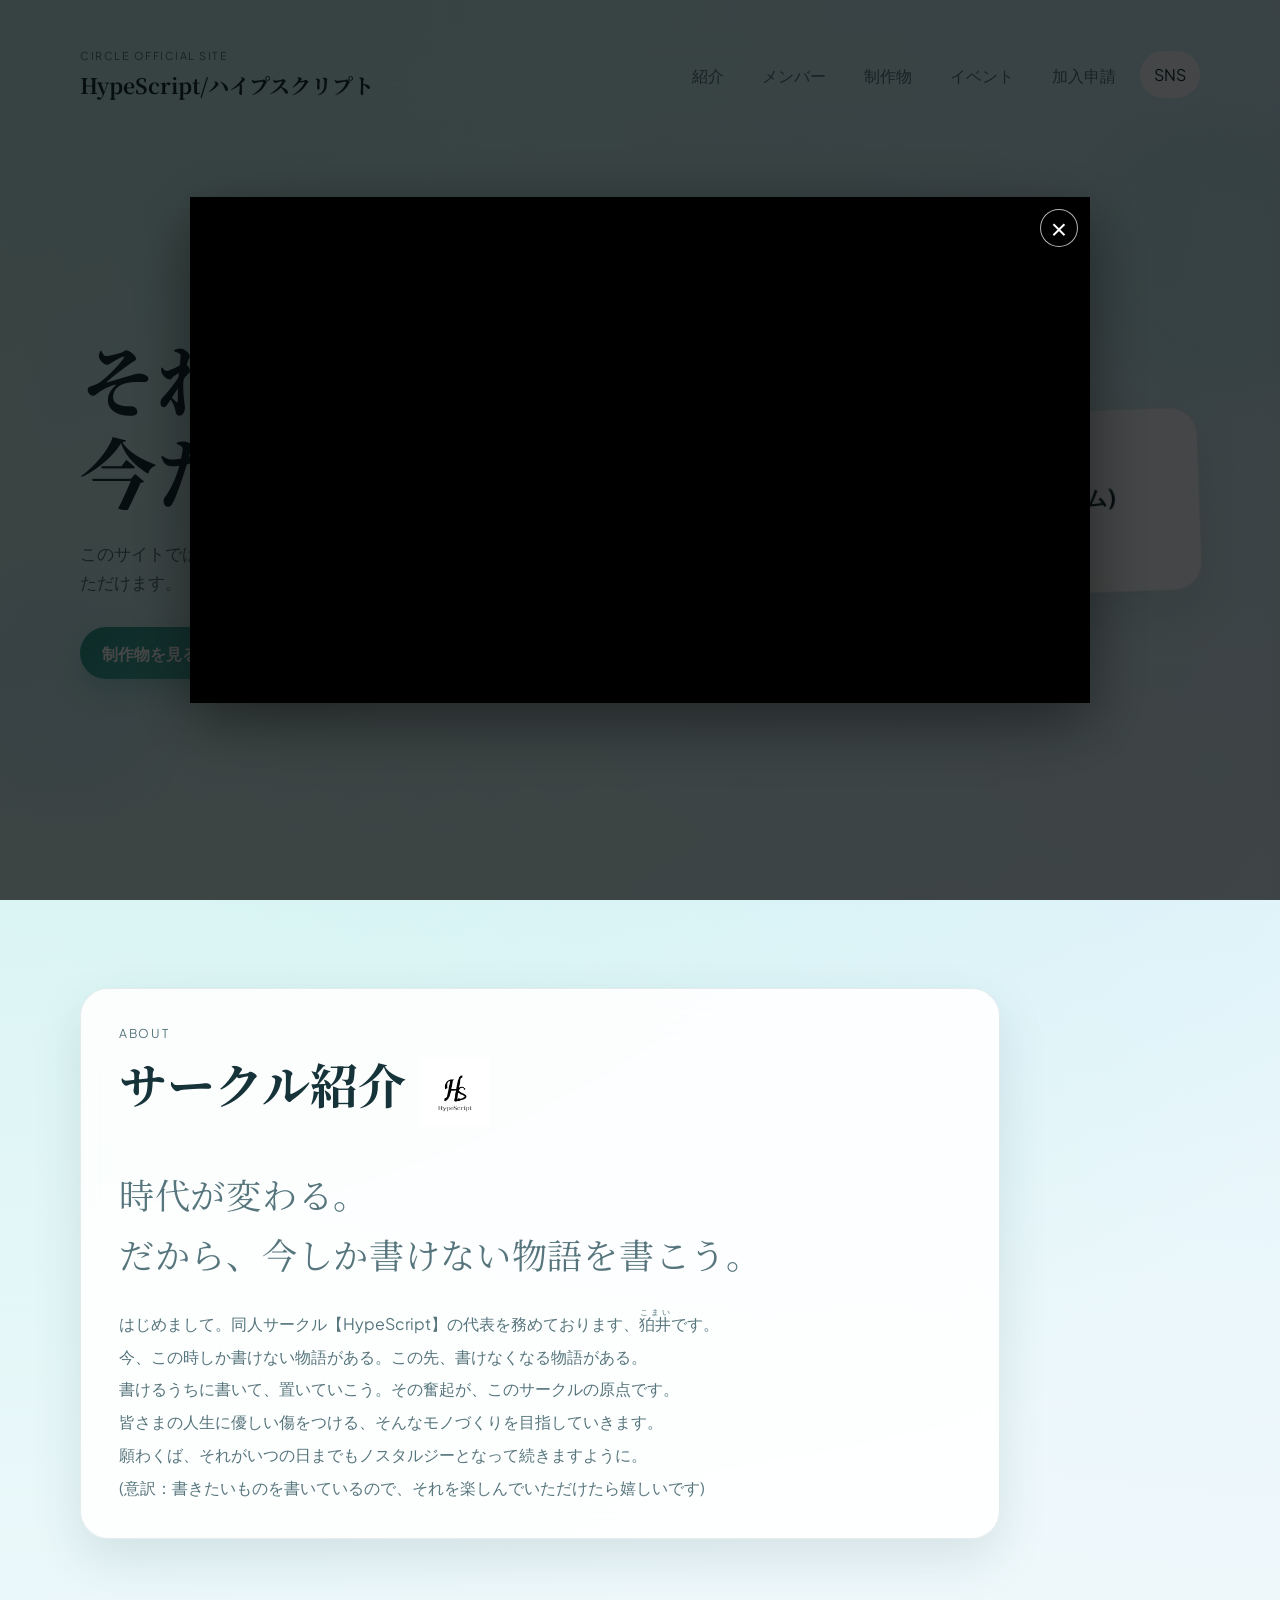
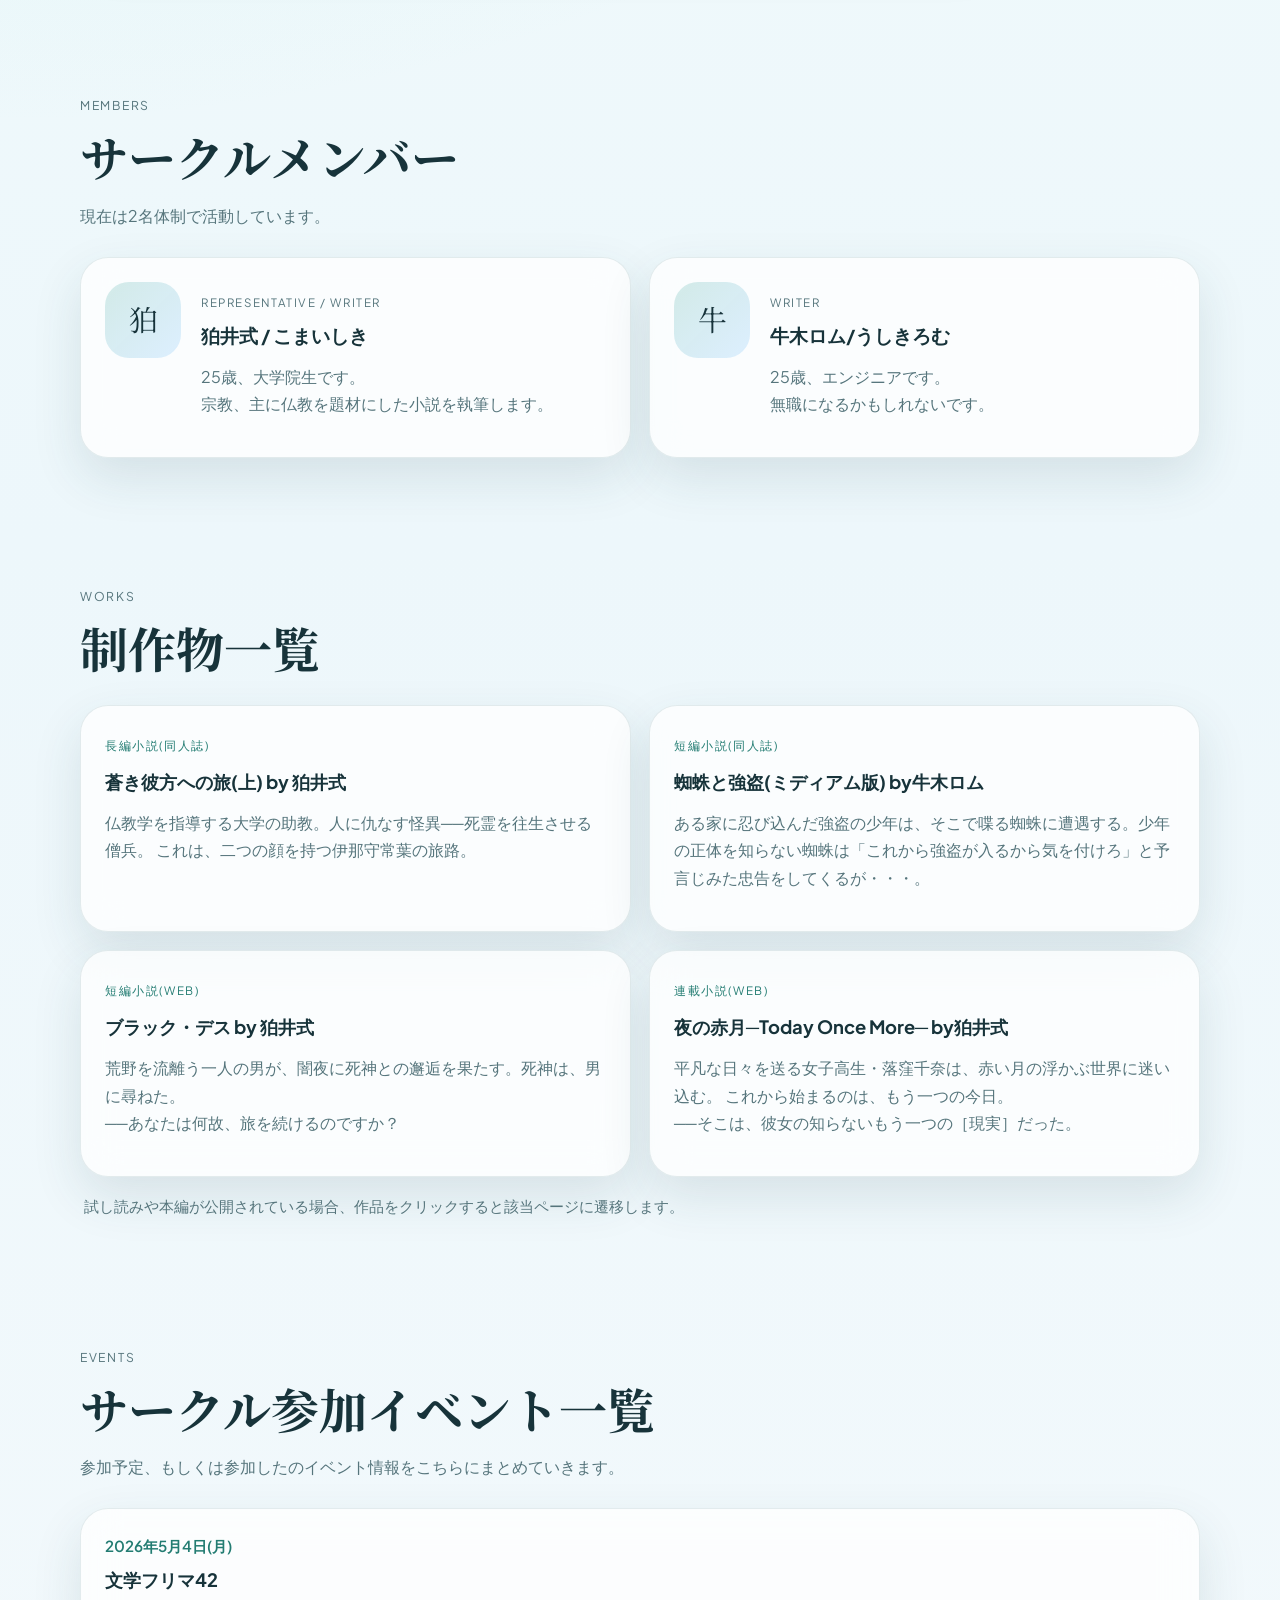
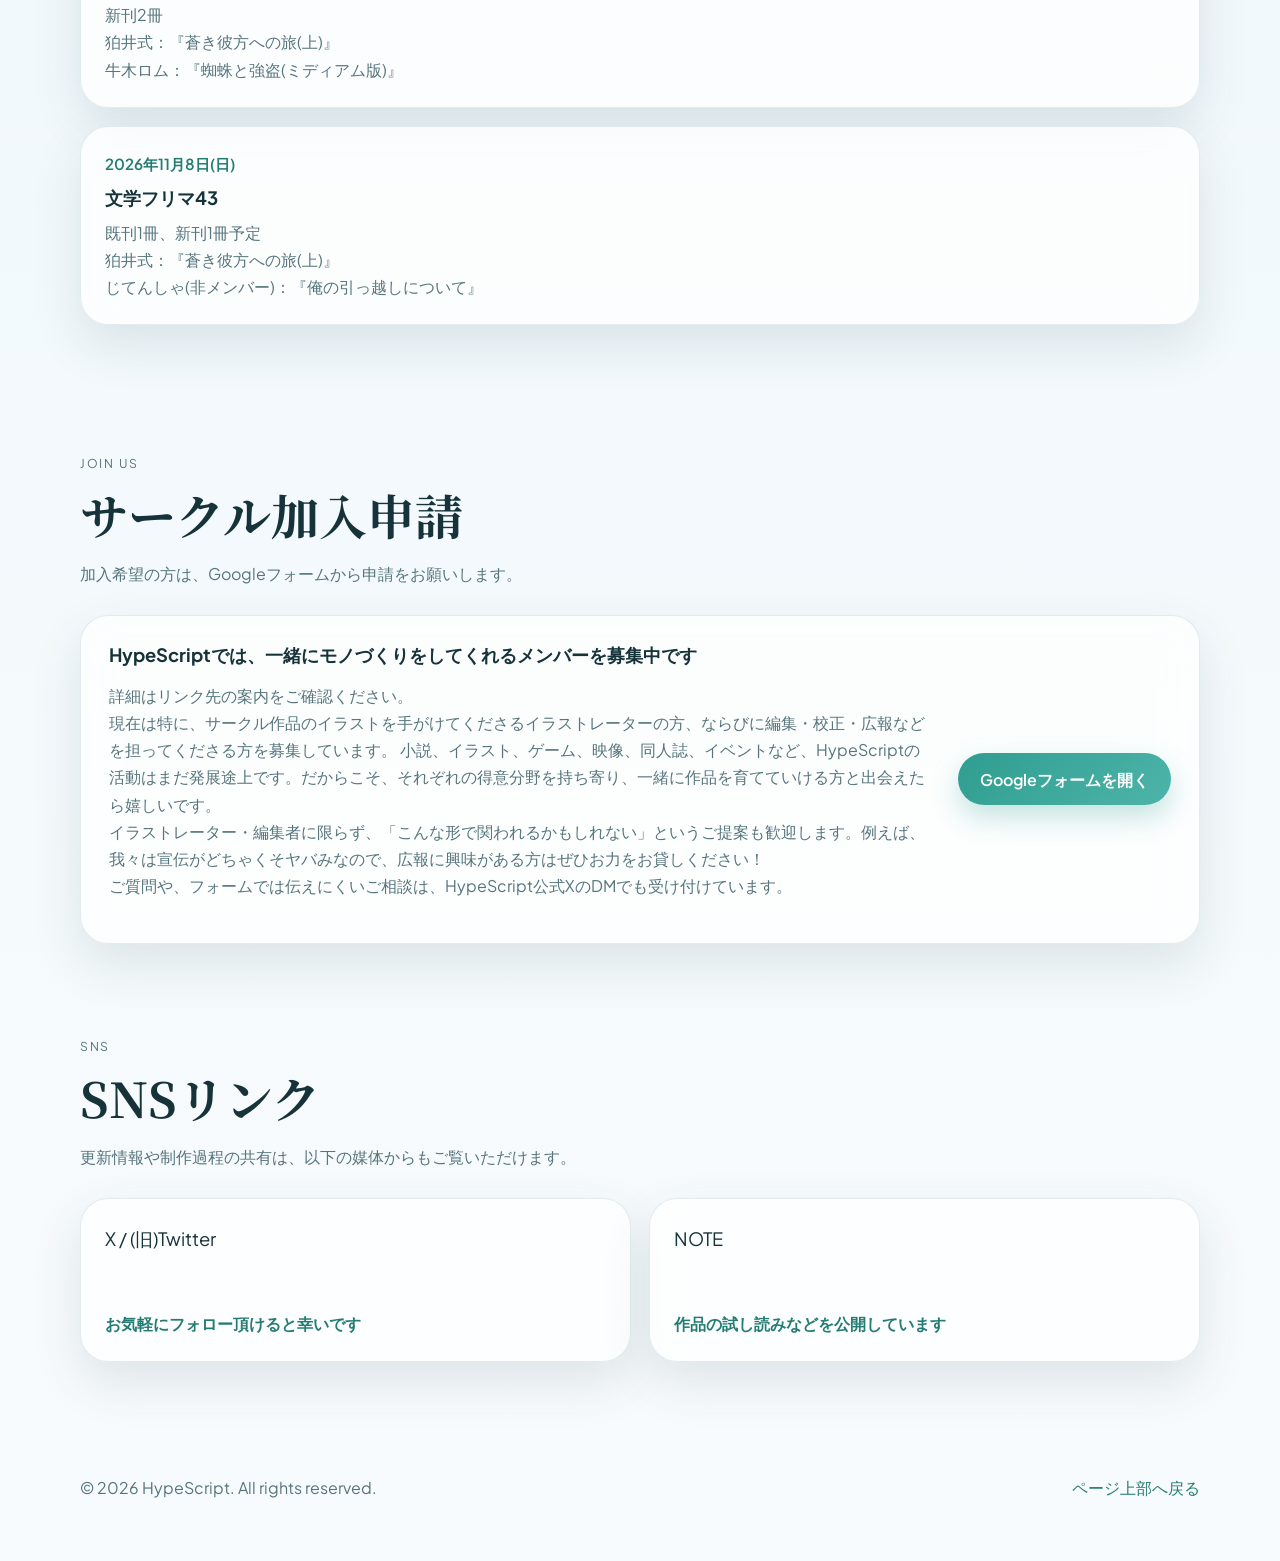
<file: index.html>
<!DOCTYPE html>
<html lang="ja">
<head>
  <meta charset="UTF-8">
  <meta name="viewport" content="width=device-width, initial-scale=1.0">
　<meta name="google-site-verification" content="suzFxD6go22rwyGmqxCU4Gox0AjZK6dk4NewnnPt3nc" />
  <title>HypeScript | 小説・創作同人サークル公式サイト</title>
  <meta
    name="description"
    content="サークル紹介、メンバー紹介、制作物一覧、加入案内、SNS情報を掲載した公式ホームページです。"
  >
  <link rel="preconnect" href="https://fonts.googleapis.com">
  <link rel="preconnect" href="https://fonts.gstatic.com" crossorigin>
  <link
    href="https://fonts.googleapis.com/css2?family=Noto+Serif+JP:wght@500;700&family=Plus+Jakarta+Sans:wght@400;500;600;700&display=swap"
    rel="stylesheet"
  >
  <link rel="stylesheet" href="styles.css?v=game-1">
  <link rel="stylesheet" href="video_modal.css">
</head>
<body>
  <div class="site-shell">
    <header class="site-header" id="top">
      <div class="brand">
        <span class="brand-kicker">Circle Official Site</span>
        <a href="#top" class="brand-title">HypeScript/ハイプスクリプト</a>
      </div>
      <button
        class="menu-toggle"
        type="button"
        aria-expanded="false"
        aria-controls="site-nav"
        aria-label="メニューを開閉"
      >
        <span></span>
        <span></span>
      </button>
      <nav class="site-nav" id="site-nav">
        <a href="#about">紹介</a>
        <a href="#members">メンバー</a>
        <a href="#works">制作物</a>
        <a href="#events">イベント</a>
        <a href="#join">加入申請</a>
        <a href="#sns">SNS</a>
      </nav>
    </header>

    <main>
      <section class="hero section">
        <div class="hero-copy reveal">
          <h1>それはきっと<br>今だけの物語</h1>
          <p class="hero-text">
            このサイトでは、サークルの活動内容や制作物、メンバー情報をまとめてご覧いただけます。
          </p>
          <div class="hero-actions">
            <a class="button button-primary" href="#works">制作物を見る</a>
            <a class="button button-secondary" href="#join">加入案内へ</a>
          </div>
        </div>
        <div class="hero-panel reveal">
          <div class="hero-card hero-card-main">
            <span class="hero-label">Current</span>
            <strong>メンバー 2名(狛井式・牛木ロム)<br>で活動中</strong>
          </div>
        </div>
      </section>

      <section class="section" id="about">
        <div class="section-heading reveal">
          <p class="eyebrow">About</p>
          <div class="about-heading">
            <h2>サークル紹介</h2>
            <img class="about-heading-logo" src="circle_log/HSのロゴ.png" alt="HypeScriptのロゴ">
          </div>
          <div class="about-layout">
            <div class="about-copy">
              <p class="lead-statement lead-statement-hero">
                時代が変わる。<br><span class="no-wrap">だから、今しか書けない物語を書こう。</span>
              </p>
              <p class="about-text">
                はじめまして。同人サークル【HypeScript】の代表を務めております、<ruby>狛井<rt>こまい</rt></ruby>です。<br>
                今、この時しか書けない物語がある。この先、書けなくなる物語がある。<br>
                書けるうちに書いて、置いていこう。その奮起が、このサークルの原点です。<br>
                皆さまの人生に優しい傷をつける、そんなモノづくりを目指していきます。<br>
                願わくば、それがいつの日までもノスタルジーとなって続きますように。<br>
                (意訳：書きたいものを書いているので、それを楽しんでいただけたら嬉しいです)
              </p>
            </div>
          </div>
        </div>
      </section>

      <section class="section" id="members">
        <div class="section-heading reveal">
          <p class="eyebrow">Members</p>
          <h2>サークルメンバー</h2>
          <p>現在は2名体制で活動しています。</p>
        </div>
        <div class="member-grid">
          <article class="member-card reveal">
            <div class="member-avatar">狛</div>
            <div class="member-body">
              <p class="member-role">Representative / Writer</p>
              <h3><a class="member-link" href="https://x.com/BoJing69260" target="_blank" rel="noreferrer">狛井式 / こまいしき</a></h3>
<p>25歳、大学院生です。      <br>
宗教、主に仏教を題材にした小説を執筆します。</p>
            </div>
          </article>
          <article class="member-card reveal">
            <div class="member-avatar">牛</div>
            <div class="member-body">
              <p class="member-role">Writer</p>
              <h3>牛木ロム/うしきろむ</h3>
<p>25歳、エンジニアです。<br>無職になるかもしれないです。</p>
            </div>
          </article>
        </div>
      </section>

      <section class="section" id="works">
        <div class="section-heading reveal">
          <p class="eyebrow">Works</p>
          <h2>制作物一覧</h2>
        </div>
        <div class="works-grid">
          <a
            class="work-card work-card-link reveal"
            href="./aokana.html"
            target="_blank"
            rel="noreferrer"
            aria-label="蒼き彼方への旅の試し読みページを開く"
          >
            <span class="work-tag">長編小説(同人誌)</span>
            <h3>蒼き彼方への旅(上) by 狛井式</h3>
            <p>
              仏教学を指導する大学の助教。人に仇なす怪異──死霊を往生させる僧兵。
              これは、二つの顔を持つ伊那守常葉の旅路。
            </p>
          </a>
          <article class="work-card reveal">
            <span class="work-tag">短編小説(同人誌)</span>
            <h3>蜘蛛と強盗(ミディアム版) by牛木ロム</h3>
            <p>ある家に忍び込んだ強盗の少年は、そこで喋る蜘蛛に遭遇する。少年の正体を知らない蜘蛛は「これから強盗が入るから気を付けろ」と予言じみた忠告をしてくるが・・・。</p>
          </article>
          <a
            class="work-card work-card-link reveal"
            href="blackdeath.html"
            aria-label="ブラック・デスの試し読みページを開く"
          >
            <span class="work-tag">短編小説(WEB)</span>
            <h3>ブラック・デス by 狛井式</h3>
            <p>荒野を流離う一人の男が、闇夜に死神との邂逅を果たす。死神は、男に尋ねた。<br>──あなたは何故、旅を続けるのですか？　</p>
          </a>
          <article class="work-card work-card-choice reveal" id="yoruaka-work-card">
            <button
              class="work-choice-trigger"
              type="button"
              aria-expanded="false"
              aria-controls="yoruaka-work-choice"
            >
              <span class="work-tag">連載小説(WEB)</span>
              <h3>夜の赤月─Today Once More─ by狛井式</h3>
              <p>平凡な日々を送る女子高生・落窪千奈は、赤い月の浮かぶ世界に迷い込む。
これから始まるのは、もう一つの今日。<br>──そこは、彼女の知らないもう一つの［現実］だった。</p>
            </button>
            <div class="work-choice-actions" id="yoruaka-work-choice" hidden>
              <a class="button button-secondary" href="yoruaka_intro.html">《本編へ》</a>
              <a class="button button-primary" href="card_game/game_hype.html">《ミニゲームへ》</a>
            </div>
          </article>
        </div>
        <p class="works-note reveal">試し読みや本編が公開されている場合、作品をクリックすると該当ページに遷移します。</p>
      </section>

      <section class="section" id="events">
        <div class="section-heading reveal">
          <p class="eyebrow">Events</p>
          <h2>サークル参加イベント一覧</h2>
          <p>参加予定、もしくは参加したのイベント情報をこちらにまとめていきます。</p>
        </div>
        <div class="event-list reveal">
          <article class="event-card">
            <p class="event-date">2026年5月4日(月)</p>
            <h3>文学フリマ42</h3>
            <p class="event-note">新刊2冊<br>狛井式：『蒼き彼方への旅(上)』<br>牛木ロム：『蜘蛛と強盗(ミディアム版)』</p>
          </article>
          <article class="event-card">
            <p class="event-date">2026年11月8日(日)</p>
            <h3>文学フリマ43</h3>
            <p class="event-note">既刊1冊、新刊1冊予定<br>狛井式：『蒼き彼方への旅(上)』<br>じてんしゃ(非メンバー)：『俺の引っ越しについて』</p>
          </article>
        </div>
      </section>

      <section class="section join-section" id="join">
        <div class="section-heading reveal">
          <p class="eyebrow">Join Us</p>
          <h2>サークル加入申請</h2>
          <p>
            加入希望の方は、Googleフォームから申請をお願いします。
           </p>
        </div>
        <div class="join-panel reveal">
          <div>
            <h3>HypeScriptでは、一緒にモノづくりをしてくれるメンバーを募集中です</h3>
            <p>
              詳細はリンク先の案内をご確認ください。<br>現在は特に、サークル作品のイラストを手がけてくださるイラストレーターの方、ならびに編集・校正・広報などを担ってくださる方を募集しています。
              小説、イラスト、ゲーム、映像、同人誌、イベントなど、HypeScriptの活動はまだ発展途上です。だからこそ、それぞれの得意分野を持ち寄り、一緒に作品を育てていける方と出会えたら嬉しいです。<br>イラストレーター・編集者に限らず、「こんな形で関われるかもしれない」というご提案も歓迎します。例えば、我々は宣伝がどちゃくそヤバみなので、広報に興味がある方はぜひお力をお貸しください！<br>ご質問や、フォームでは伝えにくいご相談は、HypeScript公式XのDMでも受け付けています。
            </p>
          </div>
          <a
            class="button button-primary"
            href="https://docs.google.com/forms/d/e/1FAIpQLSdiAMQo9JcdnBLaW_PPO8O6WMG9MLogzMnffxtZpLmgih0i_g/viewform?usp=publish-editor"
            id="join-form-link"
            target="_blank"
            rel="noreferrer"
          >Googleフォームを開く</a>
        </div>
      </section>

      <section class="section" id="sns">
        <div class="section-heading reveal">
          <p class="eyebrow">SNS</p>
          <h2>SNSリンク</h2>
          <p>更新情報や制作過程の共有は、以下の媒体からもご覧いただけます。</p>
        </div>
        <div class="sns-grid">
          <a class="sns-card reveal" href="https://x.com/HypeScript2024" aria-label="Xのリンク" target="_blank" rel="noreferrer">
            <span class="sns-name">X / (旧)Twitter</span>
            <span class="sns-handle">お気軽にフォロー頂けると幸いです</span>
          </a>
          <a class="sns-card reveal" href="https://note.com/hypescript" aria-label="思ったよりSNSないな">
            <span class="sns-name">NOTE</span>
            <span class="sns-handle">作品の試し読みなどを公開しています</span>
          </a>
        </div>
      </section>
    </main>

    <footer class="site-footer">
      <p>© 2026 HypeScript. All rights reserved.</p>
      <a href="#top">ページ上部へ戻る</a>
    </footer>
  </div>

  <script src="script.js?v=game-1"></script>
  <script src="video_modal.js"></script>
</body>
</html>
</file>
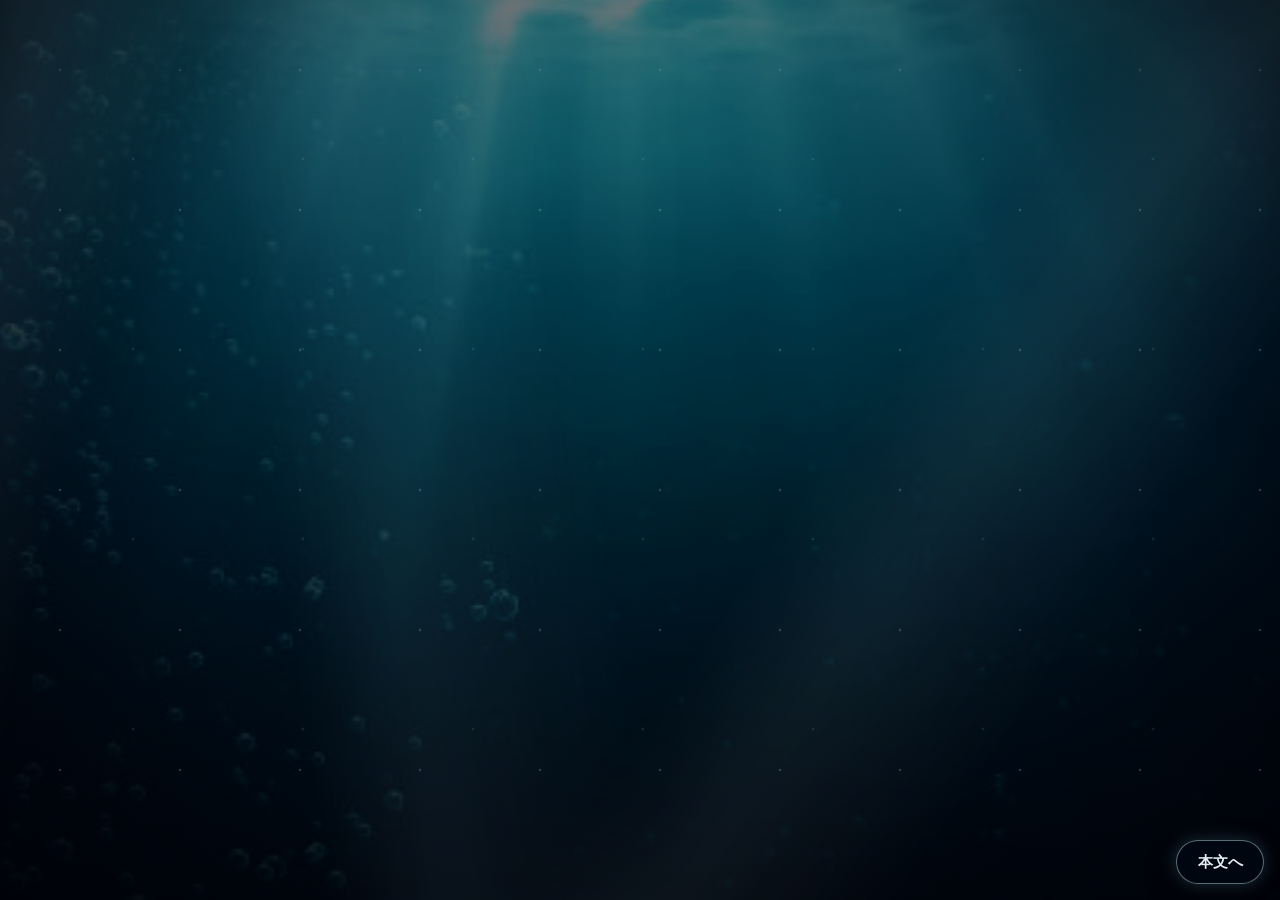
<file: aokana.html>
<!doctype html>
<html lang="ja">
  <head>
    <meta charset="utf-8">
    <meta name="viewport" content="width=device-width, initial-scale=1">
    <title>蒼き彼方への旅 - 試し読み前演出</title>
    <meta name="description" content="蒼き彼方への旅の試し読み演出ページ。">
    <link rel="stylesheet" href="./aokana_styles.css">
  </head>
  <body>
    <!--
      本体サイト接続点:
      制作物一覧の「蒼き彼方への旅」試し読みリンクを ./aokana.html に向けると
      中間演出ページとして動作。
      Noteへの遷移先は aokana_script.js の AOKANAYOU_INTRO_CONFIG.noteUrl で管理。
    -->
    <main class="aokanayou-intro" aria-label="蒼き彼方への旅 試し読み前演出">
      <div class="sea-background" aria-hidden="true"></div>
      <div class="sea-vignette" aria-hidden="true"></div>
      <div class="light-shafts" aria-hidden="true"></div>
      <div class="particle-field" aria-hidden="true"></div>
      <div class="bubble-field" aria-hidden="true"></div>

      <section class="memory-stage" aria-live="polite" aria-atomic="true">
        <p id="memoryLine" class="memory-line"></p>
        <p id="finalLine" class="final-line" aria-hidden="true">死霊、往生なさい</p>
      </section>

      <button id="skipButton" class="skip-button" type="button">本文へ</button>
    </main>

    <script src="./aokana_script.js" defer></script>
  </body>
</html>
</file>
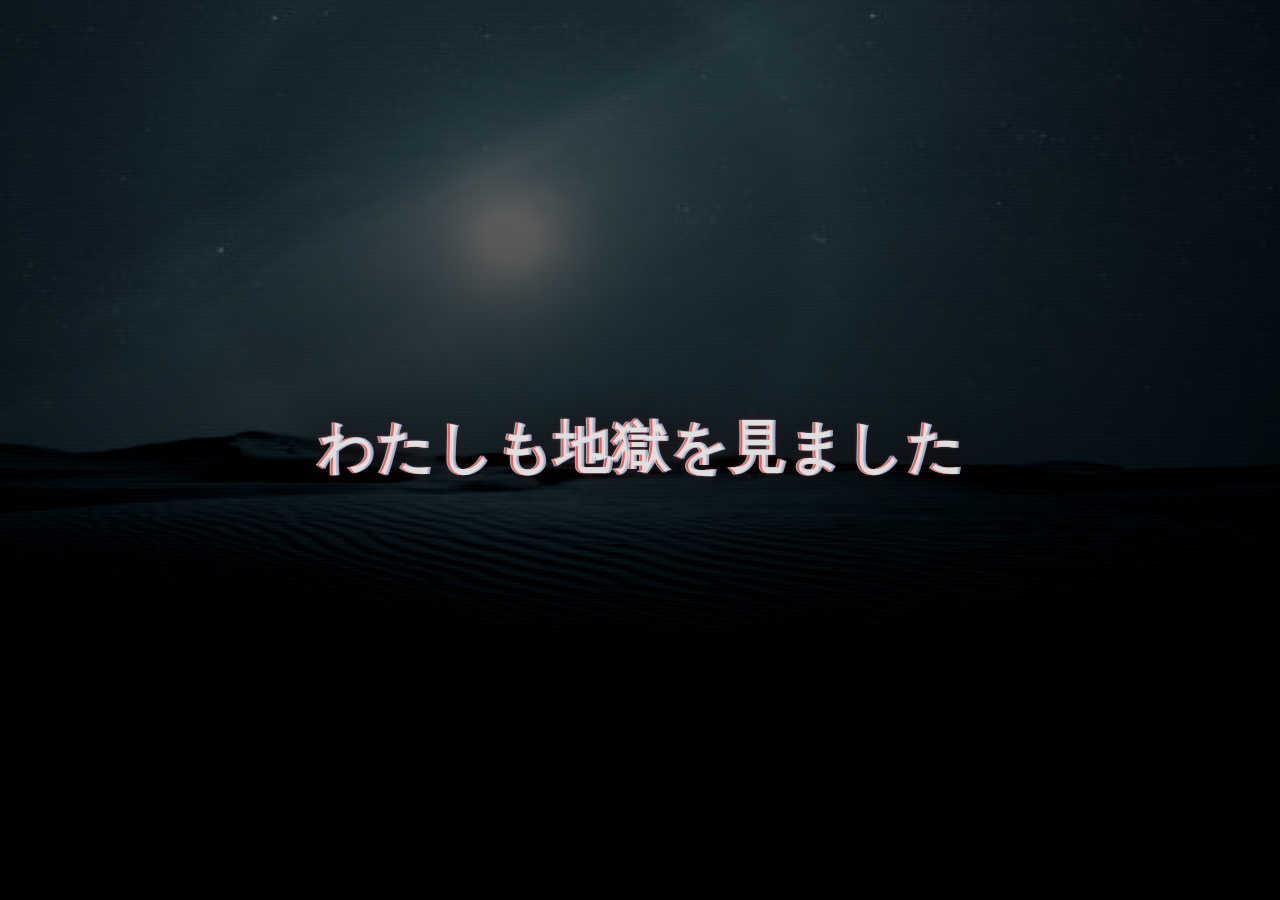
<file: blackdeath.html>
<!doctype html>
<html lang="ja">
  <head>
    <meta charset="utf-8">
    <meta name="viewport" content="width=device-width, initial-scale=1">
    <title>Blackdeath - 試し読み前演出</title>
    <meta name="description" content="Blackdeathの試し読み演出ページ">
    <link rel="stylesheet" href="./blackdeath.css">
  </head>
  <body>
    <!--
      blackdeath intro effect:
      制作物一覧から blackdeath.html へリンクすると、この中間演出が再生。
      遷移先URLと表示文言は blackdeath.js の BLACKDEATH_CONFIG で管理。
    -->
    <main class="blackdeath-stage" aria-label="Blackdeath 試し読み前演出">
      <div class="background-image" aria-hidden="true"></div>
      <div class="noise-layer" aria-hidden="true"></div>

      <p id="glitchLine" class="glitch" data-text="" aria-live="polite"></p>
    </main>

    <script src="./blackdeath.js" defer></script>
  </body>
</html>
</file>
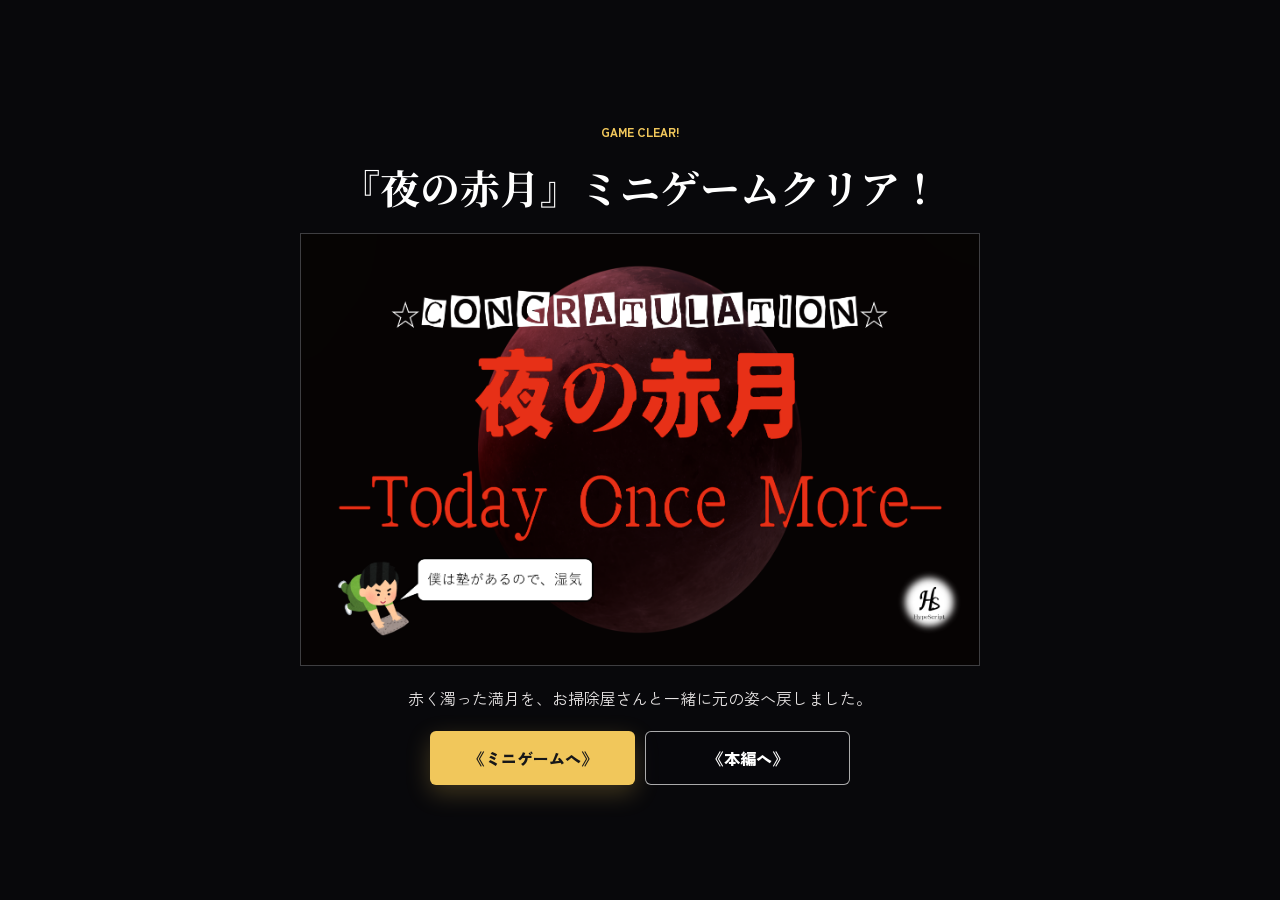
<file: yoruaka_clear_share.html>
<!DOCTYPE html>
<html lang="ja">
<head>
  <meta charset="UTF-8">
  <meta name="viewport" content="width=device-width, initial-scale=1.0, viewport-fit=cover">
  <meta name="description" content="『夜の赤月』ミニゲームをクリア！">
  <meta property="og:type" content="website">
  <meta property="og:url" content="https://hypescript2024.github.io/Circle-Official-Site/yoruaka_clear_share.html">
  <meta property="og:title" content="『夜の赤月』ミニゲームクリア！">
  <meta property="og:description" content="赤く濁った満月を、元の姿に戻しました！">
  <meta property="og:image" content="https://hypescript2024.github.io/Circle-Official-Site/images/%E3%82%AF%E3%83%AA%E3%82%A2%E7%94%BB%E5%83%8F.png">
  <meta property="og:image:width" content="3094">
  <meta property="og:image:height" content="1965">
  <meta property="og:image:alt" content="元の色に戻った満月と夜の赤月のロゴが入ったクリア画像">
  <meta name="twitter:card" content="summary_large_image">
  <meta name="twitter:title" content="『夜の赤月』ミニゲームクリア！">
  <meta name="twitter:description" content="赤く濁った満月を、元の姿に戻しました！">
  <meta name="twitter:image" content="https://hypescript2024.github.io/Circle-Official-Site/images/%E3%82%AF%E3%83%AA%E3%82%A2%E7%94%BB%E5%83%8F.png">
  <title>ゲームクリア！ | 夜の赤月</title>
  <link rel="preconnect" href="https://fonts.googleapis.com">
  <link rel="preconnect" href="https://fonts.gstatic.com" crossorigin>
  <link href="https://fonts.googleapis.com/css2?family=Noto+Serif+JP:wght@600;700&family=Zen+Kaku+Gothic+New:wght@500;700;900&display=swap" rel="stylesheet">
  <link rel="stylesheet" href="yoruaka_game.css?v=game-3">
</head>
<body class="yoruaka-body clear-share-page">
  <main class="clear-share-screen">
    <p class="result-kicker">Game Clear!</p>
    <h1>『夜の赤月』ミニゲームクリア！</h1>
    <img class="clear-share-image" src="images/クリア画像.png" alt="元の色に戻った満月と夜の赤月のロゴが入ったクリア画像">
    <p class="clear-share-copy">赤く濁った満月を、お掃除屋さんと一緒に元の姿へ戻しました。</p>
    <nav class="clear-share-actions" aria-label="ゲームクリア後のリンク">
      <a class="game-button game-button--primary" href="card_game/game_hype.html">《ミニゲームへ》</a>
      <a class="game-button game-button--ghost" href="yoruaka_intro.html">《本編へ》</a>
    </nav>
  </main>
</body>
</html>
</file>
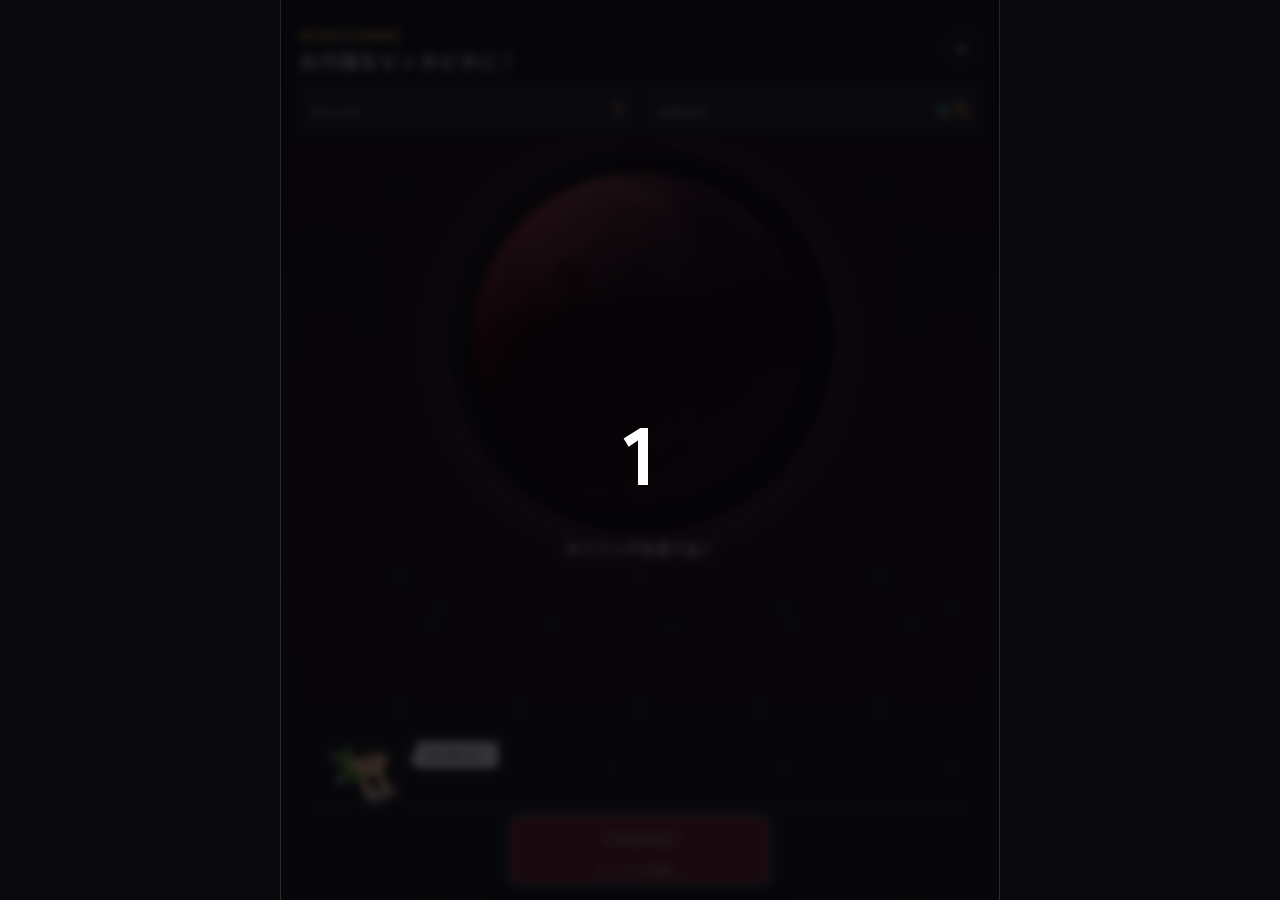
<file: yoruaka_game.html>
<!DOCTYPE html>
<html lang="ja">
<head>
  <meta charset="UTF-8">
  <meta name="viewport" content="width=device-width, initial-scale=1.0, viewport-fit=cover">
  <meta name="description" content="赤い月を掃除して元の姿に戻すミニゲーム！">
  <meta property="og:type" content="website">
  <meta property="og:url" content="https://hypescript2024.github.io/Circle-Official-Site/yoruaka_game.html">
  <meta property="og:title" content="月のお掃除 | 夜の赤月">
  <meta property="og:description" content="赤く濁った満月を、お掃除屋さんと一緒に綺麗にしよう！">
  <meta property="og:image" content="https://hypescript2024.github.io/Circle-Official-Site/images/yoruaka_menu_preview.png">
  <meta property="og:image:width" content="1200">
  <meta property="og:image:height" content="630">
  <meta property="og:image:alt" content="夜の赤月ミニゲームのメニュー画面">
  <meta name="twitter:card" content="summary_large_image">
  <meta name="twitter:title" content="月のお掃除 | 夜の赤月">
  <meta name="twitter:description" content="赤く濁った満月を、お掃除屋さんと一緒に綺麗にしよう！">
  <meta name="twitter:image" content="https://hypescript2024.github.io/Circle-Official-Site/images/yoruaka_menu_preview.png">
  <title>月のお掃除 | 夜の赤月</title>
  <link rel="preconnect" href="https://fonts.googleapis.com">
  <link rel="preconnect" href="https://fonts.gstatic.com" crossorigin>
  <link href="https://fonts.googleapis.com/css2?family=Noto+Serif+JP:wght@600;700&family=Zen+Kaku+Gothic+New:wght@500;700;900&display=swap" rel="stylesheet">
  <link rel="stylesheet" href="yoruaka_game.css?v=game-3">
</head>
<body class="yoruaka-body play-page">
  <main class="play-screen" id="playScreen">
    <header class="play-header">
      <div>
        <p class="screen-kicker">Moon Cleaning</p>
        <h1>お月様をピッカピカに！</h1>
      </div>
      <a class="close-game" href="yoruaka_menu.html" aria-label="ゲームを終了してメニューへ戻る"><span aria-hidden="true">×</span></a>
    </header>

    <section class="status-bar" aria-label="ゲーム状況">
      <p><span>チャンス</span><strong id="chanceCount">7</strong></p>
      <p><span>ピカピカ</span><strong><b id="cleanCount">0</b>/5</strong></p>
    </section>

    <section class="game-stage" id="gameStage" aria-label="月のお掃除ゲーム">
      <div class="stars" aria-hidden="true"></div>

      <div class="moon-wrap" id="moonWrap">
        <img class="moon-layer moon-layer--clean" src="images/moon(nontitle).png" alt="元の色のお月様">
        <img class="moon-layer moon-dirt moon-dirt--1" src="images/moon(nontitle).png" alt="">
        <img class="moon-layer moon-dirt moon-dirt--2" src="images/moon(nontitle).png" alt="">
        <img class="moon-layer moon-dirt moon-dirt--3" src="images/moon(nontitle).png" alt="">
        <img class="moon-layer moon-dirt moon-dirt--4" src="images/moon(nontitle).png" alt="">
        <img class="moon-layer moon-dirt moon-dirt--5" src="images/moon(nontitle).png" alt="">
        <div class="moon-gloss" aria-hidden="true"></div>
      </div>

      <p class="game-feedback" id="gameFeedback" aria-live="polite">タイミングを見てね！</p>

      <div class="cleaner-lane" aria-label="左右に動くお掃除屋さん">
        <button class="cleaner-mover" id="cleanerMover" type="button" aria-label="お掃除屋さんを発進させる">
          <span class="cleaner-launcher" id="cleaner">
            <img src="images/zoukin_boy.png" alt="お掃除屋さん" class="cleaner-art">
            <span class="cleaner-hit-area" aria-hidden="true"></span>
            <span class="cleaner-speech">がんばルビィ</span>
          </span>
        </button>
      </div>

      <button class="osog-button" id="osogButton" type="button" disabled>
        <span>《OSOG》</span>
        <small>タップでお掃除！</small>
      </button>

      <button class="hero-button" id="heroButton" type="button" hidden disabled>
        <span>救いのヒーロー</span>
        <span>召喚</span>
      </button>
    </section>

    <div class="hero-cutin" id="heroCutin" hidden aria-hidden="true">
      <div class="hero-cutin-frame">
        <img src="images/senna_cutin.jpg" alt="" class="hero-cutin-image">
      </div>
    </div>

    <div class="countdown-overlay" id="countdownOverlay" aria-live="assertive">
      <p id="countdownText">3</p>
    </div>

    <section class="result-overlay" id="resultOverlay" hidden aria-live="assertive">
      <div class="confetti" id="confetti" aria-hidden="true"></div>
      <div class="result-panel" id="resultPanel">
        <p class="result-kicker" id="resultKicker">Moon Cleaned!</p>
        <h2 id="resultTitle">CONGRATULATION！！</h2>
        <p id="resultMessage">お月様がピッカピカになったよ！</p>
        <div class="result-actions">
          <a class="game-button game-button--primary" href="yoruaka_intro.html">《本編へ》</a>
          <a class="game-button game-button--ghost" href="yoruaka_game_explanation.html">《もう一度プレイ》</a>
        </div>
      </div>

      <div class="reward-modal" id="rewardModal" hidden role="dialog" aria-modal="true" aria-labelledby="rewardTitle">
        <div class="reward-modal-shell">
          <button class="reward-modal-close" id="rewardModalClose" type="button" aria-label="ゲームクリア画面を閉じる" title="閉じる">×</button>
          <p class="result-kicker">Game Clear!</p>
          <h2 id="rewardTitle">ゲームクリア！</h2>
          <img class="reward-image" src="images/クリア画像.png" alt="元の色に戻った満月と夜の赤月のロゴが入ったクリア画像">
          <div class="reward-modal-actions">
            <a class="game-button game-button--post" id="tweetButton" href="https://x.com/intent/tweet" target="_blank" rel="noopener noreferrer">ポストする</a>
          </div>
        </div>
      </div>
    </section>
  </main>
  <script src="yoruaka_game.js?v=game-6"></script>
</body>
</html>
</file>
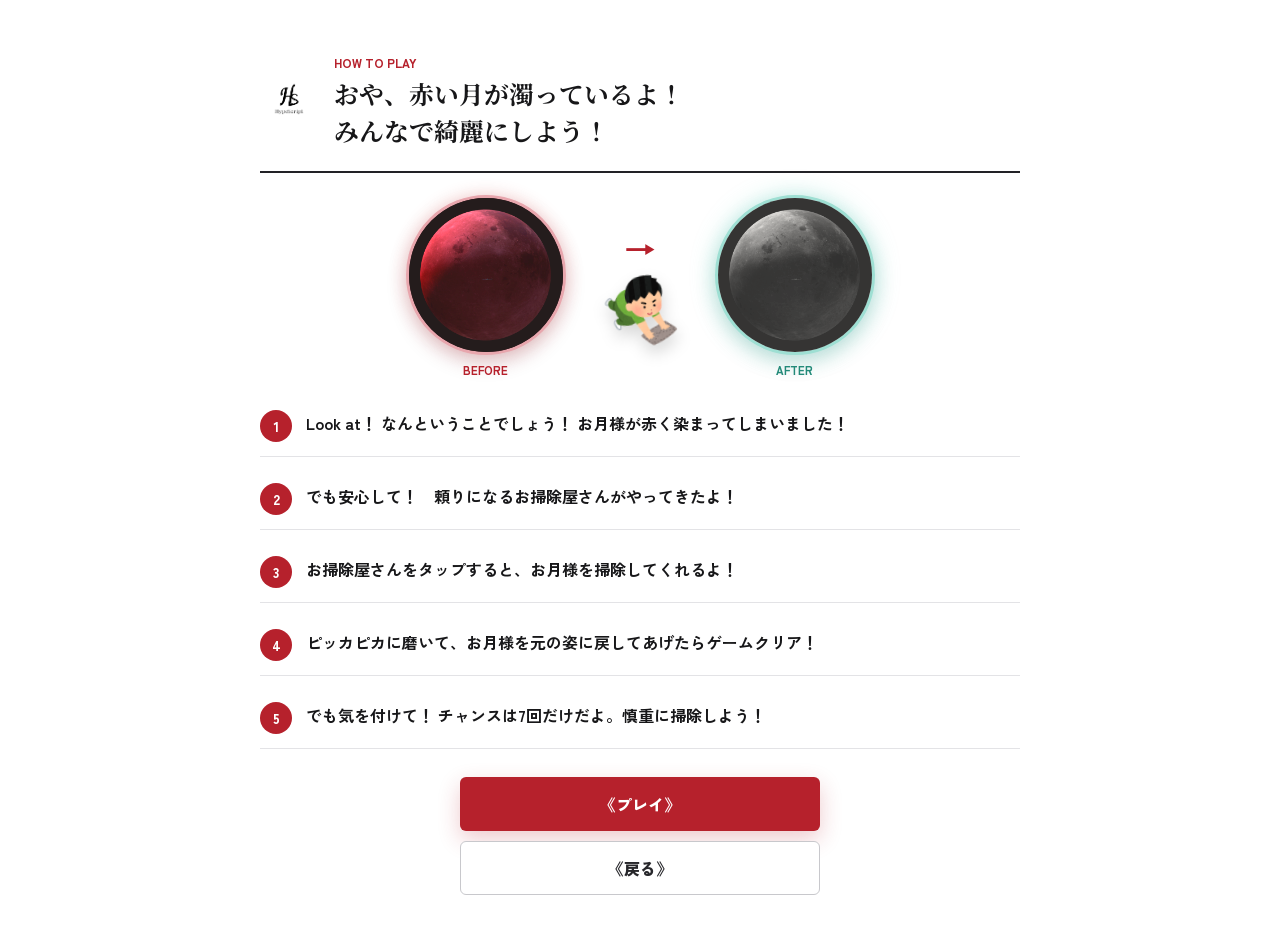
<file: yoruaka_game_explanation.html>
<!DOCTYPE html>
<html lang="ja">
<head>
  <meta charset="UTF-8">
  <meta name="viewport" content="width=device-width, initial-scale=1.0, viewport-fit=cover">
  <meta name="description" content="夜の赤月ミニゲームの遊び方です。">
  <title>ゲーム説明 | 夜の赤月</title>
  <link rel="preconnect" href="https://fonts.googleapis.com">
  <link rel="preconnect" href="https://fonts.gstatic.com" crossorigin>
  <link href="https://fonts.googleapis.com/css2?family=Noto+Serif+JP:wght@600;700&family=Zen+Kaku+Gothic+New:wght@500;700;900&display=swap" rel="stylesheet">
  <link rel="stylesheet" href="yoruaka_game.css?v=game-3">
</head>
<body class="yoruaka-body explanation-page">
  <main class="explanation-screen">
    <header class="explanation-header">
      <img src="images/hype_logo.png" alt="HypeScript" class="circle-mark">
      <div>
        <p class="screen-kicker">How to play</p>
        <h1>おや、赤い月が濁っているよ！<br>みんなで綺麗にしよう！</h1>
      </div>
    </header>

    <div class="explanation-visual" aria-label="赤く濁った月が掃除によって元の色へ戻る様子">
      <figure class="moon-comparison">
        <div class="mini-moon-wrap">
          <img src="images/moon(nontitle).png" alt="赤く濁った掃除前の月" class="mini-moon">
        </div>
        <figcaption>BEFORE</figcaption>
      </figure>
      <div class="comparison-action" aria-hidden="true">
        <span>→</span>
        <img src="images/zoukin_boy.png" alt="" class="mini-cleaner">
      </div>
      <figure class="moon-comparison">
        <div class="mini-moon-wrap mini-moon-wrap--after">
          <img src="images/moon(nontitle).png" alt="元の色に戻った掃除後の月" class="mini-moon">
        </div>
        <figcaption>AFTER</figcaption>
      </figure>
    </div>

    <ol class="rule-list">
      <li><span>Look at！ なんということでしょう！ お月様が赤く染まってしまいました！</span></li>
      <li><span>でも安心して！　頼りになるお掃除屋さんがやってきたよ！</span></li>
      <li><span>お掃除屋さんをタップすると、お月様を掃除してくれるよ！</span></li>
      <li><span>ピッカピカに磨いて、お月様を元の姿に戻してあげたらゲームクリア！</span></li>
      <li><span>でも気を付けて！ チャンスは7回だけだよ。慎重に掃除しよう！</span></li>
    </ol>

    <div class="explanation-actions">
      <a class="game-button game-button--play" href="yoruaka_game.html">《プレイ》</a>
      <a class="game-button game-button--light" href="yoruaka_menu.html">《戻る》</a>
    </div>
  </main>
</body>
</html>
</file>
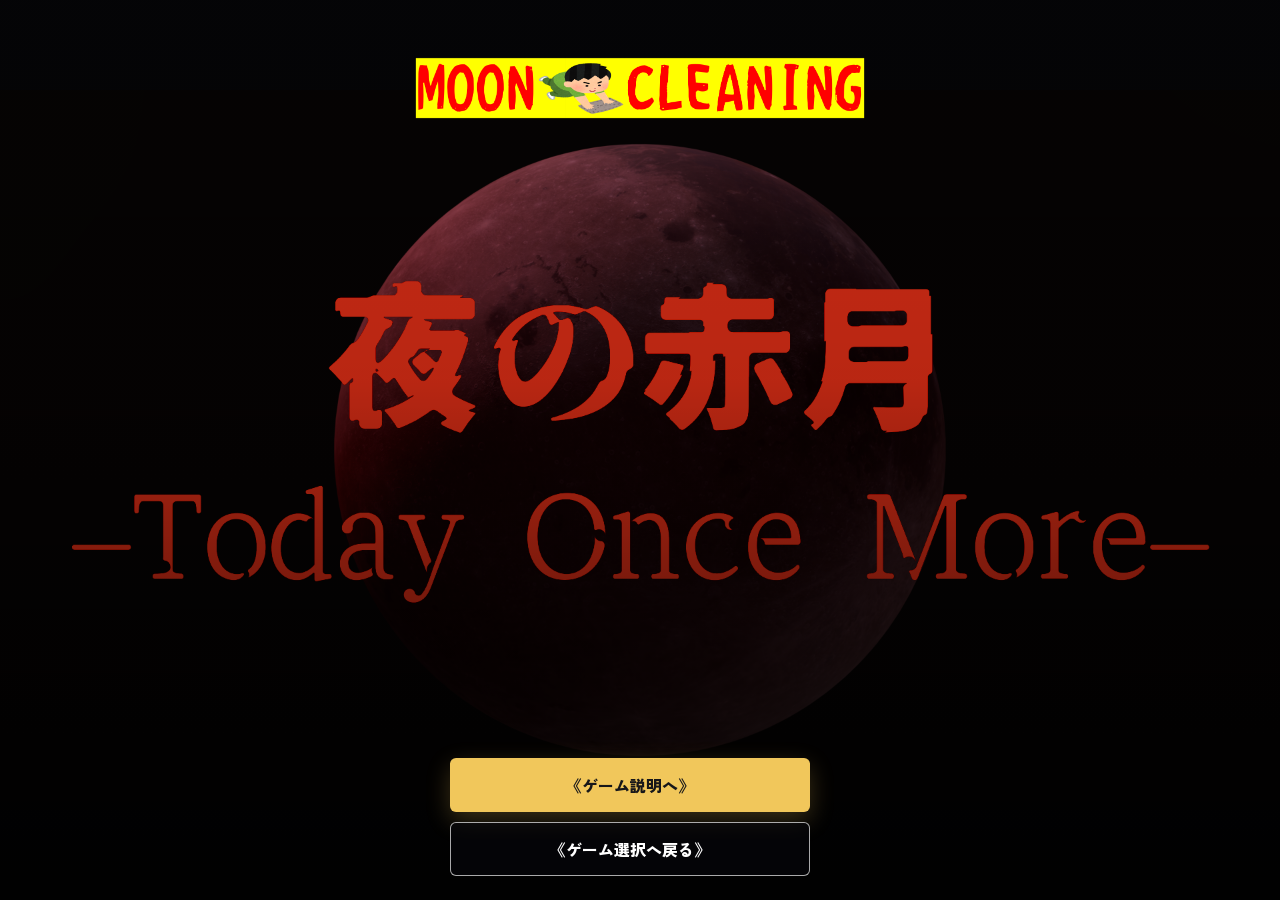
<file: yoruaka_menu.html>
<!DOCTYPE html>
<html lang="ja">
<head>
  <meta charset="UTF-8">
  <meta name="viewport" content="width=device-width, initial-scale=1.0, viewport-fit=cover">
  <meta property="og:type" content="website">
  <meta property="og:url" content="https://hypescript2024.github.io/Circle-Official-Site/yoruaka_menu.html">
  <meta property="og:title" content="夜の赤月 | ミニゲーム">
  <meta property="og:description" content="赤く濁った満月を、お掃除屋さんと一緒に綺麗にしよう！">
  <meta property="og:image" content="https://hypescript2024.github.io/Circle-Official-Site/images/yoruaka_menu_preview.png">
  <meta property="og:image:width" content="1200">
  <meta property="og:image:height" content="630">
  <meta property="og:image:alt" content="夜の赤月ミニゲームのメニュー画面">
  <meta name="twitter:card" content="summary_large_image">
  <meta name="twitter:title" content="夜の赤月 | ミニゲーム">
  <meta name="twitter:description" content="赤く濁った満月を、お掃除屋さんと一緒に綺麗にしよう！">
  <meta name="twitter:image" content="https://hypescript2024.github.io/Circle-Official-Site/images/yoruaka_menu_preview.png">
  <meta name="description" content="夜の赤月のミニゲームメニューです。">
  <title>夜の赤月 | ミニゲーム</title>
  <link rel="preconnect" href="https://fonts.googleapis.com">
  <link rel="preconnect" href="https://fonts.gstatic.com" crossorigin>
  <link href="https://fonts.googleapis.com/css2?family=Noto+Serif+JP:wght@600;700&family=Zen+Kaku+Gothic+New:wght@500;700;900&display=swap" rel="stylesheet">
  <link rel="stylesheet" href="yoruaka_game.css?v=game-4">
</head>
<body class="yoruaka-body landing-page">
  <main class="landing-screen">
    <h1 class="visually-hidden">夜の赤月 ミニゲーム</h1>
    <div class="landing-shade" aria-hidden="true"></div>
    <div class="landing-content">
      <img class="landing-logo" src="images/card/title_logo/MoonCLEANING_logo_add.png" alt="MOON CLEANING">
    </div>

    <nav class="landing-actions" aria-label="ミニゲームメニュー">
      <a class="game-button game-button--primary" href="yoruaka_game_explanation.html">《ゲーム説明へ》</a>
      <a class="game-button game-button--ghost" href="card_game/game_hype.html">《ゲーム選択へ戻る》</a>
    </nav>
  </main>
</body>
</html>
</file>
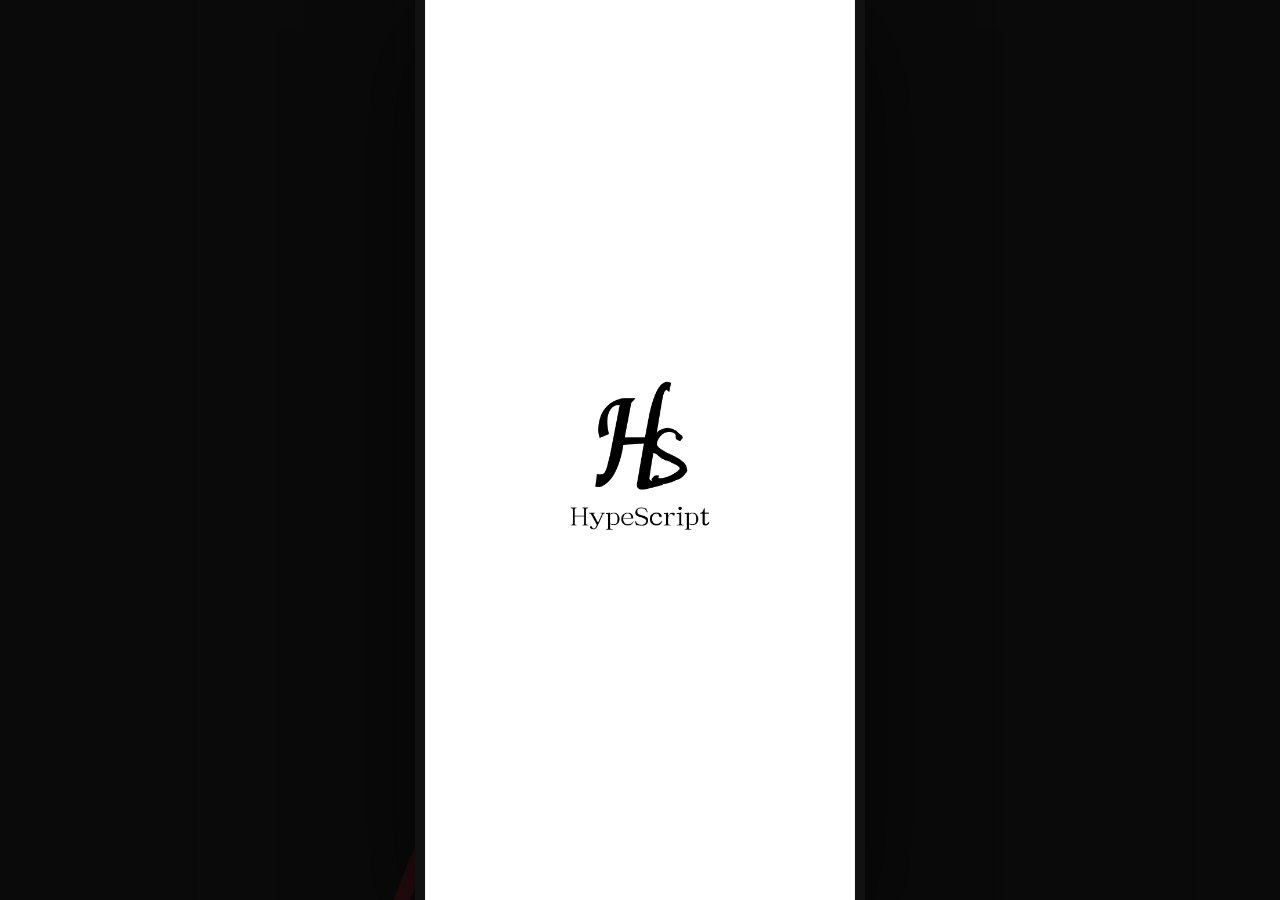
<file: card_game/game_hype.html>
<!doctype html>
<html lang="ja">
<head>
  <meta charset="utf-8">
  <meta name="viewport" content="width=device-width, initial-scale=1, viewport-fit=cover">
  <meta name="theme-color" content="#ece8df">
  <meta name="color-scheme" content="light">
  <meta name="description" content="『夜の赤月 -Today Once More-』の作品世界を題材にしたデジタルゲームを遊べます">
  <title>夜の赤月 -Today Once More- | PLAYGROUND</title>
  <link rel="icon" href="../images/card/play_mat/yoruaka_logo.png" type="image/png">
    <link rel="stylesheet" href="game_hype.css?v=20260821-prod3">
  <link rel="stylesheet" href="battle.css?v=20260821-prod1">
</head>
<body>
  <div class="desktop-backdrop" aria-hidden="true">
    <span>YORU NO AKATSUKI</span>
    <span>TODAY ONCE MORE</span>
  </div>

  <main class="game-shell" id="game-shell" aria-live="polite">
    <div class="paper-grain" aria-hidden="true"></div>

    <section class="screen portal-splash is-active" data-screen="portal-splash" aria-labelledby="portal-splash-heading">
      <h1 id="portal-splash-heading" class="visually-hidden">HypeScript</h1>
      <img src="../images/card/play_mat/circle_logo.png" alt="HypeScript">
    </section>

    <section class="screen game-select-screen" data-screen="game-select" aria-labelledby="game-select-heading" hidden>
      <header class="game-select-header">
        <p class="game-select-kicker">SELECT A GAME</p>
        <h2 id="game-select-heading">プレイしたいゲームを<br>選択してください</h2>
        <a class="game-select-back" href="../index.html">戻る</a>
      </header>
      <div class="game-choice-grid">
        <button class="game-choice game-choice-cleaning" type="button" data-entry-game="cleaning" aria-label="お掃除ゲームを選択">
          <video muted loop playsinline preload="metadata" aria-hidden="true">
            <source src="../images/card/video/moon_clean_web.mp4" type="video/mp4">
          </video>
          <span class="game-choice-shade" aria-hidden="true"></span>
          <span class="game-choice-number">01</span>
          <span class="game-choice-label"><small>MOON CLEANING</small><strong>お掃除ゲーム</strong></span>
        </button>
        <button class="game-choice game-choice-card" type="button" data-entry-game="card" aria-label="デジタルカードゲームを選択">
          <video muted loop playsinline preload="metadata" aria-hidden="true">
            <source src="../images/card/video/degital_cardgame_web.mp4" type="video/mp4">
          </video>
          <span class="game-choice-shade" aria-hidden="true"></span>
          <span class="game-choice-number">02</span>
          <span class="game-choice-label"><small>DIGITAL CARD GAME</small><strong>カードゲーム</strong></span>
        </button>
      </div>
      <span class="game-choice-divider" aria-hidden="true"></span>
    </section>

    <section class="screen notice-screen" data-screen="notice" aria-labelledby="notice-heading" hidden>
      <article class="notice-card">
        <div class="notice-mark" aria-hidden="true"><span>!</span></div>
        <h2 id="notice-heading">NOTICE</h2>
        <div class="notice-copy">
          <p>このゲームには、小説『夜の赤月 -Today Once More-』に登場するキャラクターが一部登場します。</p>
          <p>ただし、本編の物語とは直接関係のない、独立したゲーム作品です。あと、音が出ます。</p>
          <p>また、本作に登場する人物・団体・名称等はすべてフィクションです。実在する人物、団体、組織等とは一切関係ありません。</p>
          <p>ゲーム、また小説本編は完全無料でお楽しみいただけます。</p>
          <p>ゲームをお楽しみいただいた後は、ぜひ小説『夜の赤月 -Today Once More-』もお読みください。</p>
        </div>
        <p class="notice-skip">画面をタップすると先へ進みます</p>
      </article>
    </section>

    <section class="screen title-screen" data-screen="title" aria-labelledby="title-heading" hidden>
      <div class="title-index" aria-hidden="true"><span>HypeScript</span></div>
      <p class="device-note"> ※スマートフォンでのプレイを推奨しています</p>

      <div class="moon-composition" aria-hidden="true">
        <svg viewBox="0 0 420 420" role="presentation">
          <defs>
            <radialGradient id="moonCore" cx="35%" cy="28%" r="75%">
              <stop offset="0" stop-color="#ff5b61"/><stop offset=".38" stop-color="#df2030"/>
              <stop offset=".78" stop-color="#96101e"/><stop offset="1" stop-color="#49040d"/>
            </radialGradient>
            <filter id="moonTexture" x="-20%" y="-20%" width="140%" height="140%">
              <feTurbulence type="fractalNoise" baseFrequency=".018 .11" numOctaves="3" seed="18" result="noise"/>
              <feColorMatrix in="noise" type="saturate" values="0" result="grayNoise"/>
              <feComposite in="grayNoise" in2="SourceAlpha" operator="in" result="maskedNoise"/>
              <feBlend in="SourceGraphic" in2="maskedNoise" mode="soft-light"/>
            </filter>
            <clipPath id="moonClip"><circle cx="210" cy="210" r="144"/></clipPath>
          </defs>
          <g class="moon-rings"><circle cx="210" cy="210" r="184"/><circle cx="210" cy="210" r="173"/></g>
          <circle class="moon-disc" cx="210" cy="210" r="144" fill="url(#moonCore)" filter="url(#moonTexture)"/>
          <g clip-path="url(#moonClip)" class="moon-cuts">
            <path d="M40 148 L390 87 L390 112 L40 174 Z"/><path d="M13 283 L417 196 L417 223 L13 309 Z"/>
            <path d="M89 353 L360 299 L360 312 L89 368 Z"/>
          </g>
          <g class="moon-orbits"><path d="M31 227 C76 54 315 2 401 172"/><path d="M20 256 C72 384 314 439 405 278"/></g>
        </svg>
      </div>

      <header class="title-lockup">
        <p class="title-overline">DIGITAL CARD GAME</p>
        <h1 id="title-heading" class="visually-hidden">夜の赤月 -Today Once More-</h1>
        <img class="title-logo" src="../images/card/title_logo/dawn_taitle_logo3.png" alt="夜の赤月 -Today Once More-" width="3315" height="1151">
      </header>

      <nav class="title-actions" aria-label="タイトルメニュー">
        <button class="slash-button slash-button-dark" type="button" data-action="start"><span>GAME START</span></button>
        <div class="title-sub-actions">
          <button class="text-link credit-link" type="button" data-action="credit">CREDIT</button>
          <button class="text-link sound-toggle" type="button" data-sound-toggle aria-pressed="true">SOUND ON</button>
          <button class="text-link title-game-select-link" type="button" data-go="game-select">ゲーム選択へ戻る</button>
        </div>
      </nav>
      <p class="title-footer">© 2026 HypeScript.</p>
    </section>

    <section class="screen guide-screen" data-screen="guide" aria-labelledby="guide-heading" hidden>
      <header class="screen-header">
        <button class="icon-button" type="button" data-go="title" aria-label="タイトルへ戻る">←</button>
        <p><span>00</span> HOW TO PLAY</p>
        <span class="header-rule" aria-hidden="true"></span>
      </header>
      <div class="guide-hero">
        <p class="eyebrow">RULES, IN MOTION.</p>
        <h2 id="guide-heading">チュートリアル動画</h2>
        <p class="guide-lead">NPC同士の実演が自動で流れます。途中で進む場合は「対戦相手を選ぶ」を押してください。</p>
      </div>
      <div class="tutorial-player" id="tutorial-player" aria-label="NPC同士によるルール説明" aria-live="polite">
        <div class="tutorial-status">
          <p><span id="tutorial-step-number">01</span> / <span id="tutorial-step-total">10</span></p>
          <div class="tutorial-progress" id="tutorial-progress" aria-hidden="true"></div>
          <span id="tutorial-phase">START</span>
        </div>

        <div class="tutorial-board" id="tutorial-board">
          <div class="tutorial-resource tutorial-resource-enemy" data-tutorial-target="enemy-resource">
            <span>相手</span><b>種 <em id="tutorial-enemy-seeds">3</em></b><b>DECK <em id="tutorial-enemy-deck">18</em></b>
          </div>
          <div class="tutorial-row tutorial-row-enemy">
            <div class="tutorial-slot tutorial-slot-sub" data-tutorial-slot="enemy-sub"><small>サブアタッカー</small></div>
            <div class="tutorial-slot tutorial-slot-main" data-tutorial-slot="enemy-main"><small>メインアタッカー</small></div>
          </div>

          <div class="tutorial-divider"><span>NPC</span><strong>VS</strong><span>NPC</span></div>

          <div class="tutorial-row tutorial-row-player">
            <div class="tutorial-slot tutorial-slot-main" data-tutorial-slot="player-main"><small>メインアタッカー</small></div>
            <div class="tutorial-slot tutorial-slot-sub" data-tutorial-slot="player-sub"><small>サブアタッカー</small></div>
          </div>
          <div class="tutorial-resource tutorial-resource-player" data-tutorial-target="player-resource">
            <span>自分</span><b>召喚コスト <em id="tutorial-cost">0</em></b><b>種 <em id="tutorial-player-seeds">3</em></b><b>DECK <em id="tutorial-player-deck">18</em></b>
          </div>
          <div class="tutorial-hand" id="tutorial-hand" data-tutorial-target="hand" aria-label="チュートリアルの手札"></div>
          <div class="tutorial-actions-demo" data-tutorial-target="actions"><span>BATTLE</span><span>ターンエンド</span></div>
        </div>

        <div class="tutorial-caption">
          <p class="tutorial-caption-label" id="tutorial-caption-label">最初の一手</p>
          <p id="tutorial-caption-text">最初はコスト0のモンスターを、メインアタッカーとして必ず召喚します。</p>
        </div>
        <div class="tutorial-controls" aria-label="チュートリアル操作">
          <button type="button" id="tutorial-prev">← 前へ</button>
          <button type="button" id="tutorial-toggle" aria-pressed="false">一時停止</button>
          <button type="button" id="tutorial-next">次へ →</button>
        </div>
      </div>
      <div class="screen-actions">
        <button class="slash-button slash-button-red" type="button" data-go="npc"><span>対戦相手を選ぶ</span><small>CHOOSE YOUR ENEMY</small></button>
      </div>
    </section>

    <section class="screen selection-screen npc-screen" data-screen="npc" aria-labelledby="npc-heading" hidden>
      <header class="screen-header">
        <button class="icon-button" type="button" data-go="guide" aria-label="ゲーム説明へ戻る">←</button>
        <p><span>01</span> ENEMY</p><span class="header-rule" aria-hidden="true"></span>
      </header>
      <div class="selection-heading">
        <p class="eyebrow">CHOOSE YOUR ENEMY.</p><h2 id="npc-heading">対戦相手を選んでください</h2>
      </div>
      <div class="npc-grid">
        <button class="npc-card" type="button" data-select-npc="senna">
          <span class="portrait-frame"><img data-character-image="senna" alt="落窪千奈"><span class="portrait-fallback">PORTRAIT<br>PENDING</span><span class="card-number">01</span></span>
          <span class="npc-meta"><small>HARD/BALANCE</small><strong>落窪 千奈</strong><em>おちくぼ せんな</em></span>
        </button>
        <button class="npc-card" type="button" data-select-npc="iori">
          <span class="portrait-frame"><img data-character-image="iori" alt="夜鷹伊織"><span class="portrait-fallback">PORTRAIT<br>PENDING</span><span class="card-number">02</span></span>
          <span class="npc-meta"><small>NORMAL/ATTACKER</small><strong>夜鷹 伊織</strong><em>よたか いおり</em></span>
        </button>
      </div>
    </section>

    <section class="screen selection-screen deck-screen" data-screen="deck" aria-labelledby="deck-heading" hidden>
      <header class="screen-header">
        <button class="icon-button" type="button" data-go="npc" aria-label="対戦相手選択へ戻る">←</button>
        <p><span>02</span> DECK</p><span class="header-rule" aria-hidden="true"></span>
      </header>
      <div class="selection-heading deck-heading">
        <p class="eyebrow">SELECT YOUR STYLE.</p><h2 id="deck-heading">使用するデッキを選択してください。</h2>
      </div>
      <div class="deck-grid">
        <button class="deck-box deck-recovery" type="button" data-select-deck="recovery">
          <span class="deck-index">01</span><span class="deck-image"><img src="../images/card/monster_card_illust/kyouboasukarakamasu.png" alt="回復型デッキ：教母アスカラカマス" draggable="false"><span class="portrait-fallback">IMAGE<br>PENDING</span></span>
          <span class="deck-type">RECOVERY</span><strong>回復型</strong><small>持久と再生</small>
        </button>
        <button class="deck-box deck-assault" type="button" data-select-deck="assault">
          <span class="deck-index">02</span><span class="deck-image"><img src="../images/card/monster_card_illust/astro.png" alt="攻撃型デッキ：アストロ公爵" draggable="false"><span class="portrait-fallback">IMAGE<br>PENDING</span></span>
          <span class="deck-type">ASSAULT</span><strong>攻撃型</strong><small>速度と火力</small>
        </button>
        <button class="deck-box deck-balance" type="button" data-select-deck="balance">
          <span class="deck-index">03</span><span class="deck-image"><img src="../images/card/monster_card_illust/leviathan.png" alt="均衡型デッキ：法皇リヴァイアサン" draggable="false"><span class="portrait-fallback">IMAGE<br>PENDING</span></span>
          <span class="deck-type">BALANCE</span><strong>均衡型</strong><small>攻守の両立</small>
        </button>
      </div>
      <button class="custom-deck-entry" id="custom-deck-entry" type="button" aria-label="自分でデッキを作る">
        <img src="../images/card/char_illust/deck_shyoninn.png" alt="自分でデッキを作る" draggable="false">
      </button>
      <button class="card-catalog-link" id="all-card-list-button" type="button">カード一覧 <small>ALL CARDS</small></button>
    </section>

    <section class="screen catalog-screen deck-builder-screen" data-screen="deck-builder" aria-labelledby="deck-builder-heading" hidden>
      <header class="screen-header catalog-header">
        <button class="icon-button" type="button" data-go="deck" aria-label="デッキ選択へ戻る">←</button>
        <p><span>BUILD</span> DECK</p><span class="header-rule" aria-hidden="true"></span>
      </header>
      <div class="catalog-heading deck-builder-heading">
        <p class="eyebrow">BUILD YOUR OWN STYLE.</p>
        <h2 id="deck-builder-heading">自分のデッキを作る</h2>
        <p>カード本体をタップすると詳細を確認できます。<br>＋で追加、－で取り除けます。一部、プレイヤーが使用できないカードがあります。</p>
      </div>
      <div class="deck-builder-status" aria-live="polite">
        <div class="deck-builder-total"><small>DECK</small><strong id="deck-builder-total">0 / 25</strong></div>
        <div class="deck-builder-curve" id="deck-builder-curve">COST 0:0 / 1:0 / 2:0 / 3:0</div>
        <p id="deck-builder-requirement">あと25枚｜コスト0を7枚以上入れてください。</p>
      </div>
      <div class="deck-builder-grid" id="deck-builder-grid" aria-label="デッキに入れるカード"></div>
      <div class="deck-builder-actions">
        <p>同名最大3枚。最強カードは1種類・1枚まで</p>
        <button class="slash-button slash-button-red" id="use-custom-deck-button" type="button" disabled><span>このデッキを使用する</span><small>USE THIS DECK</small></button>
      </div>
    </section>

    <section class="screen catalog-screen" data-screen="deck-detail" aria-labelledby="deck-detail-heading" hidden>
      <header class="screen-header catalog-header">
        <button class="icon-button" type="button" data-go="deck" aria-label="デッキ選択へ戻る">←</button>
        <p><span>02.5</span> DECK LIST</p><span class="header-rule" aria-hidden="true"></span>
      </header>
      <div class="catalog-heading">
        <p class="eyebrow">CARDS IN THIS DECK.</p>
        <h2 id="deck-detail-heading">デッキ内容</h2>
        <p id="deck-detail-summary">カードをタップすると詳細を確認できます。</p>
      </div>
      <div class="catalog-grid" id="deck-detail-grid" aria-label="選択中のデッキ内容"></div>
    </section>

    <section class="screen catalog-screen" data-screen="card-catalog" aria-labelledby="card-catalog-heading" hidden>
      <header class="screen-header catalog-header">
        <button class="icon-button" type="button" data-go="deck" aria-label="デッキ選択へ戻る">←</button>
        <p><span>LIB</span> CARD LIST</p><span class="header-rule" aria-hidden="true"></span>
      </header>
      <div class="catalog-heading">
        <p class="eyebrow">IMPLEMENTED CARD ARCHIVE.</p>
        <h2 id="card-catalog-heading">カード一覧</h2>
        <p>実装済みカードをNo順に表示しています。タップで拡大できます。</p>
      </div>
      <div class="catalog-grid" id="all-card-grid" aria-label="実装済みカード一覧"></div>
    </section>

    <section class="screen order-screen" data-screen="order" aria-labelledby="order-heading" hidden>
      <div class="order-background" aria-hidden="true"><span class="order-stroke order-stroke-one"></span><span class="order-stroke order-stroke-two"></span><span class="order-giant">ORDER</span></div>
      <header class="screen-header order-header">
        <button class="icon-button" type="button" data-go="deck" aria-label="デッキ選択へ戻る">←</button>
        <p><span>03</span> DRAW</p><span class="header-rule" aria-hidden="true"></span>
      </header>
      <div class="order-result">
        <p class="eyebrow">THE ORDER HAS BEEN DECIDED.</p><h2 id="order-heading">あなたは</h2>
        <div class="order-word" id="order-word" aria-live="assertive">—</div><p class="order-reading" id="order-reading">抽選中</p>
      </div>
      <dl class="match-summary">
        <div><dt>ENEMY</dt><dd id="summary-npc">—</dd></div><div><dt>DECK</dt><dd id="summary-deck">—</dd></div>
      </dl>
      <div class="screen-actions order-actions">
        <button class="slash-button slash-button-red" id="battle-start-button" type="button"><span>対戦を開始</span><small>ENTER THE FIELD</small></button>
      </div>
    </section>

    <section class="screen battle-screen" data-screen="battle" aria-labelledby="battle-heading" hidden>
      <h2 id="battle-heading" class="visually-hidden">対戦</h2>
      <div class="battle-playmat" id="battle-playmat">
        <header class="battle-topbar">
          <div class="battle-opponent">
            <span class="battle-opponent-face"><img id="battle-opponent-image" data-character-image="iori" alt="夜鷹伊織"></span>
            <span><small id="battle-opponent-style">NORMAL / ATTACKER</small><strong id="battle-opponent-name">夜鷹 伊織</strong></span>
          </div>
          <div class="battle-turn-chip" id="battle-turn-chip"><small>TURN</small><strong>01</strong></div>
          <button class="battle-menu-button" id="battle-menu-button" type="button" aria-label="メニューを開く"><span></span><span></span><span></span></button>
        </header>

        <section class="field-side enemy-field" aria-label="伊織のフィールド">
          <div class="field-resources enemy-resources">
            <button class="grave-pile" type="button" data-open-grave="npc"><span>墓地</span><strong id="npc-grave-count">0</strong></button>
            <div class="deck-pile"><span>DECK</span><strong id="npc-deck-count">25</strong></div>
          </div>
          <div class="enemy-hand" id="npc-hand" aria-label="伊織の手札"></div>
          <div class="fighter-row enemy-fighters">
            <div class="sub-slots" id="npc-sub-slots" aria-label="伊織のサブアタッカー"></div>
            <div class="main-slot" id="npc-main-slot" aria-label="伊織のメインアタッカー"></div>
          </div>
          <div class="seed-zone enemy-seeds" id="npc-seeds" aria-label="伊織の種ゾーン"></div>
        </section>

        <div class="field-divider" aria-hidden="true"><span>VS</span></div>

        <section class="field-side player-field" aria-label="あなたのフィールド">
          <div class="seed-zone player-seeds" id="player-seeds" aria-label="あなたの種ゾーン"></div>
          <div class="fighter-row player-fighters">
            <div class="main-slot" id="player-main-slot" aria-label="あなたのメインアタッカー"></div>
            <div class="sub-slots" id="player-sub-slots" aria-label="あなたのサブアタッカー"></div>
          </div>
          <div class="field-resources player-resources">
            <button class="grave-pile" type="button" data-open-grave="player"><span>墓地</span><strong id="player-grave-count">0</strong></button>
            <div class="deck-pile"><span>DECK</span><strong id="player-deck-count">25</strong></div>
          </div>
        </section>

        <div class="player-hand-zone">
          <div class="hand-label"><span>HAND</span><strong id="player-hand-count">0 / 5</strong></div>
          <div class="player-hand" id="player-hand" aria-label="あなたの手札"></div>
        </div>

        <div class="battle-actions" id="battle-actions">
          <button class="battle-action battle-action-primary" id="battle-button" type="button">BATTLE</button>
          <button class="battle-action battle-action-secondary" id="turn-end-button" type="button">ターンエンド</button>
        </div>

        <div class="phase-banner" id="phase-banner" role="status" aria-live="assertive"><small>PHASE</small><strong>あなたのターン</strong></div>
        <div class="battle-toast" id="battle-toast" role="status" aria-live="polite"></div>
      </div>
    </section>
  </main>

  <dialog class="game-entry-dialog" id="game-entry-dialog" aria-labelledby="game-entry-title">
    <button class="dialog-x" id="game-entry-close" type="button" aria-label="確認画面を閉じる">×</button>
    <p class="dialog-index" id="game-entry-index">SELECT / 01</p>
    <div class="game-entry-logo"><img id="game-entry-logo" src="../images/card/title_logo/MoonCLEANING_logo_add.png" alt=""></div>
    <h2 id="game-entry-title">お掃除を始めますか？</h2>
    <div class="game-entry-actions">
      <button class="game-entry-no" id="game-entry-no" type="button">NO</button>
      <button class="game-entry-yes" id="game-entry-yes" type="button">YES</button>
    </div>
  </dialog>

  <dialog class="credit-dialog" id="credit-dialog" aria-labelledby="credit-title">
    <button class="dialog-x" id="credit-dialog-close" type="button" aria-label="クレジットを閉じる">×</button>
    <p class="dialog-index">TITLE / CREDIT</p>
    <h2 id="credit-title">CREDIT</h2>
    <dl class="credit-list">
      <div><dt>Production</dt><dd>HypeScript</dd></div>
      <div><dt>Programming</dt><dd>狛井式（with ChatGPT 5.6）</dd></div>
      <div><dt>Illustration</dt><dd>狛井式(HypeScript)<br>牛木ロム(HypeScript)<br>友人O氏(親愛なる隣人)</dd></div>
      <div><dt>Font Assets <small>via BOOTH</small></dt><dd>異世明または異世ゴ　(敬称略)</dd></div>
      <div><dt>Illustration Assets <small>via BOOTH</small></dt><dd>あ行。<br>皿もなか<br>破綻<br>REKu<br>tiwa　(敬称略)</dd></div>
      <div><dt>Music</dt><dd>フリーBGM・音楽素材 MusMus<br>Springin' Sound Stock<br>ユーフルカ　(敬称略)</dd></div>
    </dl>
    <p class="credit-copyright">© 2026 HypeScript.</p>
  </dialog>

  <dialog class="confirm-dialog" id="confirm-dialog" aria-labelledby="confirm-title">
    <button class="dialog-x" id="dialog-x" type="button" aria-label="確認画面を閉じる">×</button>
    <p class="dialog-index" id="confirm-index">CONFIRM / 01</p>
    <div class="dialog-portrait" id="confirm-portrait"><img data-character-image="senna" alt="選択内容の仮画像"><span class="portrait-fallback">IMAGE<br>PENDING</span></div>
    <h2 id="confirm-title">この選択でよろしいですか？</h2><p id="confirm-detail"></p>
    <div class="dialog-actions"><button class="dialog-no" id="dialog-no" type="button">NO</button><button class="dialog-deck-detail" id="dialog-deck-detail" type="button" hidden>デッキ内容を確認する</button><button class="dialog-yes" id="dialog-yes" type="button">YES</button></div>
  </dialog>

  <dialog class="battle-dialog" id="battle-dialog" aria-labelledby="battle-dialog-title">
    <button class="dialog-x" id="battle-dialog-close" type="button" aria-label="閉じる">×</button>
    <p class="dialog-index" id="battle-dialog-index">BATTLE / INFO</p>
    <h2 id="battle-dialog-title">確認</h2>
    <div class="battle-dialog-body" id="battle-dialog-body"></div>
    <div class="battle-dialog-actions" id="battle-dialog-actions"></div>
  </dialog>

  <dialog class="ace-dialog" id="ace-dialog" aria-label="最強カード">
    <div id="ace-dialog-body"></div>
  </dialog>

  <dialog class="card-art-dialog" id="card-art-dialog" aria-label="カードイラスト拡大表示">
    <button class="dialog-x" id="card-art-dialog-close" type="button" aria-label="イラスト拡大表示を閉じる">×</button>
    <img id="card-art-dialog-image" alt="">
  </dialog>

  <script src="audio.js?v=20260822-prod2"></script>
  <script src="app.js?v=20260822-prod4"></script>
  <script src="battle.js?v=20260822-prod2"></script>
  <script src="tutorial.js?v=20260822-prod2"></script>
</body>
</html>
</file>
<file: styles.css>
:root {
  --bg: #f5fbfb;
  --bg-soft: #ffffff;
  --surface: rgba(255, 255, 255, 0.74);
  --surface-strong: rgba(255, 255, 255, 0.9);
  --line: rgba(74, 122, 128, 0.14);
  --text: #17333a;
  --muted: #56757c;
  --accent: #2f9d90;
  --accent-strong: #237c72;
  --shadow: 0 20px 50px rgba(30, 73, 84, 0.12);
  --radius-lg: 28px;
  --radius-sm: 999px;
  --container: min(1120px, calc(100% - 32px));
}

*,
*::before,
*::after {
  box-sizing: border-box;
}

html {
  scroll-behavior: smooth;
}

body {
  margin: 0;
  font-family: "Plus Jakarta Sans", "Hiragino Sans", "Yu Gothic", sans-serif;
  color: var(--text);
  background:
    radial-gradient(circle at top left, rgba(151, 231, 220, 0.5), transparent 35%),
    radial-gradient(circle at top right, rgba(156, 211, 255, 0.35), transparent 32%),
    linear-gradient(180deg, #f3fcfb 0%, #edf7fb 45%, #f8fbfd 100%);
  line-height: 1.7;
}

a {
  color: inherit;
  text-decoration: none;
}

button,
input,
textarea {
  font: inherit;
}

.site-shell {
  position: relative;
  overflow: hidden;
}

.site-shell::before,
.site-shell::after {
  content: "";
  position: fixed;
  z-index: -1;
  border-radius: 50%;
  filter: blur(24px);
  opacity: 0.6;
}

.site-shell::before {
  width: 280px;
  height: 280px;
  top: 120px;
  right: -80px;
  background: rgba(120, 214, 201, 0.22);
}

.site-shell::after {
  width: 220px;
  height: 220px;
  left: -60px;
  bottom: 100px;
  background: rgba(150, 204, 255, 0.22);
}

.site-header,
.section,
.site-footer {
  width: var(--container);
  margin: 0 auto;
}

.site-header {
  position: sticky;
  top: 0;
  z-index: 10;
  display: flex;
  align-items: center;
  justify-content: space-between;
  gap: 24px;
  padding: 20px 0 12px;
  backdrop-filter: blur(18px);
}

.brand-kicker,
.eyebrow,
.member-role,
.hero-label,
.work-tag {
  letter-spacing: 0.14em;
  text-transform: uppercase;
}

.brand {
  display: grid;
  gap: 2px;
}

.brand-kicker {
  font-size: 0.68rem;
  color: var(--muted);
}

.brand-title {
  font-family: "Noto Serif JP", serif;
  font-size: 1.32rem;
  font-weight: 700;
}

.site-nav {
  display: flex;
  flex-wrap: wrap;
  justify-content: flex-end;
  gap: 10px;
}

.site-nav a {
  padding: 10px 14px;
  border-radius: var(--radius-sm);
  color: var(--muted);
  transition: background-color 0.25s ease, color 0.25s ease, transform 0.25s ease;
}

.site-nav a:hover,
.site-nav a:focus-visible,
.site-nav a.is-current {
  color: var(--text);
  background: rgba(255, 255, 255, 0.8);
  transform: translateY(-1px);
}

.menu-toggle {
  display: none;
  width: 52px;
  height: 52px;
  border: 0;
  border-radius: 50%;
  background: rgba(255, 255, 255, 0.75);
  box-shadow: var(--shadow);
  cursor: pointer;
}

.menu-toggle span {
  display: block;
  width: 22px;
  height: 2px;
  margin: 6px auto;
  background: var(--text);
  transition: transform 0.25s ease, opacity 0.25s ease;
}

.section {
  padding: 64px 0;
}

.hero {
  display: grid;
  grid-template-columns: 1.2fr 0.8fr;
  gap: 28px;
  align-items: center;
  min-height: calc(100vh - 92px);
  padding-top: 36px;
}

.eyebrow {
  margin: 0 0 12px;
  font-size: 0.76rem;
  color: var(--accent-strong);
}

h1,
h2,
h3 {
  margin: 0;
  line-height: 1.2;
}

h1,
h2,
.lead-statement {
  font-family: "Noto Serif JP", serif;
}

h1 {
  font-size: clamp(2.7rem, 6vw, 4.9rem);
  max-width: 11ch;
}

h2 {
  font-size: clamp(2rem, 4vw, 3rem);
  margin-bottom: 16px;
}

.hero-text,
.section-heading p,
.member-body p,
.work-card p,
.join-panel p,
.site-footer p {
  color: var(--muted);
}

.hero-text {
  max-width: 52ch;
  margin: 24px 0 0;
  font-size: 1.05rem;
}

.hero-actions {
  display: flex;
  flex-wrap: wrap;
  gap: 12px;
  margin-top: 30px;
}

.button {
  display: inline-flex;
  align-items: center;
  justify-content: center;
  gap: 8px;
  min-height: 52px;
  padding: 0 22px;
  border-radius: var(--radius-sm);
  font-weight: 600;
  transition: transform 0.25s ease, box-shadow 0.25s ease, background-color 0.25s ease;
}

.button:hover,
.button:focus-visible {
  transform: translateY(-2px);
}

.button-primary {
  color: #ffffff;
  background: linear-gradient(135deg, var(--accent) 0%, #4eb4aa 100%);
  box-shadow: 0 12px 28px rgba(47, 157, 144, 0.28);
}

.button-secondary {
  background: rgba(255, 255, 255, 0.75);
  box-shadow: var(--shadow);
}

.hero-panel,
.member-grid,
.works-grid,
.sns-grid {
  display: grid;
  gap: 18px;
}

.hero-panel {
  align-content: center;
}

.hero-card,
.member-card,
.work-card,
.join-panel,
.sns-card {
  background: var(--surface);
  border: 1px solid var(--line);
  border-radius: var(--radius-lg);
  box-shadow: var(--shadow);
  backdrop-filter: blur(18px);
}

.hero-card {
  padding: 28px;
  transform: rotate(-2deg);
}

.hero-label,
.member-role,
.work-tag {
  display: inline-block;
  font-size: 0.72rem;
  color: var(--accent-strong);
}

.hero-card strong {
  display: block;
  margin: 12px 0 10px;
  font-size: 1.4rem;
}

.section-heading {
  max-width: 760px;
  margin-bottom: 28px;
}

.lead-statement {
  max-width: 26ch;
  font-size: clamp(1.25rem, 2.3vw, 1.85rem);
  line-height: 1.75;
  letter-spacing: 0.02em;
  color: var(--text);
}

.no-wrap {
  white-space: nowrap;
}

#about .section-heading {
  max-width: 920px;
  padding: 34px 38px;
  border: 1px solid var(--line);
  border-radius: var(--radius-lg);
  background: var(--surface-strong);
  box-shadow: var(--shadow);
  backdrop-filter: blur(18px);
}

#about .about-heading {
  display: flex;
  align-items: center;
  gap: 14px;
  margin-bottom: 18px;
}

#about .about-heading-logo {
  width: 70px;
  height: 70px;
  object-fit: contain;
  flex-shrink: 0;
}

#about .about-layout {
  display: block;
}

#about .lead-statement {
  max-width: 58ch;
  font-size: clamp(1.02rem, 1.45vw, 1.18rem);
  line-height: 2.1;
  letter-spacing: 0.01em;
}

#about .lead-statement-hero {
  max-width: 26ch;
  margin-bottom: 24px;
  font-size: clamp(1.5rem, 3vw, 2.2rem);
  line-height: 1.7;
  letter-spacing: 0.02em;
}

#about .about-text {
  max-width: 58ch;
  margin: 0;
  color: var(--muted);
  line-height: 2.05;
}

.member-grid,
.works-grid,
.sns-grid,
.event-list {
  grid-template-columns: repeat(2, minmax(0, 1fr));
}

.event-list {
  gap: 24px;
}

.member-card {
  display: grid;
  grid-template-columns: auto 1fr;
  gap: 20px;
  padding: 24px;
}

.member-avatar {
  display: grid;
  place-items: center;
  width: 76px;
  height: 76px;
  border-radius: 24px;
  background: linear-gradient(135deg, rgba(47, 157, 144, 0.2), rgba(121, 190, 255, 0.24));
  font-family: "Noto Serif JP", serif;
  font-size: 1.8rem;
}

.work-card,
.sns-card {
  padding: 24px;
}

.work-card-link {
  display: block;
  transition: transform 0.25s ease, box-shadow 0.25s ease, border-color 0.25s ease;
}

.work-card-link:hover,
.work-card-link:focus-visible {
  transform: translateY(-3px);
  border-color: rgba(47, 157, 144, 0.32);
  box-shadow: 0 20px 42px rgba(30, 73, 84, 0.16);
}

.work-card-choice {
  transition: border-color 0.25s ease, box-shadow 0.25s ease;
}

.work-card-choice:focus-within {
  border-color: rgba(47, 157, 144, 0.32);
  box-shadow: 0 20px 42px rgba(30, 73, 84, 0.16);
}

.work-choice-trigger {
  width: 100%;
  padding: 0;
  border: 0;
  color: inherit;
  background: transparent;
  font: inherit;
  text-align: left;
  cursor: pointer;
}

.work-choice-trigger p {
  margin-bottom: 0;
}

.work-choice-actions {
  display: grid;
  grid-template-columns: 1fr 1fr;
  gap: 10px;
  margin-top: 18px;
  padding-top: 18px;
  border-top: 1px solid var(--line);
}

.work-choice-actions[hidden] {
  display: none;
}

.work-choice-actions .button {
  min-height: 46px;
  padding: 0 14px;
}

.work-tag {
  margin-bottom: 16px;
}

.work-card h3,
.join-panel h3,
.sns-name {
  margin-bottom: 12px;
  font-size: 1.15rem;
}

.works-note {
  margin: 16px 4px 0;
  color: var(--muted);
  font-size: 0.95rem;
}

.event-card {
  padding: 24px;
  background: var(--surface);
  border: 1px solid var(--line);
  border-radius: var(--radius-lg);
  box-shadow: var(--shadow);
  backdrop-filter: blur(18px);
  /* 視認性向上のためイベント項目間に余白を追加 */
  margin-bottom: 18px;
}

.event-list .event-card:last-child {
  margin-bottom: 0;
}

.event-date {
  margin: 0 0 10px;
  color: var(--accent-strong);
  font-size: 0.95rem;
  font-weight: 600;
}

.event-card h3 {
  margin-bottom: 10px;
  font-size: 1.15rem;
}

.event-note {
  margin: 0;
  color: var(--muted);
}

.member-link {
  transition: color 0.25s ease;
}

.member-link:hover,
.member-link:focus-visible {
  color: var(--accent-strong);
}

.join-section {
  padding-bottom: 28px;
}

.join-panel {
  display: flex;
  align-items: center;
  justify-content: space-between;
  gap: 24px;
  padding: 28px;
}

.join-panel .button {
  flex-shrink: 0;
}

.sns-card {
  min-height: 164px;
  display: flex;
  flex-direction: column;
  justify-content: space-between;
}

.sns-card-muted {
  opacity: 0.72;
}

.sns-handle {
  color: var(--accent-strong);
  font-weight: 600;
}

.site-footer {
  display: flex;
  justify-content: space-between;
  gap: 18px;
  align-items: center;
  padding: 32px 0 44px;
}

.site-footer a {
  color: var(--accent-strong);
}

.reveal {
  opacity: 0;
  transform: translateY(18px);
  transition: opacity 0.7s ease, transform 0.7s ease;
}

.reveal.is-visible {
  opacity: 1;
  transform: translateY(0);
}

@media (max-width: 960px) {
  .hero,
  .member-grid,
  .works-grid,
  .sns-grid,
  .event-list {
    grid-template-columns: 1fr;
  }

  .hero {
    min-height: auto;
    padding-top: 24px;
  }

  .join-panel {
    flex-direction: column;
    align-items: flex-start;
  }

  #about .section-heading {
    padding: 28px 24px;
  }

  #about .about-heading {
    gap: 10px;
  }

  #about .about-heading-logo {
    width: 56px;
    height: 56px;
  }
}

@media (max-width: 760px) {
  .site-header {
    align-items: flex-start;
    padding-top: 16px;
  }

  .menu-toggle {
    display: block;
  }

  .menu-toggle[aria-expanded="true"] span:first-child {
    transform: translateY(8px) rotate(45deg);
  }

  .menu-toggle[aria-expanded="true"] span:last-child {
    transform: translateY(-6px) rotate(-45deg);
  }

  .site-nav {
    position: absolute;
    top: calc(100% + 8px);
    right: 0;
    width: min(280px, 100%);
    padding: 12px;
    border: 1px solid var(--line);
    border-radius: 24px;
    background: var(--surface-strong);
    box-shadow: var(--shadow);
    display: none;
    flex-direction: column;
    align-items: stretch;
  }

  .site-nav.is-open {
    display: flex;
  }

  .site-nav a {
    padding: 12px 14px;
  }

  h1,
  .lead-statement {
    max-width: none;
  }

  .section {
    padding: 52px 0;
  }

  .hero-card,
  .member-card,
  .work-card,
  .event-card,
  .join-panel,
  .sns-card {
    padding: 20px;
  }

  .member-card {
    grid-template-columns: 1fr;
  }

  .member-avatar {
    width: 64px;
    height: 64px;
  }

  .work-card h3 {
    font-size: 1.05rem;
    line-height: 1.45;
  }

  .work-choice-actions {
    grid-template-columns: 1fr;
  }

  .works-note {
    font-size: 0.9rem;
  }

  .no-wrap {
    white-space: normal;
  }

  .hero-actions,
  .site-footer {
    flex-direction: column;
    align-items: flex-start;
  }
}

@media (prefers-reduced-motion: reduce) {
  html {
    scroll-behavior: auto;
  }

  *,
  *::before,
  *::after {
    animation-duration: 0.01ms !important;
    animation-iteration-count: 1 !important;
    transition-duration: 0.01ms !important;
    scroll-behavior: auto !important;
  }

  .reveal {
    opacity: 1;
    transform: none;
  }
}
</file>
<file: video_modal.css>
.video-modal {
  position: fixed;
  inset: 0;
  z-index: 50;
  display: flex;
  align-items: center;
  justify-content: center;
  padding: 24px;
  background: rgba(0, 0, 0, 0.72);
}

.video-modal[hidden] {
  display: none;
}

.video-modal__panel {
  position: relative;
  width: min(900px, 100%);
  aspect-ratio: 16 / 9;
  background: #000;
  box-shadow: 0 18px 60px rgba(0, 0, 0, 0.45);
}

.video-modal__frame {
  display: block;
  width: 100%;
  height: 100%;
  border: 0;
}

.video-modal__close {
  position: absolute;
  top: 12px;
  right: 12px;
  z-index: 1;
  width: 38px;
  height: 38px;
  display: flex;
  align-items: center;
  justify-content: center;
  padding: 4px 0 0;
  border: 1px solid rgba(255, 255, 255, 0.7);
  border-radius: 50%;
  background: rgba(0, 0, 0, 0.6);
  color: #fff;
  font-family: Arial, sans-serif;
  font-size: 28px;
  line-height: 1;
  cursor: pointer;
  box-shadow: 0 2px 8px rgba(0, 0, 0, 0.35);
}

.video-modal__close:hover,
.video-modal__close:focus-visible {
  background: #fff;
  color: #111;
}

@media (max-width: 680px) {
  .video-modal {
    padding: 16px;
  }

  .video-modal__close {
    top: 10px;
    right: 10px;
  }
}
</file>
<file: aokana_styles.css>
:root {
  color-scheme: dark;
  --deep-sea: #03152d;
  --abyss: #010814;
  --aqua: #8deaff;
  --aqua-soft: rgba(141, 234, 255, 0.72);
  --pearl: #eefbff;
  --sacred: #dffcff;
}

* {
  box-sizing: border-box;
}

html,
body {
  width: 100%;
  min-height: 100%;
  margin: 0;
}

body {
  overflow: hidden;
  background: var(--abyss);
  color: var(--pearl);
  font-family: "Yu Mincho", "Hiragino Mincho ProN", "Noto Serif JP", serif;
}

.aokanayou-intro {
  position: relative;
  display: grid;
  place-items: center;
  width: 100vw;
  height: 100vh;
  min-height: 100svh;
  overflow: hidden;
  isolation: isolate;
  background:
    radial-gradient(circle at 50% 18%, rgba(90, 203, 232, 0.18), transparent 32%),
    linear-gradient(180deg, #073765 0%, var(--deep-sea) 42%, var(--abyss) 100%);
}

/* === aokana intro effect: remove aokana.html, aokana_script.js, and aokana_styles.css to delete this feature === */
.sea-background {
  position: absolute;
  inset: -4%;
  z-index: -6;
  background-image:
    linear-gradient(180deg, rgba(3, 21, 45, 0.18), rgba(1, 8, 20, 0.72)),
    url("./item/sea_view.jpg");
  background-size: cover;
  background-position: center;
  filter: saturate(0.92) brightness(0.62) contrast(1.08);
  transform: scale(1.04);
  animation: slowDrift 26s ease-in-out infinite alternate;
}

.sea-vignette {
  position: absolute;
  inset: 0;
  z-index: -5;
  background:
    radial-gradient(circle at center, transparent 0 38%, rgba(0, 4, 14, 0.2) 62%, rgba(0, 2, 9, 0.82) 100%),
    linear-gradient(180deg, rgba(211, 250, 255, 0.08), transparent 32%, rgba(0, 0, 0, 0.28));
}

.light-shafts {
  position: absolute;
  inset: -20% -10%;
  z-index: -4;
  background:
    linear-gradient(105deg, transparent 6%, rgba(191, 246, 255, 0.1) 11%, transparent 20%),
    linear-gradient(82deg, transparent 28%, rgba(172, 235, 255, 0.08) 35%, transparent 48%),
    linear-gradient(124deg, transparent 58%, rgba(208, 250, 255, 0.08) 64%, transparent 74%);
  filter: blur(18px);
  opacity: 0.78;
  transform-origin: top center;
  animation: lightSway 18s ease-in-out infinite alternate;
}

.particle-field,
.bubble-field {
  position: absolute;
  inset: 0;
  pointer-events: none;
}

.particle-field {
  z-index: -3;
  background-image:
    radial-gradient(circle, rgba(226, 252, 255, 0.52) 0 1px, transparent 1.7px),
    radial-gradient(circle, rgba(141, 234, 255, 0.32) 0 1px, transparent 1.8px);
  background-position: 0 0, 48px 64px;
  background-size: 120px 140px, 170px 190px;
  mask-image: linear-gradient(180deg, transparent, black 12%, black 88%, transparent);
  opacity: 0.34;
  animation: particlesRise 32s linear infinite;
}

.bubble-field {
  z-index: -2;
}

.ambient-bubble {
  position: absolute;
  bottom: -8vh;
  width: var(--size);
  height: var(--size);
  left: var(--left);
  border: 1px solid rgba(199, 247, 255, 0.28);
  border-radius: 50%;
  background:
    radial-gradient(circle at 34% 28%, rgba(255, 255, 255, 0.72), transparent 0.12rem),
    radial-gradient(circle at 50% 60%, rgba(141, 234, 255, 0.12), transparent 60%);
  box-shadow: inset 0 0 0.75rem rgba(184, 246, 255, 0.14);
  opacity: 0;
  animation: ambientBubbleRise var(--duration) linear infinite;
  animation-delay: var(--delay);
}

.memory-stage {
  position: relative;
  display: grid;
  place-items: center;
  width: min(92vw, 1040px);
  height: min(74vh, 680px);
  padding: 2rem;
}

.memory-line {
  position: absolute;
  left: var(--line-left, 50%);
  top: var(--line-top, 50%);
  width: max-content;
  max-width: none;
  margin: 0;
  color: rgba(239, 253, 255, 0.94);
  font-size: clamp(0.94rem, 1.85vw, 1.46rem);
  line-height: 1.9;
  letter-spacing: 0;
  white-space: nowrap;
  text-align: center;
  text-shadow:
    0 0 0.65rem rgba(141, 234, 255, 0.72),
    0 0 1.8rem rgba(63, 192, 224, 0.42);
  opacity: 0;
  transform: translate(-50%, -50%) translateY(1.25rem) scale(var(--line-scale, 1));
  transform-origin: center;
  filter: blur(0.16rem);
}

.memory-line.is-visible {
  animation: memoryBubble var(--line-duration, 7000ms) ease-in-out forwards;
}

.memory-line::before,
.memory-line::after {
  content: "";
  position: absolute;
  border-radius: 50%;
  border: 1px solid rgba(213, 250, 255, 0.32);
  opacity: 0;
  pointer-events: none;
}

.memory-line::before {
  width: 1.1rem;
  height: 1.1rem;
  left: 8%;
  top: -1.2rem;
}

.memory-line::after {
  width: 0.62rem;
  height: 0.62rem;
  right: 13%;
  bottom: -1rem;
}

.memory-line.is-visible::before,
.memory-line.is-visible::after {
  animation: lineBubble var(--line-duration, 7000ms) ease-in-out forwards;
}

.final-line {
  position: absolute;
  left: 50%;
  top: 50%;
  width: max-content;
  max-width: 96vw;
  margin: 0;
  color: var(--sacred);
  font-size: clamp(2rem, 9vw, 6.8rem);
  font-weight: 700;
  line-height: 1;
  letter-spacing: 0;
  white-space: nowrap;
  text-align: center;
  text-shadow:
    0 0 0.24rem #ffffff,
    0 0 0.85rem rgba(210, 255, 255, 0.98),
    0 0 2.2rem rgba(94, 221, 255, 0.92),
    0 0 4.4rem rgba(50, 156, 255, 0.62);
  opacity: 0;
  transform: translate(-50%, -50%) translateY(1.6rem) scale(0.9);
  filter: blur(0.3rem);
}

.final-line.is-visible {
  animation: finalInvocation 4s cubic-bezier(0.16, 1, 0.3, 1) forwards;
}

.aokanayou-intro.is-climax::after {
  content: "";
  position: absolute;
  inset: 0;
  z-index: -1;
  background:
    radial-gradient(circle at center, rgba(238, 255, 255, 0.3), transparent 20%),
    radial-gradient(circle at center, transparent 0 30%, rgba(0, 7, 22, 0.68) 76%);
  opacity: 0;
  animation: holyPressure 4s ease-out forwards;
}

.skip-button {
  position: fixed;
  right: max(1rem, env(safe-area-inset-right));
  bottom: max(1rem, env(safe-area-inset-bottom));
  z-index: 5;
  display: inline-flex;
  align-items: center;
  justify-content: center;
  min-width: 5.5rem;
  min-height: 2.75rem;
  padding: 0.68rem 1rem;
  border: 1px solid rgba(213, 250, 255, 0.42);
  border-radius: 999px;
  color: rgba(239, 253, 255, 0.94);
  background: rgba(1, 12, 27, 0.42);
  box-shadow:
    0 0 1rem rgba(141, 234, 255, 0.18),
    0 0.75rem 2.3rem rgba(0, 0, 0, 0.2);
  font: 600 0.94rem/1 "Yu Gothic", "Hiragino Sans", "Noto Sans JP", sans-serif;
  letter-spacing: 0;
  white-space: nowrap;
  cursor: pointer;
  backdrop-filter: blur(10px);
  transition: background 180ms ease, border-color 180ms ease, transform 180ms ease;
}

.skip-button:hover {
  transform: translateY(-0.1rem);
  border-color: rgba(255, 255, 255, 0.78);
  background: rgba(7, 32, 57, 0.58);
}

.skip-button:focus-visible {
  outline: 2px solid rgba(225, 253, 255, 0.9);
  outline-offset: 4px;
}

@keyframes slowDrift {
  from {
    transform: scale(1.04) translate3d(-0.8%, -0.6%, 0);
  }

  to {
    transform: scale(1.09) translate3d(0.8%, 0.7%, 0);
  }
}

@keyframes lightSway {
  from {
    transform: rotate(-2deg) translateX(-2%);
  }

  to {
    transform: rotate(2deg) translateX(2%);
  }
}

@keyframes particlesRise {
  from {
    background-position: 0 0, 48px 64px;
  }

  to {
    background-position: 0 -520px, 48px -640px;
  }
}

@keyframes ambientBubbleRise {
  0% {
    opacity: 0;
    transform: translate3d(0, 0, 0) scale(0.72);
  }

  12%,
  72% {
    opacity: var(--opacity);
  }

  100% {
    opacity: 0;
    transform: translate3d(var(--sway), -112vh, 0) scale(1.18);
  }
}

@keyframes memoryBubble {
  0% {
    opacity: 0;
    transform: translate(-50%, -50%) translateY(1.35rem) scale(var(--line-scale-start, 0.96));
    filter: blur(0.18rem);
  }

  18% {
    opacity: 1;
    filter: blur(0);
  }

  64% {
    opacity: 0.92;
  }

  100% {
    opacity: 0;
    transform: translate(-50%, -50%) translateY(-3.4rem) scale(var(--line-scale-end, 1.04));
    filter: blur(0.26rem);
  }
}

@keyframes lineBubble {
  0%,
  10% {
    opacity: 0;
    transform: translateY(0) scale(0.7);
  }

  24%,
  68% {
    opacity: 0.82;
  }

  100% {
    opacity: 0;
    transform: translateY(-2.6rem) scale(1.38);
  }
}

@keyframes finalInvocation {
  0% {
    opacity: 0;
    transform: translate(-50%, -50%) translateY(1.6rem) scale(0.9);
    filter: blur(0.3rem);
  }

  42% {
    opacity: 0.82;
    transform: translate(-50%, -50%) translateY(0.35rem) scale(0.98);
    filter: blur(0.08rem);
  }

  72% {
    opacity: 1;
    transform: translate(-50%, -50%) translateY(0) scale(1.035);
    filter: blur(0);
  }

  100% {
    opacity: 1;
    transform: translate(-50%, -50%) scale(1);
    filter: blur(0);
  }
}

@keyframes holyPressure {
  0% {
    opacity: 0;
  }

  14% {
    opacity: 1;
  }

  100% {
    opacity: 0.72;
  }
}

@media (max-width: 680px) {
  .memory-stage {
    width: 100vw;
    height: 78vh;
    padding: 1rem;
  }

  .memory-line {
    font-size: clamp(0.8rem, 3.7vw, 1.08rem);
    line-height: 1.78;
  }

  .final-line {
    font-size: clamp(1.8rem, 10.8vw, 3.8rem);
    max-width: 98vw;
  }

  .skip-button {
    right: 0.75rem;
    bottom: 0.75rem;
    min-width: 5rem;
    min-height: 2.55rem;
    padding: 0.62rem 0.88rem;
    font-size: 0.88rem;
  }
}

@media (prefers-reduced-motion: reduce) {
  .sea-background,
  .light-shafts,
  .particle-field,
  .ambient-bubble,
  .memory-line.is-visible,
  .memory-line.is-visible::before,
  .memory-line.is-visible::after,
  .final-line.is-visible,
  .aokanayou-intro.is-climax::after {
    animation-duration: 1ms;
    animation-iteration-count: 1;
  }
}
</file>
<file: blackdeath.css>
* {
  box-sizing: border-box;
}

html,
body {
  width: 100%;
  min-height: 100%;
  margin: 0;
}

body {
  overflow: hidden;
  background: #020202;
  color: #f5f5f5;
  font-family: "Yu Gothic", "Hiragino Sans", "Noto Sans JP", sans-serif;
}

/* blackdeath intro effect: remove blackdeath.html/css/js to delete this feature. */
.blackdeath-stage {
  position: relative;
  display: grid;
  place-items: center;
  width: 100vw;
  height: 100vh;
  min-height: 100svh;
  overflow: hidden;
  isolation: isolate;
  background:
    radial-gradient(circle at 50% 52%, rgba(88, 0, 0, 0.12), transparent 34%),
    #020202;
}

.background-image {
  position: absolute;
  inset: -2%;
  z-index: -4;
  background:
    linear-gradient(180deg, rgba(0, 0, 0, 0.26), rgba(0, 0, 0, 0.82)),
    url("./item/IMG_darksky.jpeg") center / cover no-repeat;
  filter: grayscale(0.28) contrast(1.16) brightness(0.58);
  transform: scale(1.04);
}

.noise-layer {
  position: absolute;
  inset: 0;
  z-index: -3;
  pointer-events: none;
  background:
    repeating-linear-gradient(
      0deg,
      rgba(255, 255, 255, 0.035) 0,
      rgba(255, 255, 255, 0.035) 1px,
      transparent 1px,
      transparent 4px
    );
  mix-blend-mode: screen;
  opacity: 0.28;
  animation: scanline 900ms steps(2, end) infinite;
}

.glitch {
  position: relative;
  width: max-content;
  max-width: none;
  min-height: 1.4em;
  margin: 0;
  color: #e8e8e8;
  font-size: clamp(1rem, 4.55vw, 3.55rem);
  font-weight: 700;
  line-height: 1.35;
  letter-spacing: 0.02em;
  white-space: nowrap;
  text-align: center;
  text-shadow:
    0 0 0.22rem rgba(255, 255, 255, 0.22),
    0 0 1.1rem rgba(116, 0, 0, 0.34),
    0 0 2.6rem rgba(0, 0, 0, 0.72);
  opacity: 0;
  transform: translateY(0.25rem);
}

.glitch.is-visible {
  animation: textAppear 780ms ease-out forwards, glitchJolt 1800ms steps(2, end) infinite;
}

.glitch::before,
.glitch::after {
  content: attr(data-text);
  position: absolute;
  inset: 0;
  color: #e8e8e8;
  overflow: hidden;
  pointer-events: none;
  opacity: 0;
}

.glitch.is-visible::before {
  left: -2px;
  text-shadow: 2px 0 #1d5dff;
  animation: glitchSliceBlue 1200ms infinite linear alternate-reverse;
  opacity: 0.72;
}

.glitch.is-visible::after {
  left: 2px;
  text-shadow: -2px 0 #ff1d1d;
  animation: glitchSliceRed 920ms infinite linear alternate-reverse;
  opacity: 0.68;
}

.glitch.is-clearing {
  animation: textVanish 240ms ease-in forwards;
}

@keyframes textAppear {
  from {
    opacity: 0;
    transform: translateY(0.5rem);
    filter: blur(0.2rem);
  }

  to {
    opacity: 0.96;
    transform: translateY(0);
    filter: blur(0.01rem);
  }
}

@keyframes textVanish {
  from {
    opacity: 1;
    transform: translateY(0);
    filter: blur(0);
  }

  to {
    opacity: 0;
    transform: translateY(-0.3rem);
    filter: blur(0.16rem);
  }
}

@keyframes glitchJolt {
  0%,
  88%,
  100% {
    transform: translate(0, 0);
  }

  90% {
    transform: translate(-2px, 1px);
  }

  92% {
    transform: translate(2px, -1px);
  }

  94% {
    transform: translate(-1px, -1px);
  }
}

@keyframes glitchSliceBlue {
  0% {
    clip-path: inset(8% 0 78% 0);
  }

  20% {
    clip-path: inset(42% 0 40% 0);
  }

  40% {
    clip-path: inset(72% 0 8% 0);
  }

  60% {
    clip-path: inset(20% 0 58% 0);
  }

  80% {
    clip-path: inset(54% 0 24% 0);
  }

  100% {
    clip-path: inset(12% 0 70% 0);
  }
}

@keyframes glitchSliceRed {
  0% {
    clip-path: inset(68% 0 12% 0);
  }

  18% {
    clip-path: inset(12% 0 72% 0);
  }

  36% {
    clip-path: inset(46% 0 34% 0);
  }

  54% {
    clip-path: inset(76% 0 6% 0);
  }

  72% {
    clip-path: inset(28% 0 48% 0);
  }

  100% {
    clip-path: inset(58% 0 24% 0);
  }
}

@keyframes scanline {
  from {
    transform: translateY(0);
  }

  to {
    transform: translateY(4px);
  }
}

@media (max-width: 680px) {
  .glitch {
    font-size: clamp(0.92rem, 4.75vw, 1.72rem);
    line-height: 1.45;
  }
}

@media (prefers-reduced-motion: reduce) {
  .noise-layer,
  .glitch.is-visible,
  .glitch.is-visible::before,
  .glitch.is-visible::after,
  .glitch.is-clearing {
    animation-duration: 1ms;
    animation-iteration-count: 1;
  }
}
</file>
<file: yoruaka_game.css>
:root {
  --ink: #171719;
  --paper: #ffffff;
  --red: #b6212c;
  --red-bright: #e83a36;
  --gold: #f1c75b;
  --mint: #67d8c5;
  --night: #09080d;
  --line: rgba(255, 255, 255, 0.22);
}

*,
*::before,
*::after {
  box-sizing: border-box;
}

html {
  min-height: 100%;
}

body {
  margin: 0;
}

button,
a {
  -webkit-tap-highlight-color: transparent;
}

a {
  color: inherit;
  text-decoration: none;
}

button {
  font: inherit;
}

.yoruaka-body {
  min-height: 100svh;
  font-family: "Zen Kaku Gothic New", "Hiragino Kaku Gothic ProN", "Yu Gothic", sans-serif;
  letter-spacing: 0;
}

.visually-hidden {
  position: absolute;
  width: 1px;
  height: 1px;
  padding: 0;
  margin: -1px;
  overflow: hidden;
  clip: rect(0, 0, 0, 0);
  white-space: nowrap;
  border: 0;
}

.game-button {
  display: inline-flex;
  align-items: center;
  justify-content: center;
  width: min(100%, 360px);
  min-height: 54px;
  padding: 10px 22px;
  border: 1px solid transparent;
  border-radius: 6px;
  font-weight: 900;
  letter-spacing: 0;
  transition: transform 180ms ease, background-color 180ms ease, color 180ms ease;
}

.game-button:hover,
.game-button:focus-visible {
  transform: translateY(-2px);
}

.game-button--primary {
  color: #171719;
  background: var(--gold);
  box-shadow: 0 8px 24px rgba(241, 199, 91, 0.24);
}

.game-button--ghost {
  color: #fff;
  border-color: rgba(255, 255, 255, 0.66);
  background: rgba(8, 8, 12, 0.62);
}

.game-button--post {
  color: #fff;
  border-color: rgba(255, 255, 255, 0.72);
  background: #111;
  box-shadow: 0 8px 24px rgba(0, 0, 0, 0.3);
}

.game-button--play {
  color: #fff;
  background: var(--red);
  box-shadow: 0 8px 22px rgba(182, 33, 44, 0.24);
}

.game-button--light {
  color: #27272b;
  border-color: #c8c8cc;
  background: #fff;
}

/* Menu */
.landing-page {
  color: #fff;
  background: #050507;
}

.landing-screen {
  position: relative;
  min-height: 100svh;
  display: flex;
  flex-direction: column;
  justify-content: space-between;
  overflow: hidden;
  padding: max(28px, env(safe-area-inset-top)) 22px max(24px, env(safe-area-inset-bottom));
  background-image: url("images/moon(title).png");
  background-position: center;
  background-size: cover;
}

.landing-shade {
  position: absolute;
  inset: 0;
  background: linear-gradient(180deg, rgba(0, 0, 0, 0.12) 0%, rgba(0, 0, 0, 0.2) 42%, rgba(0, 0, 0, 0.88) 100%);
}

.landing-content,
.landing-actions {
  position: relative;
  z-index: 1;
}

.landing-content {
  width: min(100%, 760px);
  margin: 0 auto;
  text-align: center;
}

.landing-logo {
  display: block;
  width: min(88vw, 520px);
  height: auto;
  margin: 0 auto;
}

.landing-kicker,
.screen-kicker,
.result-kicker {
  margin: 8px 0 0;
  color: var(--gold);
  font-size: 0.75rem;
  font-weight: 900;
  text-transform: uppercase;
}

.device-note {
  margin: 8px auto 0;
  color: rgba(255, 255, 255, 0.72);
  font-size: 0.75rem;
}

.landing-actions {
  width: min(100%, 380px);
  display: grid;
  gap: 10px;
  margin: 36px auto 0;
}

/* Explanation */
.explanation-page {
  color: var(--ink);
  background: #fff;
}

.explanation-screen {
  width: min(100% - 32px, 760px);
  min-height: 100svh;
  margin: 0 auto;
  padding: max(28px, env(safe-area-inset-top)) 0 max(28px, env(safe-area-inset-bottom));
}

.explanation-header {
  display: flex;
  align-items: center;
  gap: 16px;
  padding-bottom: 22px;
  border-bottom: 2px solid #222226;
}

.circle-mark {
  width: 58px;
  height: 58px;
  object-fit: contain;
  flex: 0 0 auto;
}

.explanation-header h1 {
  margin: 4px 0 0;
  font-family: "Noto Serif JP", serif;
  font-size: 1.55rem;
  line-height: 1.5;
}

.explanation-header .screen-kicker {
  color: var(--red);
}

.explanation-visual {
  width: min(100%, 520px);
  display: grid;
  grid-template-columns: minmax(0, 1fr) 82px minmax(0, 1fr);
  align-items: center;
  gap: 8px;
  margin: 22px auto 18px;
}

.moon-comparison {
  display: grid;
  justify-items: center;
  gap: 7px;
  margin: 0;
}

.moon-comparison figcaption {
  color: var(--red);
  font-size: 0.72rem;
  font-weight: 900;
}

.mini-moon-wrap {
  width: min(100%, 160px);
  aspect-ratio: 1;
  overflow: hidden;
  border: 3px solid #e8a6ad;
  border-radius: 50%;
  background: #3b1118;
  box-shadow: 0 8px 20px rgba(105, 22, 34, 0.2), 0 0 18px rgba(232, 58, 54, 0.2);
}

.mini-moon {
  width: 100%;
  height: 100%;
  object-fit: cover;
  filter: brightness(2.25) contrast(0.82) saturate(1.35);
}

.mini-moon-wrap--after {
  border-color: #9edfd3;
  background: #e9f3f1;
  box-shadow: 0 8px 20px rgba(34, 119, 105, 0.18), 0 0 24px rgba(103, 216, 197, 0.38);
}

.mini-moon-wrap--after .mini-moon {
  filter: grayscale(1) brightness(3.45) contrast(0.66) sepia(0.06);
}

.moon-comparison:last-child figcaption {
  color: #238a79;
}

.comparison-action {
  display: grid;
  place-items: center;
  align-content: center;
  gap: 2px;
}

.comparison-action span {
  color: var(--red);
  font-size: 2rem;
  font-weight: 900;
}

.mini-cleaner {
  width: 76px;
  transform: rotate(-8deg);
  filter: drop-shadow(0 8px 8px rgba(0, 0, 0, 0.16));
}

.rule-list {
  list-style: none;
  counter-reset: rules;
  display: grid;
  gap: 12px;
  margin: 0;
  padding: 0;
}

.rule-list li {
  counter-increment: rules;
  display: grid;
  grid-template-columns: 34px minmax(0, 1fr);
  gap: 12px;
  align-items: start;
  padding: 14px 0;
  border-bottom: 1px solid #e3e3e6;
  font-weight: 700;
  line-height: 1.7;
}

.rule-list li::before {
  content: counter(rules);
  display: grid;
  place-items: center;
  width: 32px;
  height: 32px;
  border-radius: 50%;
  color: #fff;
  background: var(--red);
  font-size: 0.85rem;
  font-weight: 900;
}

.explanation-actions {
  display: grid;
  gap: 10px;
  justify-items: center;
  margin-top: 28px;
}

/* Play */
.play-page {
  color: #fff;
  background: var(--night);
  overflow: hidden;
}

.play-screen {
  position: relative;
  width: min(100%, 720px);
  min-height: 100svh;
  margin: 0 auto;
  display: grid;
  grid-template-rows: auto auto minmax(0, 1fr);
  overflow: hidden;
  background: linear-gradient(180deg, #0d0b12 0%, #17121a 55%, #101419 100%);
}

.play-header {
  z-index: 3;
  display: flex;
  align-items: center;
  justify-content: space-between;
  gap: 16px;
  padding: max(18px, env(safe-area-inset-top)) 18px 10px;
}

.play-header h1 {
  margin: 3px 0 0;
  font-family: "Noto Serif JP", serif;
  font-size: 1.25rem;
}

.close-game {
  display: grid;
  place-items: center;
  width: 38px;
  height: 38px;
  padding: 0;
  border: 1px solid rgba(255, 255, 255, 0.54);
  border-radius: 50%;
  background: rgba(0, 0, 0, 0.28);
  font: 400 1.55rem/1 Arial, sans-serif;
}

.close-game span {
  display: block;
  line-height: 1;
  transform: translateY(3px);
}

.status-bar {
  z-index: 3;
  display: grid;
  grid-template-columns: 1fr 1fr;
  gap: 8px;
  padding: 0 18px 8px;
}

.status-bar p {
  display: flex;
  align-items: baseline;
  justify-content: space-between;
  gap: 8px;
  margin: 0;
  padding: 8px 12px;
  border: 1px solid rgba(255, 255, 255, 0.16);
  background: rgba(255, 255, 255, 0.07);
}

.status-bar span {
  color: rgba(255, 255, 255, 0.72);
  font-size: 0.75rem;
  font-weight: 700;
}

.status-bar strong {
  color: var(--gold);
  font-size: 1.25rem;
}

.status-bar b {
  color: var(--mint);
}

.game-stage {
  position: relative;
  min-height: 0;
  overflow: hidden;
}

.stars,
.stars::before,
.stars::after {
  position: absolute;
  inset: 0;
  content: "";
  background-image:
    radial-gradient(circle, rgba(255, 255, 255, 0.8) 0 1px, transparent 1.5px),
    radial-gradient(circle, rgba(241, 199, 91, 0.7) 0 1px, transparent 1.5px);
  background-position: 10% 18%, 76% 38%;
  background-size: 120px 130px, 170px 160px;
  opacity: 0.34;
}

.stars::before {
  transform: translate(31px, 47px);
  opacity: 0.44;
}

.stars::after {
  transform: translate(-18px, 84px);
  opacity: 0.24;
}

.moon-wrap {
  position: relative;
  z-index: 1;
  width: min(72vw, 390px);
  aspect-ratio: 1;
  margin: 4px auto 0;
  overflow: hidden;
  border-radius: 50%;
  box-shadow: 0 0 34px rgba(210, 50, 57, 0.26), 0 0 90px rgba(232, 58, 54, 0.15);
}

.moon-layer {
  position: absolute;
  inset: 0;
  width: 100%;
  height: 100%;
  object-fit: cover;
}

.moon-layer--clean {
  filter: grayscale(1) brightness(1.75) contrast(0.82) sepia(0.12);
}

.moon-dirt {
  transition: opacity 650ms ease, filter 650ms ease;
}

.moon-dirt--1 { clip-path: inset(0 80% 0 0); }
.moon-dirt--2 { clip-path: inset(0 60% 0 20%); }
.moon-dirt--3 { clip-path: inset(0 40% 0 40%); }
.moon-dirt--4 { clip-path: inset(0 20% 0 60%); }
.moon-dirt--5 { clip-path: inset(0 0 0 80%); }

.moon-dirt.is-clean {
  opacity: 0;
  filter: brightness(1.8);
}

.moon-gloss {
  position: absolute;
  inset: 0;
  border-radius: 50%;
  box-shadow: inset 16px 12px 26px rgba(255, 255, 255, 0.07), inset -18px -20px 36px rgba(0, 0, 0, 0.32);
  pointer-events: none;
}

.moon-wrap.is-complete {
  animation: moonCelebrate 900ms ease both;
  box-shadow: 0 0 34px rgba(255, 255, 255, 0.4), 0 0 110px rgba(103, 216, 197, 0.42);
}

.game-feedback {
  position: relative;
  z-index: 2;
  min-height: 28px;
  margin: 4px 16px 0;
  color: rgba(255, 255, 255, 0.82);
  text-align: center;
  font-size: 0.92rem;
  font-weight: 900;
}

.game-feedback.is-hit {
  color: var(--mint);
}

.game-feedback.is-miss {
  color: var(--gold);
}

.cleaner-lane {
  position: absolute;
  z-index: 4;
  right: 30px;
  bottom: 92px;
  left: 30px;
  height: 88px;
  border-bottom: 1px dashed rgba(255, 255, 255, 0.2);
}

.cleaner-mover {
  position: absolute;
  left: 8%;
  bottom: 0;
  width: 84px;
  height: 76px;
  padding: 0;
  border: 0;
  background: transparent;
  transform: translateX(-50%);
  cursor: pointer;
}

.cleaner-launcher {
  position: relative;
  display: block;
  width: 100%;
  height: 100%;
  transform-origin: center bottom;
}

.cleaner-hit-area {
  position: absolute;
  top: 70%;
  left: 49%;
  width: 44%;
  height: 25%;
  pointer-events: none;
}

.cleaner-art {
  display: block;
  width: 100%;
  height: 100%;
  object-fit: contain;
  filter: drop-shadow(0 7px 5px rgba(0, 0, 0, 0.45));
}

.cleaner-speech {
  position: absolute;
  top: 9px;
  left: calc(100% + 8px);
  width: max-content;
  max-width: 92px;
  padding: 6px 8px;
  border: 2px solid #232329;
  border-radius: 6px;
  color: #232329;
  background: #fff;
  font-size: 0.68rem;
  font-weight: 900;
  line-height: 1.25;
  white-space: nowrap;
  box-shadow: 0 4px 10px rgba(0, 0, 0, 0.24);
}

.cleaner-speech::before {
  content: "";
  position: absolute;
  top: 13px;
  left: -7px;
  width: 10px;
  height: 10px;
  border-bottom: 2px solid #232329;
  border-left: 2px solid #232329;
  background: #fff;
  transform: rotate(45deg);
}

.cleaner-speech.is-long {
  width: 146px;
  max-width: calc(100vw - 132px);
  font-size: 0.7rem;
  white-space: normal;
}

.cleaner-mover.speech-left .cleaner-speech {
  right: calc(100% + 8px);
  left: auto;
}

.cleaner-mover.speech-left .cleaner-speech::before {
  right: -7px;
  left: auto;
  transform: rotate(225deg);
}

.cleaner-launcher.is-running {
  will-change: transform;
}

.osog-button {
  position: absolute;
  z-index: 5;
  right: 50%;
  bottom: max(16px, env(safe-area-inset-bottom));
  width: min(62%, 260px);
  min-height: 68px;
  display: grid;
  place-items: center;
  gap: 0;
  transform: translateX(50%);
  border: 2px solid #fff;
  border-radius: 6px;
  color: #fff;
  background: var(--red);
  background-clip: padding-box;
  overflow: hidden;
  box-shadow: 0 10px 28px rgba(0, 0, 0, 0.46);
  cursor: pointer;
  touch-action: manipulation;
}

.osog-button span {
  font-size: 1.25rem;
  font-weight: 900;
}

.osog-button small {
  font-size: 0.68rem;
  font-weight: 700;
}

.osog-button:active:not(:disabled) {
  bottom: max(12px, calc(env(safe-area-inset-bottom) - 4px));
  box-shadow: 0 6px 18px rgba(0, 0, 0, 0.42);
}

/* Clear share page */
.clear-share-page {
  color: #fff;
  background: #08080b;
}

.clear-share-screen {
  width: min(100%, 760px);
  min-height: 100svh;
  margin: 0 auto;
  display: grid;
  align-content: center;
  justify-items: center;
  gap: 18px;
  padding: max(30px, env(safe-area-inset-top)) 22px max(30px, env(safe-area-inset-bottom));
  text-align: center;
}

.clear-share-screen h1 {
  margin: 0;
  font-family: "Noto Serif JP", serif;
  font-size: clamp(1.65rem, 5vw, 2.5rem);
}

.clear-share-image {
  width: min(100%, 680px);
  max-height: 56svh;
  object-fit: contain;
  border: 1px solid rgba(255, 255, 255, 0.22);
}

.clear-share-copy {
  max-width: 34em;
  margin: 0;
  color: #e5e2e2;
  line-height: 1.8;
}

.clear-share-actions {
  width: min(100%, 420px);
  display: grid;
  grid-template-columns: repeat(2, minmax(0, 1fr));
  gap: 10px;
}

@media (max-width: 520px) {
  .clear-share-actions {
    grid-template-columns: 1fr;
  }
}

.osog-button:disabled {
  cursor: default;
  opacity: 0.54;
}

.hero-button {
  position: absolute;
  z-index: 6;
  left: 14px;
  bottom: 184px;
  width: min(34%, 156px);
  min-height: 58px;
  display: grid;
  place-items: center;
  gap: 2px;
  padding: 8px 10px;
  border: 2px solid var(--gold);
  border-radius: 6px;
  color: #24170a;
  background: linear-gradient(145deg, #ffeeb0, #e9ad3b);
  box-shadow: 0 6px 0 #9c6418, 0 10px 22px rgba(0, 0, 0, 0.34);
  font-size: 0.72rem;
  font-weight: 900;
  line-height: 1.2;
  cursor: pointer;
  touch-action: manipulation;
}

.hero-button span,
.hero-button small {
  display: block;
  max-width: 100%;
  overflow-wrap: anywhere;
  text-align: center;
}

.hero-button span {
  font-size: 0.76rem;
}

.hero-button small {
  font-size: 0.62rem;
}

.hero-button:active:not(:disabled) {
  bottom: 180px;
  box-shadow: 0 3px 0 #9c6418, 0 7px 15px rgba(0, 0, 0, 0.3);
}

.hero-button:disabled {
  cursor: default;
  opacity: 0.36;
  filter: grayscale(0.55);
}

.hero-button[hidden] {
  display: none;
}

.hero-cutin {
  position: absolute;
  z-index: 18;
  inset: 0;
  overflow: hidden;
  pointer-events: none;
}

.hero-cutin[hidden] {
  display: none;
}

.hero-cutin-frame {
  position: absolute;
  top: 46%;
  left: -60px;
  width: calc(100% + 120px);
  aspect-ratio: 469 / 148;
  overflow: hidden;
  box-shadow: 0 16px 38px rgba(0, 0, 0, 0.58);
  transform: translate(-110%, -50%) rotate(-8deg);
}

.hero-cutin:not([hidden]) .hero-cutin-frame {
  animation: heroCutinSlash 2800ms ease-out both;
}

.play-screen.is-cutin-paused .cleaner-mover,
.play-screen.is-cutin-paused .cleaner-launcher,
.play-screen.is-cutin-paused .moon-wrap,
.play-screen.is-cutin-paused .stars {
  animation-play-state: paused !important;
}

.hero-cutin-image {
  display: block;
  width: 100%;
  height: 100%;
  object-fit: cover;
}

@keyframes heroCutinSlash {
  0% {
    opacity: 0;
    transform: translate(-110%, -50%) rotate(-8deg);
  }
  9% {
    opacity: 1;
    transform: translate(0, -50%) rotate(-8deg);
  }
  80% {
    opacity: 1;
    transform: translate(0, -50%) rotate(-8deg);
  }
  100% {
    opacity: 0;
    transform: translate(0, -50%) rotate(-8deg);
  }
}

.countdown-overlay,
.result-overlay {
  position: absolute;
  inset: 0;
  z-index: 20;
  display: grid;
  place-items: center;
  padding: 24px;
  background: rgba(5, 4, 8, 0.8);
  backdrop-filter: blur(5px);
}

.countdown-overlay[hidden] {
  display: none;
}

.countdown-overlay p {
  margin: 0;
  color: #fff;
  font-size: 5rem;
  font-weight: 900;
  text-align: center;
  animation: countdownPop 720ms ease both;
}

.countdown-overlay p.is-start {
  color: var(--gold);
  font-size: 2.1rem;
}

.result-overlay[hidden] {
  display: none;
}

.result-panel[hidden],
.reward-modal[hidden] {
  display: none;
}

.result-panel {
  position: relative;
  z-index: 2;
  width: min(100%, 520px);
  padding: 30px 22px;
  border: 1px solid rgba(255, 255, 255, 0.28);
  background: rgba(12, 10, 16, 0.94);
  box-shadow: 0 20px 60px rgba(0, 0, 0, 0.48);
  text-align: center;
}

.reward-modal {
  position: absolute;
  inset: 0;
  z-index: 4;
  display: grid;
  place-items: center;
  padding: 14px;
}

.reward-modal-shell {
  position: relative;
  width: min(100%, 560px);
  max-height: calc(100svh - 28px);
  overflow: auto;
  padding: 22px;
  border: 1px solid rgba(255, 255, 255, 0.34);
  background: rgba(12, 10, 16, 0.97);
  box-shadow: 0 20px 60px rgba(0, 0, 0, 0.58);
  text-align: center;
}

.reward-modal-shell h2 {
  margin: 6px 0 14px;
  color: var(--gold);
  font-family: "Noto Serif JP", serif;
  font-size: 1.7rem;
}

.reward-modal-close {
  position: absolute;
  top: 10px;
  right: 10px;
  width: 38px;
  height: 38px;
  display: grid;
  place-items: center;
  padding: 0 0 3px;
  border: 1px solid rgba(255, 255, 255, 0.58);
  border-radius: 50%;
  color: #fff;
  background: rgba(8, 8, 12, 0.72);
  font-size: 1.7rem;
  line-height: 1;
  cursor: pointer;
}

.reward-modal-close:hover,
.reward-modal-close:focus-visible {
  color: var(--gold);
  border-color: var(--gold);
}

.reward-image {
  display: block;
  width: 100%;
  max-height: 54svh;
  object-fit: contain;
  background: #050507;
}

.reward-modal-actions {
  display: grid;
  justify-items: center;
  gap: 10px;
  margin-top: 16px;
}

.result-panel h2 {
  margin: 8px 0 12px;
  color: var(--gold);
  font-family: "Noto Serif JP", serif;
  font-size: 2rem;
  overflow-wrap: anywhere;
}

.result-panel p:not(.result-kicker) {
  margin: 0;
  color: rgba(255, 255, 255, 0.82);
}

.result-actions {
  display: grid;
  gap: 10px;
  justify-items: center;
  margin-top: 24px;
}

.confetti {
  position: absolute;
  inset: 0;
  overflow: hidden;
  pointer-events: none;
}

.confetti-piece {
  position: absolute;
  top: -12%;
  width: 9px;
  height: 20px;
  background: var(--piece-color, var(--gold));
  animation: confettiFall var(--fall-time, 2.8s) linear var(--fall-delay, 0s) infinite;
}

@keyframes moonCelebrate {
  0%, 100% { transform: scale(1); }
  45% { transform: scale(1.055); }
}

@keyframes countdownPop {
  0% { opacity: 0; transform: scale(0.6); }
  35% { opacity: 1; transform: scale(1.1); }
  100% { opacity: 1; transform: scale(1); }
}

@keyframes confettiFall {
  to { transform: translate3d(var(--drift, 40px), 118vh, 0) rotate(560deg); }
}

@media (min-width: 760px) {
  .landing-screen {
    background-size: contain;
    background-repeat: no-repeat;
    background-color: #050507;
  }

  .explanation-screen {
    padding-top: 46px;
    padding-bottom: 46px;
  }

  .play-screen {
    min-height: min(100svh, 920px);
    border-right: 1px solid rgba(255, 255, 255, 0.1);
    border-left: 1px solid rgba(255, 255, 255, 0.1);
  }
}

@media (max-width: 759px) {
  .landing-screen {
    background-size: contain;
    background-repeat: no-repeat;
    background-position: center 43%;
  }
}

@media (max-height: 720px) {
  .moon-wrap {
    width: min(58vw, 290px);
  }

  .cleaner-lane {
    height: 72px;
  }

  .cleaner-mover {
    width: 70px;
    height: 64px;
  }

  .hero-button {
    bottom: 166px;
  }

  .hero-button:active:not(:disabled) {
    bottom: 162px;
  }
}

@media (orientation: landscape) and (max-height: 560px) {
  .play-screen {
    grid-template-columns: 230px minmax(0, 1fr);
    grid-template-rows: auto 1fr;
  }

  .play-header {
    grid-column: 1;
  }

  .status-bar {
    grid-column: 1;
    align-content: start;
    grid-template-columns: 1fr;
  }

  .game-stage {
    grid-column: 2;
    grid-row: 1 / 3;
  }

  .moon-wrap {
    width: min(47vh, 280px);
  }

  .cleaner-lane {
    bottom: 82px;
  }

  .device-note::after {
    content: "（縦向きがおすすめです）";
  }
}

@media (prefers-reduced-motion: reduce) {
  *,
  *::before,
  *::after {
    animation-duration: 0.01ms !important;
    animation-iteration-count: 1 !important;
    transition-duration: 0.01ms !important;
  }
}
</file>
<file: card_game/game_hype.css>
:root {
  --shell-width: 430px;
  --shell-height: 932px;
  --paper: #eeeae1;
  --paper-light: #f8f5ee;
  --ink: #0a0a0b;
  --ink-soft: #292729;
  --red: #d7192d;
  --red-dark: #7c0715;
  --gray: #817d78;
  --line: rgba(10, 10, 11, .18);
  font-family: "Yu Gothic", "Hiragino Kaku Gothic ProN", "Noto Sans JP", sans-serif;
  color: var(--ink);
  background: #0a0a0b;
}

* { box-sizing: border-box; }
html, body { width: 100%; min-height: 100%; margin: 0; }
body {
  min-height: 100svh;
  display: grid;
  place-items: center;
  overflow: hidden;
  background: #0a0a0b;
}
button, a { -webkit-tap-highlight-color: transparent; }
button { font: inherit; }
button, a { touch-action: manipulation; }
[hidden] { display: none !important; }

.desktop-backdrop {
  position: fixed;
  inset: 0;
  display: flex;
  align-items: center;
  justify-content: space-between;
  overflow: hidden;
  padding: 0 3vw;
  color: rgba(255,255,255,.055);
  font-family: Impact, "Arial Narrow", sans-serif;
  font-size: clamp(40px, 8vw, 140px);
  letter-spacing: -.05em;
  writing-mode: vertical-rl;
  pointer-events: none;
}

.desktop-backdrop::before {
  content: "";
  position: absolute;
  inset: 0;
  background:
    linear-gradient(112deg, transparent 0 46%, rgba(215,25,45,.14) 46.1% 47%, transparent 47.1%),
    repeating-linear-gradient(90deg, transparent 0 99px, rgba(255,255,255,.018) 100px);
}

.game-shell {
  position: relative;
  z-index: 1;
  width: min(100vw, var(--shell-width));
  height: 100svh;
  overflow: hidden;
  isolation: isolate;
  background: var(--paper);
}

.paper-grain {
  position: absolute;
  inset: 0;
  z-index: 20;
  opacity: .27;
  pointer-events: none;
  mix-blend-mode: multiply;
  background-image:
    repeating-radial-gradient(circle at 18% 23%, rgba(0,0,0,.07) 0 .35px, transparent .45px 3px),
    repeating-radial-gradient(circle at 72% 63%, rgba(255,255,255,.18) 0 .4px, transparent .5px 4px);
  background-size: 11px 13px, 17px 19px;
}

.screen {
  position: absolute;
  inset: 0;
  z-index: 1;
  min-height: 580px;
  overflow: hidden;
  background: var(--paper);
}

.screen.is-active { animation: screen-enter 420ms cubic-bezier(.18,.8,.2,1) both; }
.screen.is-leaving { animation: screen-leave 210ms ease-in both; pointer-events: none; }

.portal-splash {
  z-index: 30;
  display: none;
  place-items: center;
  background: #fff;
}
.portal-splash.is-active {
  display: grid;
  animation: none;
}
.portal-splash img {
  display: block;
  width: min(68%, 290px);
  height: auto;
  animation: none;
}

.game-select-screen {
  z-index: 30;
  display: none;
  color: #fff;
  background: #090b0e;
}
.game-select-screen.is-active { display: block; }
.game-select-header {
  position: absolute;
  z-index: 5;
  top: max(19px, env(safe-area-inset-top));
  left: 18px;
  right: 18px;
  min-height: 102px;
  padding: 17px 68px 15px 17px;
  border: 1px solid rgba(255,255,255,.66);
  color: #111216;
  background: #f8f7f3;
  box-shadow: 0 12px 34px rgba(0,0,0,.24);
}
.game-select-kicker {
  margin: 0 0 8px;
  color: #ce1328;
  font: 900 7px/1 ui-monospace, SFMono-Regular, Consolas, monospace;
  letter-spacing: .24em;
}
.game-select-header h2 {
  margin: 0;
  font-family: "Yu Mincho", "Hiragino Mincho ProN", serif;
  font-size: clamp(20px, 6vw, 27px);
  font-weight: 700;
  line-height: 1.35;
  letter-spacing: .02em;
}
.game-select-back {
  position: absolute;
  top: 14px;
  right: 12px;
  display: grid;
  place-items: center;
  min-width: 48px;
  height: 34px;
  border: 1px solid #111216;
  color: #111216;
  background: transparent;
  font-size: 11px;
  font-weight: 800;
  text-decoration: none;
}
.game-select-back:hover, .game-select-back:focus-visible { color: #fff; background: #111216; outline: none; }
.game-choice-grid { position: absolute; inset: 0; display: grid; grid-template-columns: 1fr 1fr; }
.game-choice {
  position: relative;
  min-width: 0;
  padding: 0;
  overflow: hidden;
  border: 0;
  color: #fff;
  background: #111216;
  cursor: pointer;
}
.game-choice video {
  position: absolute;
  inset: 0;
  display: block;
  width: 100%;
  height: 100%;
  object-fit: cover;
  object-position: center;
  transform: scale(1.015);
  filter: saturate(.96) contrast(1.05) brightness(.76);
  transition: transform 520ms cubic-bezier(.2,.8,.2,1), filter 300ms ease;
}
.game-choice-shade {
  position: absolute;
  inset: 0;
  background: linear-gradient(180deg, rgba(4,6,10,.17) 0 48%, rgba(4,6,10,.82) 100%);
}
.game-choice-number {
  position: absolute;
  z-index: 2;
  top: 146px;
  left: 14px;
  color: rgba(255,255,255,.92);
  font: 900 42px/1 Impact, "Arial Narrow", sans-serif;
  letter-spacing: -.03em;
  text-shadow: 0 2px 10px rgba(0,0,0,.42);
}
.game-choice-card .game-choice-number { color: #ef2639; }
.game-choice-label {
  position: absolute;
  z-index: 2;
  left: 16px;
  right: 12px;
  bottom: max(28px, calc(env(safe-area-inset-bottom) + 18px));
  padding-top: 14px;
  border-top: 1px solid rgba(255,255,255,.58);
  text-align: left;
}
.game-choice-label small { display: block; margin-bottom: 8px; color: #f1394b; font: 900 7px/1 ui-monospace, Consolas, monospace; letter-spacing: .16em; }
.game-choice-label strong { display: block; font-family: "Yu Mincho", "Hiragino Mincho ProN", serif; font-size: 17px; line-height: 1.35; }
.game-choice:hover video, .game-choice:focus-visible video { transform: scale(1.055); filter: saturate(1.08) contrast(1.06) brightness(.92); }
.game-choice:focus-visible { outline: 3px solid #fff; outline-offset: -5px; }
.game-choice-divider {
  position: absolute;
  z-index: 4;
  top: 132px;
  bottom: 0;
  left: 50%;
  width: 3px;
  transform: translateX(-50%);
  background: #2b75ef;
  box-shadow: 0 0 16px rgba(43,117,239,.68);
  pointer-events: none;
}

.notice-screen {
  z-index: 30;
  display: none;
  place-items: center;
  padding: max(22px, env(safe-area-inset-top)) 18px max(22px, env(safe-area-inset-bottom));
  color: #fff;
  background: #050506;
  cursor: pointer;
}
.notice-screen.is-active { display: grid; }
.notice-card {
  position: relative;
  width: 100%;
  padding: 30px 24px 26px;
  border-radius: 13px;
  color: #111216;
  background: #f7f5ef;
  box-shadow: 0 28px 70px rgba(0,0,0,.5);
}
.notice-mark {
  position: relative;
  width: 0;
  height: 0;
  margin: 0 auto 13px;
  border-right: 31px solid transparent;
  border-bottom: 54px solid #f0c520;
  border-left: 31px solid transparent;
  filter: drop-shadow(0 3px 0 #111216);
}
.notice-mark span { position: absolute; top: 20px; left: 0; transform: translateX(-50%); font: 900 27px/1 sans-serif; }
.notice-card h2 { margin: 0 0 25px; text-align: center; font: 900 29px/1 Impact, "Arial Narrow", sans-serif; letter-spacing: .16em; }
.notice-copy { font-size: 11px; font-weight: 600; line-height: 1.75; }
.notice-copy p { margin: 0 0 13px; }
.notice-skip { margin: 23px 0 0; color: #77716a; text-align: center; font-size: 9px; font-weight: 700; letter-spacing: .08em; }

.title-screen {
  display: none;
  padding:
    max(20px, env(safe-area-inset-top))
    max(22px, env(safe-area-inset-right))
    max(22px, env(safe-area-inset-bottom))
    max(22px, env(safe-area-inset-left));
  background:
    linear-gradient(90deg, transparent 0 91%, var(--ink) 91% 92%, transparent 92%),
    linear-gradient(180deg, var(--paper-light), var(--paper));
}
.title-screen.is-active { display: block; }
.title-screen::after {
  content: "";
  position: absolute;
  top: 0;
  left: 26px;
  height: 100%;
  border-left: 1px solid rgba(10,10,11,.1);
}

.title-index {
  position: relative;
  z-index: 4;
  display: flex;
  justify-content: space-between;
  padding-left: 16px;
  font: 700 8px/1 ui-monospace, SFMono-Regular, Consolas, monospace;
  letter-spacing: .22em;
}

.device-note {
  position: absolute;
  z-index: 4;
  top: max(44px, calc(env(safe-area-inset-top) + 30px));
  left: 38px;
  margin: 0;
  color: #5e5955;
  font: 700 7px/1 ui-monospace, SFMono-Regular, Consolas, monospace;
  letter-spacing: .13em;
}

.moon-composition {
  position: absolute;
  z-index: 1;
  top: 48px;
  right: -62px;
  width: min(95vw, 410px);
  aspect-ratio: 1;
  animation: composition-arrive 900ms cubic-bezier(.17,.84,.27,1) both;
}
.moon-composition svg { display: block; width: 100%; height: 100%; overflow: visible; }
.moon-rings { fill: none; stroke: var(--ink); stroke-width: 1; stroke-dasharray: 5 8; opacity: .45; transform-origin: center; animation: spin 34s linear infinite; }
.moon-rings circle:last-child { stroke: var(--red); stroke-dasharray: 1 15; stroke-width: 2; }
.moon-disc { transform-origin: center; animation: moon-breathe 7s ease-in-out infinite; }
.moon-cuts { fill: var(--paper-light); }
.moon-cuts path { animation: cut-slide 1s cubic-bezier(.16,.86,.28,1) both; }
.moon-cuts path:nth-child(2) { animation-delay: 90ms; }
.moon-cuts path:nth-child(3) { animation-delay: 160ms; }
.moon-orbits { fill: none; stroke: var(--ink); stroke-width: 1.2; opacity: .65; }
.moon-orbits path:last-child { stroke: var(--red); stroke-width: 2; stroke-dasharray: 110 400; animation: orbit-dash 6s ease-in-out infinite; }
.title-lockup {
  position: absolute;
  z-index: 3;
  top: 42%;
  left: 26px;
  width: calc(100% - 52px);
  padding: 16px 0 13px 12px;
  background: rgba(248,245,238,.83);
  border-block: 1px solid var(--ink);
  backdrop-filter: blur(3px);
  animation: title-lockup-in 780ms 170ms cubic-bezier(.17,.84,.27,1) both;
}
.title-overline {
  margin: 0;
  font: 800 7px/1.3 ui-monospace, SFMono-Regular, Consolas, monospace;
  letter-spacing: .28em;
}
.title-overline { margin-bottom: 7px; color: var(--ink); }
.title-logo {
  display: block;
  width: 108%;
  max-width: none;
  height: auto;
  margin-left: -4%;
  filter: contrast(1.08) saturate(1.12);
}

.title-actions {
  position: absolute;
  z-index: 4;
  left: 38px;
  right: 38px;
  bottom: max(54px, calc(env(safe-area-inset-bottom) + 34px));
  display: grid;
  justify-items: start;
  gap: 19px;
}
.title-sub-actions { display: flex; align-items: center; flex-wrap: wrap; gap: 12px 17px; }
.title-sub-actions .text-link { margin-left: 18px; }
.title-sub-actions .text-link + .text-link { margin-left: 0; }
.credit-link, .sound-toggle, .title-game-select-link { border-width: 0 0 1px; background: transparent; cursor: pointer; }
.sound-toggle[aria-pressed="false"] { color: #77716a; border-bottom-style: dashed; }

.slash-button {
  position: relative;
  display: flex;
  align-items: center;
  justify-content: space-between;
  width: 100%;
  min-height: 62px;
  padding: 11px 29px 11px 25px;
  overflow: hidden;
  border: 0;
  color: var(--paper-light);
  text-align: left;
  cursor: pointer;
  clip-path: polygon(0 0, 93% 0, 100% 50%, 93% 100%, 0 100%, 6% 50%);
  transition: transform 160ms ease, filter 160ms ease;
}
.slash-button::before {
  content: "";
  position: absolute;
  inset: 0;
  z-index: -1;
  transform: translateX(-104%);
  background: var(--red);
  transition: transform 240ms cubic-bezier(.2,.8,.2,1);
}
.slash-button:hover::before, .slash-button:focus-visible::before { transform: translateX(0); }
.slash-button:hover, .slash-button:focus-visible { outline: none; transform: translateX(4px); }
.slash-button:active { transform: translateX(1px) scale(.99); }
.slash-button-dark { background: var(--ink); }
.slash-button-red { background: var(--red); }
.slash-button-red::before { background: var(--ink); }
.slash-button span { font: 900 17px/1 Impact, "Arial Narrow", "Yu Gothic", sans-serif; letter-spacing: .12em; }
.slash-button small { font-size: 9px; font-weight: 700; letter-spacing: .12em; opacity: .72; }
.text-link {
  margin-left: 18px;
  padding-bottom: 5px;
  border-bottom: 1px solid var(--ink);
  color: var(--ink);
  font-size: 11px;
  font-weight: 700;
  letter-spacing: .12em;
  text-decoration: none;
}
.text-link:hover, .text-link:focus-visible { color: var(--red); border-color: var(--red); outline: none; }
.title-footer {
  position: absolute;
  z-index: 4;
  left: 18px;
  right: 18px;
  bottom: max(12px, env(safe-area-inset-bottom));
  margin: 0;
  color: rgba(10,10,11,.52);
  text-align: center;
  font: 700 7px/1 ui-monospace, SFMono-Regular, Consolas, monospace;
  letter-spacing: .14em;
}

.screen-header {
  position: relative;
  z-index: 3;
  display: grid;
  grid-template-columns: 38px auto 1fr;
  align-items: center;
  gap: 13px;
  min-height: 70px;
  padding: max(14px, env(safe-area-inset-top)) 20px 10px;
  border-bottom: 1px solid var(--ink);
}
.screen-header p { margin: 0; font: 900 11px/1 ui-monospace, SFMono-Regular, Consolas, monospace; letter-spacing: .16em; }
.screen-header p span { margin-right: 6px; color: var(--red); }
.icon-button {
  border: 0;
  color: var(--ink);
  background: transparent;
  cursor: pointer;
}
.icon-button { width: 34px; height: 34px; padding: 0; border: 1px solid var(--ink); font-size: 20px; }
.icon-button:hover, .icon-button:focus-visible { color: var(--paper-light); background: var(--ink); outline: none; }
.header-rule { height: 1px; background: var(--line); }
.eyebrow { margin: 0; color: var(--red); font: 900 9px/1.3 ui-monospace, SFMono-Regular, Consolas, monospace; letter-spacing: .2em; }

.guide-screen { display: none; background: var(--paper-light); }
.guide-screen.is-active { display: block; }
.guide-screen::before {
  content: "00";
  position: absolute;
  top: 80px;
  right: -10px;
  color: rgba(10,10,11,.055);
  font: 900 190px/.8 Impact, "Arial Narrow", sans-serif;
}
.guide-hero { position: relative; z-index: 1; padding: 49px 28px 16px; }
.guide-hero h2 { margin: 13px 0 18px; font-family: "Yu Mincho", "Hiragino Mincho ProN", serif; font-size: clamp(30px, 8.5vw, 36px); font-weight: 700; line-height: 1.22; letter-spacing: -.08em; white-space: nowrap; }
.guide-hero h2 em { color: var(--paper-light); font-style: normal; background: var(--red); }
.guide-lead { width: 85%; margin: 0; color: #514d49; font-size: 12px; line-height: 1.9; }
.tutorial-player {
  position: relative;
  z-index: 2;
  margin: 3px 20px 0;
  overflow: hidden;
  border: 1px solid var(--ink);
  color: var(--paper-light);
  background: #101115;
  box-shadow: 7px 7px 0 rgba(215,25,45,.95);
}
.tutorial-status { display: grid; grid-template-columns: auto 1fr auto; align-items: center; gap: 10px; height: 31px; padding: 0 11px; border-bottom: 1px solid rgba(255,255,255,.22); font: 800 8px/1 ui-monospace, Consolas, monospace; letter-spacing: .12em; }
.tutorial-status p { margin: 0; }
.tutorial-status p span:first-child, .tutorial-status > span { color: #f02a3d; }
.tutorial-progress { display: flex; gap: 3px; }
.tutorial-progress span { flex: 1; height: 2px; background: rgba(255,255,255,.18); }
.tutorial-progress span.is-past { background: rgba(255,255,255,.62); }
.tutorial-progress span.is-current { background: #ef2035; }
.tutorial-board { position: relative; height: 274px; overflow: hidden; background: radial-gradient(circle at 50% 50%, rgba(215,25,45,.09), transparent 43%), repeating-linear-gradient(125deg, transparent 0 34px, rgba(255,255,255,.025) 35px 36px), #16181d; }
.tutorial-board::after { content: ""; position: absolute; inset: 0; pointer-events: none; box-shadow: inset 0 0 50px rgba(0,0,0,.55); }
.tutorial-resource { position: absolute; z-index: 3; left: 9px; right: 9px; display: flex; align-items: center; gap: 7px; color: #ccc7be; font: 700 6px/1 ui-monospace, Consolas, monospace; letter-spacing: .08em; }
.tutorial-resource > span { margin-right: auto; color: #fff; font-size: 7px; }
.tutorial-resource b { font-weight: 700; }
.tutorial-resource em { color: #fff; font: 900 10px/1 Impact, sans-serif; font-style: normal; }
.tutorial-resource-enemy { top: 7px; }
.tutorial-resource-player { bottom: 72px; }
.tutorial-row { position: absolute; z-index: 2; left: 50%; display: flex; align-items: center; gap: 12px; transform: translateX(-50%); }
.tutorial-row-enemy { top: 25px; flex-direction: row-reverse; }
.tutorial-row-player { top: 139px; }
.tutorial-slot { position: relative; display: grid; place-items: center; width: 65px; height: 79px; border: 1px dashed rgba(255,255,255,.25); color: rgba(255,255,255,.46); }
.tutorial-slot-main { width: 72px; height: 88px; border-style: solid; border-color: rgba(255,255,255,.38); }
.tutorial-slot > small { width: 100%; padding: 4px; font-size: 6px; line-height: 1.25; text-align: center; }
.tutorial-divider { position: absolute; z-index: 1; left: 16px; right: 16px; top: 124px; display: grid; grid-template-columns: 1fr auto 1fr; align-items: center; gap: 7px; color: rgba(255,255,255,.32); font: 800 6px/1 ui-monospace, Consolas, monospace; letter-spacing: .12em; }
.tutorial-divider::before, .tutorial-divider::after { content: ""; position: absolute; left: 0; right: 0; height: 1px; background: rgba(215,25,45,.66); }
.tutorial-divider span { position: relative; z-index: 1; padding-inline: 5px; background: #16181d; }
.tutorial-divider span:last-child { text-align: right; }
.tutorial-divider strong { position: relative; z-index: 1; padding: 4px 6px; color: #fff; background: #c2172a; font: 900 9px/1 Impact, sans-serif; }
.tutorial-card { position: relative; z-index: 2; width: 55px; height: 76px; padding: 3px; overflow: hidden; border: 2px solid #eee9df; color: #111; background: #eee9df; box-shadow: 2px 2px 0 rgba(215,25,45,.62); }
.tutorial-card.is-main { width: 63px; height: 86px; }
.tutorial-card > span { display: block; height: 11px; padding-right: 11px; overflow: hidden; border-bottom: 1px solid rgba(0,0,0,.3); font-family: "Yu Mincho", serif; font-size: 5px; font-weight: 800; line-height: 10px; white-space: nowrap; text-overflow: ellipsis; }
.tutorial-card > b { position: absolute; z-index: 3; top: 2px; right: 2px; display: grid; place-items: center; width: 12px; height: 12px; border-radius: 50%; color: #fff; background: #bd1728; font: 900 7px/1 Impact, sans-serif; }
.tutorial-card img { display: block; width: 100%; height: calc(100% - 24px); margin-top: 2px; object-fit: contain; background: #fff; }
.tutorial-card > small { position: absolute; left: 3px; right: 3px; bottom: 2px; display: flex; justify-content: space-between; font: 700 5px/1 ui-monospace, Consolas, monospace; }
.tutorial-card > small em { font-style: normal; }
.tutorial-hand { position: absolute; z-index: 4; left: 9px; bottom: 5px; display: flex; align-items: end; width: 215px; height: 61px; padding-top: 5px; border-top: 1px solid rgba(255,255,255,.36); }
.tutorial-hand .tutorial-card { width: 45px; height: 58px; margin-left: -7px; }
.tutorial-hand .tutorial-card:first-child { margin-left: 0; }
.tutorial-hand[data-count="6"] .tutorial-card { margin-left: -13px; }
.tutorial-hand[data-count="7"] .tutorial-card { margin-left: -17px; }
.tutorial-hand[data-count="6"] .tutorial-card:first-child,
.tutorial-hand[data-count="7"] .tutorial-card:first-child { margin-left: 0; }
.tutorial-hand .tutorial-card:nth-child(1) { z-index: 1; }
.tutorial-hand .tutorial-card:nth-child(2) { z-index: 2; }
.tutorial-hand .tutorial-card:nth-child(3) { z-index: 3; }
.tutorial-hand .tutorial-card:nth-child(4) { z-index: 4; }
.tutorial-hand .tutorial-card:nth-child(5) { z-index: 5; }
.tutorial-hand .tutorial-card:nth-child(6) { z-index: 6; }
.tutorial-hand .tutorial-card:nth-child(7) { z-index: 7; }
.tutorial-hand .tutorial-card img { height: calc(100% - 22px); }
.tutorial-actions-demo { position: absolute; z-index: 4; right: 9px; bottom: 7px; display: grid; gap: 4px; width: 94px; }
.tutorial-actions-demo span { display: grid; place-items: center; min-height: 24px; border: 1px solid #eee9df; color: #fff; font-size: 7px; font-weight: 900; }
.tutorial-actions-demo span:first-child { background: #b91425; font: 900 10px/1 Impact, sans-serif; letter-spacing: .08em; }
.tutorial-caption { min-height: 85px; padding: 10px 13px 9px; border-top: 1px solid rgba(255,255,255,.18); background: #0c0d10; }
.tutorial-caption p { margin: 0; }
.tutorial-caption-label { color: #ed2135; font: 800 7px/1 ui-monospace, Consolas, monospace; letter-spacing: .15em; }
.tutorial-caption #tutorial-caption-text { margin-top: 7px; color: #f0ece4; font-size: 10px; font-weight: 600; line-height: 1.65; }
.tutorial-controls { display: grid; grid-template-columns: 1fr 1.15fr 1fr; border-top: 1px solid rgba(255,255,255,.2); }
.tutorial-controls button { min-height: 34px; border: 0; border-right: 1px solid rgba(255,255,255,.18); color: #ddd8cf; background: #17191d; font-size: 8px; font-weight: 800; cursor: pointer; }
.tutorial-controls button:last-child { border-right: 0; }
.tutorial-controls button:hover, .tutorial-controls button:focus-visible { color: #fff; outline: none; background: #c2172a; }
.tutorial-controls button:disabled { color: #5f5f61; cursor: default; background: #111216; }
.tutorial-board .is-explained { outline: 2px solid #ff3348; outline-offset: 2px; animation: tutorial-focus 1.2s ease-in-out infinite; }
.tutorial-board.is-hit [data-tutorial-slot="enemy-main"] { animation: tutorial-hit 520ms ease-in-out infinite alternate; }
.tutorial-board.is-danger [data-tutorial-target="enemy-resource"] { color: #fff; background: rgba(215,25,45,.42); }
.guide-screen .screen-actions { left: 20px; right: 20px; }
.screen-actions { position: absolute; z-index: 3; left: 24px; right: 24px; bottom: max(24px, env(safe-area-inset-bottom)); }

.selection-screen { display: none; background: var(--paper); }
.selection-screen.is-active { display: block; }
.selection-heading { position: relative; z-index: 2; padding: 33px 24px 20px; }
.selection-heading h2 { margin: 8px 0 9px; font-family: "Yu Mincho", "Hiragino Mincho ProN", serif; font-size: 31px; line-height: 1.2; letter-spacing: -.04em; }
.selection-heading > p:last-child { margin: 0; color: #645f5b; font-size: 11px; }

.npc-grid { display: grid; grid-template-columns: 1fr 1fr; gap: 12px; padding: 13px 20px 0; }
.npc-card { position: relative; min-width: 0; padding: 0; border: 0; color: var(--ink); text-align: left; background: transparent; cursor: pointer; }
.portrait-frame {
  position: relative;
  display: block;
  height: min(43vh, 358px);
  min-height: 250px;
  overflow: hidden;
  border: 1px solid var(--ink);
  background: #d9d5cd;
  clip-path: polygon(0 0, 100% 0, 100% 92%, 86% 100%, 0 100%);
  transition: transform 200ms ease, box-shadow 200ms ease;
}
.portrait-frame::after { content: ""; position: absolute; inset: 0; box-shadow: inset 0 0 0 7px rgba(248,245,238,.45); pointer-events: none; }
.portrait-frame img, .deck-image img, .dialog-portrait img { position: relative; z-index: 1; display: block; width: 100%; height: 100%; object-fit: cover; object-position: center 18%; filter: none; }
.npc-card:hover .portrait-frame, .npc-card:focus-visible .portrait-frame { transform: translateY(-5px); box-shadow: 7px 7px 0 var(--red); }
.npc-card:focus-visible { outline: none; }
.card-number { position: absolute; z-index: 2; right: 7px; top: 7px; display: grid; place-items: center; width: 34px; height: 34px; color: var(--paper-light); background: var(--red); font: 900 19px/1 Impact, sans-serif; }
.portrait-fallback { position: absolute; inset: 0; display: grid; place-items: center; color: #88837d; text-align: center; font: 900 11px/1.4 ui-monospace, Consolas, monospace; letter-spacing: .14em; background: repeating-linear-gradient(135deg, #d9d5cd 0 14px, #d2cec6 15px 16px); }
.portrait-frame img:not(.image-missing) ~ .portrait-fallback,
.deck-image img:not(.image-missing) ~ .portrait-fallback,
.dialog-portrait img:not(.image-missing) ~ .portrait-fallback { display: none; }
img.image-missing { display: none; }
.npc-meta { display: block; padding: 12px 3px 0; border-top: 5px solid var(--ink); }
.npc-card:first-child .npc-meta { border-color: var(--red); }
.npc-meta small, .npc-meta strong, .npc-meta em { display: block; }
.npc-meta small { margin-bottom: 6px; color: var(--red); font: 800 7px/1 ui-monospace, Consolas, monospace; letter-spacing: .1em; }
.npc-meta strong { font-family: "Yu Mincho", "Hiragino Mincho ProN", serif; font-size: 19px; letter-spacing: .04em; }
.npc-meta em { margin-top: 3px; color: #67625e; font-size: 8px; font-style: normal; letter-spacing: .12em; }
.temporary-note { position: absolute; left: 20px; right: 20px; bottom: max(18px, env(safe-area-inset-bottom)); margin: 0; color: #6c6762; font-size: 9px; line-height: 1.6; }

.deck-heading { padding-bottom: 13px; }
.deck-grid { display: grid; grid-template-columns: repeat(3, 1fr); gap: 8px; padding: 17px 14px 0; }
.deck-box {
  position: relative;
  min-width: 0;
  height: min(52vh, 426px);
  min-height: 318px;
  padding: 7px 7px 14px;
  overflow: hidden;
  border: 1px solid var(--ink);
  color: var(--ink);
  text-align: left;
  background: var(--paper-light);
  cursor: pointer;
  transition: transform 180ms ease, box-shadow 180ms ease;
}
.deck-box::after { content: ""; position: absolute; left: 0; right: 0; bottom: 0; height: 6px; background: var(--red); }
.deck-assault::after { background: var(--ink); }
.deck-balance::after { background: linear-gradient(90deg, var(--red) 50%, var(--ink) 50%); }
.deck-box:hover, .deck-box:focus-visible { z-index: 2; outline: none; transform: translateY(-6px) scale(1.015); box-shadow: 7px 8px 0 rgba(10,10,11,.16); }
.deck-index { display: block; margin-bottom: 7px; color: var(--red); font: 900 21px/1 Impact, sans-serif; }
.deck-image { position: relative; display: block; height: 61%; overflow: hidden; background: #d9d5cd; }
.deck-image img { object-position: center top; transform: scale(1.85); transform-origin: center top; }
.deck-type { display: block; margin-top: 11px; color: var(--red); font: 800 6px/1 ui-monospace, Consolas, monospace; letter-spacing: .08em; }
.deck-box strong { display: block; margin-top: 6px; font-family: "Yu Mincho", "Hiragino Mincho ProN", serif; font-size: 17px; }
.deck-box small { display: block; margin-top: 5px; color: #716c67; font-size: 8px; }
.deck-screen .temporary-note { bottom: max(52px, calc(env(safe-area-inset-bottom) + 42px)); }
.deck-screen { overflow-y: auto; padding-bottom: max(18px, env(safe-area-inset-bottom)); scrollbar-width: thin; }
.custom-deck-entry {
  position: relative;
  display: block;
  width: 158px;
  aspect-ratio: 1 / 1;
  margin: 14px auto 4px;
  padding: 5px;
  overflow: hidden;
  border: 2px solid var(--ink);
  color: var(--ink);
  background: var(--paper-light);
  box-shadow: 5px 6px 0 rgba(10,10,11,.18);
  cursor: pointer;
  transition: transform 180ms ease, box-shadow 180ms ease;
}
.custom-deck-entry::after { content: "04 / CUSTOM"; position: absolute; left: 7px; top: 7px; z-index: 2; padding: 4px 6px; color: #fff; background: var(--red); font: 900 7px/1 ui-monospace, Consolas, monospace; letter-spacing: .08em; }
.custom-deck-entry img { display: block; width: 100%; height: 100%; object-fit: contain; }
.custom-deck-entry:hover, .custom-deck-entry:focus-visible { outline: none; transform: translateY(-4px); box-shadow: 7px 8px 0 var(--red); }
.card-catalog-link {
  position: relative;
  z-index: 4;
  display: block;
  margin: 13px 17px 0 auto;
  padding: 7px 10px;
  border: 0;
  border-bottom: 1px solid var(--ink);
  color: var(--ink);
  background: transparent;
  font-family: "Yu Mincho", serif;
  font-size: 10px;
  font-weight: 800;
  cursor: pointer;
}
.card-catalog-link small { margin-left: 5px; color: var(--red); font: 800 6px/1 ui-monospace, Consolas, monospace; letter-spacing: .12em; }
.card-catalog-link:hover, .card-catalog-link:focus-visible { color: var(--red); outline: none; }

.catalog-screen { display: none; overflow-y: auto; background: var(--paper); scrollbar-width: thin; }
.catalog-screen.is-active { display: block; }
.catalog-header { position: sticky; top: 0; z-index: 8; background: rgba(248,245,238,.94); backdrop-filter: blur(7px); }
.catalog-heading { padding: 28px 20px 15px; border-bottom: 1px solid rgba(10,10,11,.18); }
.catalog-heading h2 { margin: 8px 0 7px; font-family: "Yu Mincho", serif; font-size: 27px; }
.catalog-heading > p:last-child { margin: 0; color: #68635e; font-size: 9px; line-height: 1.65; }
.catalog-grid { display: grid; grid-template-columns: repeat(2, minmax(0, 1fr)); gap: 11px; padding: 14px 14px 34px; }
.catalog-card {
  position: relative;
  min-width: 0;
  padding: 7px;
  border: 1px solid var(--ink);
  color: var(--ink);
  text-align: left;
  background: var(--paper-light);
  box-shadow: 4px 4px 0 rgba(10,10,11,.12);
  cursor: pointer;
  touch-action: manipulation;
  user-select: none;
}
.catalog-card::after { content: ""; position: absolute; left: 0; right: 0; bottom: 0; height: 4px; background: var(--card-accent, var(--red)); }
.catalog-card-id { display: flex; justify-content: space-between; color: var(--red); font: 800 7px/1 ui-monospace, Consolas, monospace; letter-spacing: .08em; }
.catalog-card-art { position: relative; display: grid; place-items: center; aspect-ratio: 3 / 4; margin: 7px 0; overflow: hidden; color: #fff; background: linear-gradient(145deg, var(--card-accent, #555), #151619); font: 900 36px/1 "Yu Mincho", serif; }
.catalog-card-art.has-art { aspect-ratio: 3 / 4; background: #fff; }
.catalog-card-art img { position: absolute; inset: 0; width: 100%; height: 100%; object-fit: contain; }
.catalog-card-art.has-art img { position: absolute; inset: 0; height: 100%; }
.catalog-card-name { display: block; height: 35px; overflow: hidden; font-family: "Yu Mincho", serif; font-size: 13px; line-height: 1.35; }
.catalog-card-stats { display: flex; justify-content: space-between; padding: 7px 0 5px; border-top: 1px solid rgba(10,10,11,.2); font: 600 9px/1.1 ui-monospace, Consolas, monospace; }
.catalog-card-count { position: absolute; right: 6px; bottom: 30px; display: grid; place-items: center; min-width: 25px; height: 21px; padding: 0 5px; color: #fff; background: var(--red); font: 900 10px/1 Impact, sans-serif; }
.catalog-card.is-pressing { outline: 3px solid var(--red); outline-offset: 2px; transform: translateY(-2px); }

.deck-builder-screen { padding-bottom: 0; }
.deck-builder-heading { padding-bottom: 12px; }
.deck-builder-status {
  position: sticky;
  top: 70px;
  z-index: 7;
  display: grid;
  grid-template-columns: auto 1fr;
  gap: 5px 12px;
  align-items: center;
  padding: 10px 14px;
  border-bottom: 1px solid var(--ink);
  background: rgba(248,245,238,.96);
  backdrop-filter: blur(8px);
}
.deck-builder-total { display: flex; align-items: baseline; gap: 7px; }
.deck-builder-total small { color: var(--red); font: 900 7px/1 ui-monospace, Consolas, monospace; letter-spacing: .12em; }
.deck-builder-total strong { font: 900 20px/1 Impact, sans-serif; letter-spacing: .04em; }
.deck-builder-curve { justify-self: end; color: #4e4a46; font: 700 8px/1.3 ui-monospace, Consolas, monospace; }
.deck-builder-status p { grid-column: 1 / -1; margin: 0; color: #665f5a; font-size: 8px; line-height: 1.5; }
.deck-builder-status.is-valid { border-bottom-color: #1d6945; }
.deck-builder-status.is-valid p { color: #1d6945; font-weight: 800; }
.deck-builder-grid { display: grid; grid-template-columns: repeat(2, minmax(0,1fr)); gap: 12px; padding: 14px; }
.deck-builder-card { position: relative; min-width: 0; transition: transform 150ms ease; }
.deck-builder-card.is-selected { transform: translateY(-2px); }
.deck-builder-card.is-selected .catalog-card { outline: 3px solid var(--red); outline-offset: 1px; }
.deck-builder-card .catalog-card { width: 100%; box-shadow: 4px 2px 0 rgba(10,10,11,.12); }
.deck-builder-card .catalog-card:disabled { opacity: .62; cursor: not-allowed; }
.deck-builder-card-controls { display: grid; grid-template-columns: 38px 1fr 38px; align-items: center; margin-top: 6px; border: 1px solid var(--ink); background: var(--paper-light); }
.deck-builder-card-controls button { min-height: 36px; padding: 0; border: 0; color: #fff; background: var(--ink); font: 900 20px/1 Impact, sans-serif; cursor: pointer; }
.deck-builder-card-controls button:last-child { background: var(--red); }
.deck-builder-card-controls button:disabled { color: #aaa6a1; background: #ddd8d0; cursor: not-allowed; }
.deck-builder-card-controls output { text-align: center; font: 900 12px/1 ui-monospace, Consolas, monospace; }
.deck-builder-actions { position: sticky; z-index: 7; bottom: 0; padding: 10px 14px max(12px, env(safe-area-inset-bottom)); border-top: 1px solid var(--ink); background: rgba(248,245,238,.97); backdrop-filter: blur(8px); }
.deck-builder-actions p { margin: 0 0 8px; color: #69635e; text-align: center; font-size: 8px; line-height: 1.45; }
.deck-builder-actions .slash-button { width: 100%; min-height: 54px; }
.deck-builder-actions .slash-button:disabled { color: #8a8580; background: #d8d3cb; cursor: not-allowed; clip-path: polygon(0 0, 94% 0, 100% 50%, 94% 100%, 0 100%); }

.order-screen { display: none; color: var(--paper-light); background: var(--ink); }
.order-screen.is-active { display: block; }
.order-background { position: absolute; inset: 0; overflow: hidden; }
.order-background::before { content: ""; position: absolute; width: 440px; height: 440px; left: 50%; top: 45%; border: 1px solid rgba(255,255,255,.13); border-radius: 50%; transform: translate(-50%,-50%); box-shadow: 0 0 0 34px rgba(255,255,255,.018), 0 0 0 100px rgba(215,25,45,.05); }
.order-giant { position: absolute; left: -18px; bottom: 13%; color: rgba(255,255,255,.04); font: 900 116px/.8 Impact, sans-serif; letter-spacing: -.05em; transform: rotate(-90deg); transform-origin: left bottom; }
.order-stroke { position: absolute; left: -20%; width: 145%; height: 16px; background: var(--red); transform: rotate(-14deg); }
.order-stroke-one { top: 27%; }
.order-stroke-two { top: 31%; height: 3px; background: var(--paper-light); }
.order-header { color: var(--paper-light); border-color: rgba(255,255,255,.65); }
.order-header .icon-button { color: var(--paper-light); border-color: var(--paper-light); }
.order-header .icon-button:hover, .order-header .icon-button:focus-visible { color: var(--ink); background: var(--paper-light); }
.order-header .header-rule { background: rgba(255,255,255,.2); }
.order-result { position: relative; z-index: 2; padding: 130px 24px 0; text-align: center; }
.order-result h2 { margin: 21px 0 4px; font-family: "Yu Mincho", "Hiragino Mincho ProN", serif; font-size: 18px; font-weight: 400; letter-spacing: .16em; }
.order-word { margin: 0; color: var(--paper-light); font-family: "Yu Mincho", "Hiragino Mincho ProN", serif; font-size: 104px; font-weight: 900; line-height: 1; letter-spacing: -.12em; text-shadow: 6px 6px 0 var(--red); opacity: 0; transform: scale(1.3); }
.order-word.is-revealed { animation: order-reveal 700ms cubic-bezier(.13,.86,.24,1.12) both; }
.order-reading { margin: 12px 0 0; color: var(--red); font: 900 10px/1 ui-monospace, Consolas, monospace; letter-spacing: .3em; }
.match-summary { position: relative; z-index: 2; display: grid; grid-template-columns: 1fr 1fr; margin: 64px 28px 0; border-block: 1px solid rgba(255,255,255,.3); }
.match-summary div { padding: 14px 10px; }
.match-summary div + div { border-left: 1px solid rgba(255,255,255,.3); }
.match-summary dt { color: var(--red); font: 900 7px/1 ui-monospace, Consolas, monospace; letter-spacing: .18em; }
.match-summary dd { margin: 8px 0 0; font-family: "Yu Mincho", "Hiragino Mincho ProN", serif; font-size: 15px; font-weight: 700; }
.order-actions > p { margin: 0 0 13px; color: rgba(255,255,255,.55); text-align: center; font-size: 10px; }
.order-actions .slash-button-dark { color: var(--ink); background: var(--paper-light); }
.order-actions .slash-button-dark::before { background: var(--red); }
.order-actions .slash-button-dark:hover, .order-actions .slash-button-dark:focus-visible { color: var(--paper-light); }

.confirm-dialog {
  width: min(calc(100% - 34px), 378px);
  max-height: min(780px, calc(100svh - 36px));
  padding: 16px;
  overflow: auto;
  border: 0;
  color: var(--ink);
  background: var(--paper-light);
  box-shadow: 0 28px 80px rgba(0,0,0,.5);
}
.confirm-dialog::backdrop { background: rgba(10,10,11,.74); backdrop-filter: blur(2px); }
.confirm-dialog[open] { animation: dialog-enter 240ms cubic-bezier(.2,.8,.2,1) both; }
.dialog-x { position: absolute; z-index: 3; top: 12px; right: 12px; display: grid; place-items: center; width: 34px; height: 34px; padding: 0; border: 1px solid var(--ink); color: var(--ink); background: var(--paper-light); cursor: pointer; }
.dialog-index { margin: 0 0 13px; color: var(--red); font: 900 8px/1 ui-monospace, Consolas, monospace; letter-spacing: .18em; }
.dialog-portrait { position: relative; height: 255px; overflow: hidden; background: #d9d5cd; }
.dialog-portrait.is-deck { height: 174px; }
.dialog-portrait.is-deck img { object-position: center top; transform: none; }
.dialog-portrait img { object-position: center 17%; }
.confirm-dialog h2 { margin: 20px 3px 8px; font-family: "Yu Mincho", "Hiragino Mincho ProN", serif; font-size: 23px; line-height: 1.45; }
.confirm-dialog > p:not(.dialog-index) { margin: 0 3px 22px; color: #5f5a56; font-size: 11px; line-height: 1.7; }
.dialog-actions { display: grid; grid-template-columns: 1fr 1.5fr; gap: 8px; }
.dialog-actions button { min-height: 50px; border: 1px solid var(--ink); font-family: "Yu Gothic", "Noto Sans JP", sans-serif; font-size: 13px; font-weight: 700; line-height: 1.2; letter-spacing: .06em; cursor: pointer; }
.dialog-no { color: var(--ink); background: transparent; }
.dialog-yes { color: var(--paper-light); background: var(--ink); }
.dialog-deck-detail { grid-column: 1 / -1; grid-row: 1; color: var(--ink); background: #e7e0d5; font-family: "Yu Gothic", sans-serif !important; font-size: 11px !important; letter-spacing: .03em !important; }
.dialog-deck-detail:not([hidden]) ~ .dialog-no, .dialog-deck-detail:not([hidden]) ~ .dialog-yes { grid-row: 2; }
.confirm-dialog.is-deck-confirmation .dialog-no { grid-row: 2; grid-column: 1; }
.confirm-dialog.is-deck-confirmation .dialog-yes { grid-row: 2; grid-column: 2; }
.dialog-actions button:hover, .dialog-actions button:focus-visible { color: var(--paper-light); border-color: var(--red); outline: none; background: var(--red); }

.game-entry-dialog, .credit-dialog {
  width: min(calc(100% - 34px), 378px);
  max-height: min(820px, calc(100svh - 36px));
  padding: 19px;
  overflow: auto;
  border: 0;
  color: var(--ink);
  background: var(--paper-light);
  box-shadow: 0 28px 80px rgba(0,0,0,.58);
}
.game-entry-dialog::backdrop, .credit-dialog::backdrop { background: rgba(5,6,8,.78); backdrop-filter: blur(3px); }
.game-entry-dialog[open], .credit-dialog[open] { animation: dialog-enter 240ms cubic-bezier(.2,.8,.2,1) both; }
.game-entry-logo {
  display: grid;
  place-items: center;
  min-height: 190px;
  margin-top: 21px;
  padding: 25px 19px;
  border: 1px solid rgba(10,10,11,.16);
  background: #fff;
}
.game-entry-logo img { display: block; width: 100%; max-width: 290px; max-height: 145px; object-fit: contain; }
.game-entry-dialog h2 { margin: 23px 2px 22px; text-align: center; font-family: "Yu Mincho", "Hiragino Mincho ProN", serif; font-size: 23px; line-height: 1.45; }
.game-entry-actions { display: grid; grid-template-columns: 1fr 1fr; gap: 9px; }
.game-entry-actions button { min-height: 52px; border: 1px solid var(--ink); font: 900 16px/1 Impact, "Arial Narrow", "Yu Gothic", sans-serif; letter-spacing: .1em; cursor: pointer; }
.game-entry-no { color: var(--ink); background: transparent; }
.game-entry-yes { color: var(--paper-light); background: var(--ink); }
.game-entry-actions button:hover, .game-entry-actions button:focus-visible { color: #fff; border-color: var(--red); background: var(--red); outline: none; }

.credit-dialog { padding: 22px 20px 19px; }
.credit-dialog h2 { margin: 27px 0 25px; font: 900 40px/1 Impact, "Arial Narrow", sans-serif; letter-spacing: .12em; }
.credit-list { margin: 0; border-top: 1px solid var(--ink); }
.credit-list div { display: grid; grid-template-columns: 41% 59%; padding: 12px 2px; border-bottom: 1px solid rgba(10,10,11,.2); }
.credit-list dt { color: var(--red); font: 900 8px/1.45 ui-monospace, Consolas, monospace; letter-spacing: .08em; text-transform: uppercase; }
.credit-list dt small { display: block; color: #746f69; font-size: 6px; }
.credit-list dd { margin: 0; font-size: 10px; font-weight: 700; line-height: 1.7; }
.credit-copyright { margin: 22px 0 0; color: #6d6862; text-align: center; font: 700 7px/1 ui-monospace, Consolas, monospace; letter-spacing: .11em; }

.visually-hidden { position: absolute !important; width: 1px !important; height: 1px !important; padding: 0 !important; margin: -1px !important; overflow: hidden !important; clip: rect(0,0,0,0) !important; white-space: nowrap !important; border: 0 !important; }

@keyframes screen-enter { from { opacity: 0; transform: translateX(18px); } to { opacity: 1; transform: translateX(0); } }
@keyframes screen-leave { to { opacity: 0; transform: translateX(-14px); } }
@keyframes portal-logo-in { from { opacity: 0; transform: scale(.94); } to { opacity: 1; transform: scale(1); } }
@keyframes composition-arrive { from { opacity: 0; transform: translate(42px,-22px) rotate(8deg); } to { opacity: 1; transform: translate(0) rotate(0); } }
@keyframes title-lockup-in { from { opacity: 0; transform: translateX(-38px); } to { opacity: 1; transform: translateX(0); } }
@keyframes spin { to { transform: rotate(360deg); } }
@keyframes moon-breathe { 0%,100% { transform: scale(.985); } 50% { transform: scale(1.015); } }
@keyframes cut-slide { from { transform: translateX(110px); } to { transform: translateX(0); } }
@keyframes orbit-dash { 0%,100% { stroke-dashoffset: 0; } 50% { stroke-dashoffset: -210px; } }
@keyframes order-reveal { 0% { opacity: 0; transform: scale(1.5) skewX(-8deg); filter: blur(8px); } 55% { opacity: 1; transform: scale(.94) skewX(1deg); filter: blur(0); } 100% { opacity: 1; transform: scale(1) skewX(0); } }
@keyframes dialog-enter { from { opacity: 0; transform: translateY(10px) scale(.97); } to { opacity: 1; transform: translateY(0) scale(1); } }
@keyframes tutorial-focus { 50% { outline-color: #fff; box-shadow: 0 0 16px rgba(215,25,45,.7); } }
@keyframes tutorial-hit { to { transform: translateX(5px); filter: brightness(1.6); } }

@media (min-width: 600px) {
  .game-shell { height: min(100svh, var(--shell-height)); border-inline: 1px solid rgba(255,255,255,.25); box-shadow: 0 0 0 10px #111, 0 30px 100px rgba(0,0,0,.75); }
}

@media (max-height: 760px) {
  .guide-hero { padding-top: 27px; padding-bottom: 12px; }
  .guide-hero h2 { font-size: 32px; margin-block: 9px 12px; }
  .guide-lead { line-height: 1.55; }
  .tutorial-player { margin-top: 0; }
  .tutorial-board { height: 228px; }
  .tutorial-row-enemy { top: 22px; }
  .tutorial-row-player { top: 112px; }
  .tutorial-divider { top: 103px; }
  .tutorial-slot { height: 68px; }
  .tutorial-slot-main { height: 76px; }
  .tutorial-card { height: 65px; }
  .tutorial-card.is-main { height: 74px; }
  .tutorial-resource-player { bottom: 60px; }
  .tutorial-hand { height: 52px; }
  .tutorial-hand .tutorial-card { height: 50px; }
  .tutorial-caption { min-height: 72px; padding-block: 8px; }
  .tutorial-caption #tutorial-caption-text { margin-top: 5px; font-size: 9px; line-height: 1.5; }
  .tutorial-controls button { min-height: 29px; }
}

@media (max-height: 700px) {
  .game-select-header { min-height: 88px; padding-top: 12px; padding-bottom: 10px; }
  .game-select-header h2 { font-size: 20px; }
  .game-choice-number { top: 125px; font-size: 34px; }
  .notice-card { padding-top: 18px; padding-bottom: 17px; }
  .notice-mark { margin-bottom: 9px; transform: scale(.75); }
  .notice-card h2 { margin-bottom: 15px; font-size: 25px; }
  .notice-copy { font-size: 9px; line-height: 1.55; }
  .notice-copy p { margin-bottom: 8px; }
  .notice-skip { margin-top: 12px; }
  .game-entry-logo { min-height: 135px; margin-top: 12px; padding: 15px; }
  .game-entry-logo img { max-height: 105px; }
  .game-entry-dialog h2 { margin-block: 15px; font-size: 20px; }
  .moon-composition { top: 26px; right: -31px; width: 330px; }
  .title-lockup { top: 38%; }
  .title-actions { bottom: max(25px, calc(env(safe-area-inset-bottom) + 15px)); gap: 12px; }
  .title-sub-actions { gap: 8px 11px; }
  .title-sub-actions .text-link { font-size: 9px; }
  .slash-button { min-height: 52px; }
  .title-footer { bottom: max(7px, env(safe-area-inset-bottom)); font-size: 6px; }
  .guide-hero { padding-top: 27px; }
  .guide-hero h2 { font-size: 32px; margin-block: 9px 12px; }
  .selection-heading { padding-top: 20px; padding-bottom: 12px; }
  .selection-heading h2 { font-size: 26px; }
  .portrait-frame { height: 330px; min-height: 0; }
  .deck-box { height: 355px; min-height: 0; }
  .order-result { padding-top: 72px; }
  .order-word { font-size: 84px; }
  .match-summary { margin-top: 36px; }
}

@media (prefers-reduced-motion: reduce) {
  *, *::before, *::after { animation-duration: .01ms !important; animation-iteration-count: 1 !important; transition-duration: .01ms !important; }
}
</file>
<file: card_game/battle.css>
.battle-screen {
  display: none;
  color: #f7f2e7;
  background: #111214;
}

.battle-screen.is-active { display: block; }

.battle-playmat {
  position: absolute;
  inset: 0;
  overflow: hidden;
  background:
    radial-gradient(circle at 50% 43%, rgba(236, 226, 201, .12), transparent 31%),
    linear-gradient(145deg, #282a2e 0 43%, #17181b 43% 57%, #25272b 57% 100%);
}

.battle-playmat::before {
  content: "";
  position: absolute;
  inset: 54px 0 116px;
  opacity: .14;
  background-repeat: no-repeat;
  background-position: center;
  background-size: min(82%, 350px) auto;
  filter: grayscale(1) contrast(1.25);
  pointer-events: none;
}

.battle-playmat.mat-red::before { background-image: url("../images/card/play_mat/yoruaka_logo.png"); }
.battle-playmat.mat-circle::before { background-image: url("../images/card/play_mat/circle_logo.png"); }
.battle-playmat.mat-none::before {
  background-image:
    repeating-linear-gradient(126deg, transparent 0 28px, rgba(255,255,255,.09) 29px 30px),
    radial-gradient(circle, rgba(215,25,45,.9) 0 2px, transparent 3px);
  background-size: auto, 22px 22px;
}

.battle-playmat::after {
  content: "";
  position: absolute;
  inset: 0;
  pointer-events: none;
  background:
    linear-gradient(90deg, transparent 0 8%, rgba(255,255,255,.025) 8.2% 8.5%, transparent 8.7% 91%, rgba(255,255,255,.025) 91.2% 91.5%, transparent 91.7%),
    repeating-linear-gradient(0deg, transparent 0 39px, rgba(255,255,255,.018) 40px);
}

.battle-topbar {
  position: relative;
  z-index: 5;
  display: grid;
  grid-template-columns: 1fr auto auto;
  align-items: center;
  gap: 10px;
  height: 58px;
  padding: max(8px, env(safe-area-inset-top)) 12px 6px;
  border-bottom: 1px solid rgba(255,255,255,.22);
  background: rgba(8,9,11,.88);
  backdrop-filter: blur(8px);
}

.battle-opponent { display: flex; align-items: center; gap: 8px; min-width: 0; }
.battle-opponent-face { width: 46px; height: 38px; overflow: hidden; border: 1px solid #eee7d7; background: #aaa; }
.battle-opponent-face img { width: 100%; height: 100%; object-fit: cover; object-position: center 17%; filter: none; }
.battle-opponent small, .battle-opponent strong { display: block; }
.battle-opponent small { color: #e44954; font: 800 6px/1.2 ui-monospace, Consolas, monospace; letter-spacing: .11em; }
.battle-opponent strong { margin-top: 3px; overflow: hidden; font-family: "Yu Mincho", serif; font-size: 12px; white-space: nowrap; text-overflow: ellipsis; }

.battle-turn-chip { min-width: 42px; padding: 4px 7px; border-inline: 1px solid rgba(255,255,255,.24); text-align: center; }
.battle-turn-chip small, .battle-turn-chip strong { display: block; }
.battle-turn-chip small { color: #aaa49a; font: 700 6px/1 ui-monospace, Consolas, monospace; letter-spacing: .15em; }
.battle-turn-chip strong { margin-top: 2px; font: 900 16px/1 Impact, sans-serif; }

.battle-menu-button {
  display: grid;
  place-content: center;
  gap: 4px;
  width: 36px;
  height: 34px;
  padding: 0;
  border: 1px solid #eee7d7;
  color: #eee7d7;
  background: transparent;
  cursor: pointer;
}
.battle-menu-button span { display: block; width: 17px; height: 1px; background: currentColor; }
.battle-menu-button:hover, .battle-menu-button:focus-visible { color: #fff; border-color: #d7192d; outline: none; background: #d7192d; }

.field-side { position: absolute; z-index: 2; left: 0; right: 0; height: 300px; }
.enemy-field { top: 58px; }
.player-field { top: 358px; }
.field-side::before {
  content: "";
  position: absolute;
  inset: 8px 11px;
  border: 1px solid rgba(247,242,231,.16);
  clip-path: polygon(0 0, 94% 0, 100% 9%, 100% 100%, 6% 100%, 0 91%);
}

.field-resources { position: absolute; top: 14px; left: 16px; display: flex; align-items: center; gap: 6px; }
.enemy-resources { flex-direction: row-reverse; }
.deck-pile, .grave-pile {
  display: grid;
  place-items: center;
  width: 47px;
  height: 60px;
  padding: 4px;
  border: 1px solid rgba(247,242,231,.65);
  color: #f7f2e7;
  background: rgba(7,8,10,.72);
  box-shadow: 3px 3px 0 rgba(215,25,45,.55);
}
.grave-pile { cursor: pointer; }
.deck-pile span, .grave-pile span { font: 800 6px/1 ui-monospace, Consolas, monospace; letter-spacing: .12em; }
.deck-pile strong, .grave-pile strong { margin-top: 5px; font: 900 17px/1 Impact, sans-serif; }
.grave-pile:hover, .grave-pile:focus-visible { border-color: #d7192d; outline: none; }

.enemy-hand { position: absolute; top: 12px; left: 50%; display: flex; transform: translateX(-50%); }
.card-back-mini { width: 25px; height: 38px; margin-left: -8px; border: 1px solid #e8e0d1; background: repeating-linear-gradient(135deg, #191a1d 0 4px, #b31323 5px 6px); box-shadow: 0 2px 5px rgba(0,0,0,.35); }
.card-back-mini:first-child { margin-left: 0; }

.fighter-row { position: absolute; top: 80px; left: 50%; display: flex; align-items: flex-end; gap: 14px; transform: translateX(-50%); }
.main-slot, .sub-slots { display: flex; align-items: flex-end; justify-content: center; }
.main-slot { width: 94px; min-height: 136px; }
.sub-slots { gap: 7px; min-width: 135px; min-height: 110px; }
.main-slot:empty::before, .sub-slots:empty::before {
  display: grid;
  place-items: center;
  border: 1px dashed rgba(247,242,231,.27);
  color: rgba(247,242,231,.34);
  font: 700 7px/1 ui-monospace, Consolas, monospace;
  letter-spacing: .14em;
}
.main-slot:empty::before { content: "MAIN ATTACKER"; width: 72px; height: 104px; }
.sub-slots:empty::before { content: "SUB ATTACKER × 2"; width: 116px; height: 82px; }

.seed-zone { position: absolute; right: 17px; bottom: 14px; display: flex; align-items: center; gap: 4px; }
.seed-card { width: 30px; height: 45px; border: 1px solid #e6dece; background: linear-gradient(145deg, #8b1521, #21080c); box-shadow: inset 0 0 0 3px #17181b, 2px 2px 0 rgba(0,0,0,.45); }
.summon-cost-display { display: grid; place-items: center; align-self: stretch; min-width: 46px; padding: 4px 5px 3px; border: 1px solid rgba(238,231,216,.72); color: #f3eddf; background: rgba(9,10,12,.88); }
.summon-cost-display small { font: 700 6px/1.15 "Yu Gothic", sans-serif; letter-spacing: .04em; white-space: nowrap; }
.summon-cost-display strong { color: #fff; font: 900 20px/.9 Impact, "Arial Narrow", sans-serif; }

.field-divider {
  position: absolute;
  z-index: 3;
  top: 349px;
  left: 0;
  right: 0;
  height: 18px;
  border-block: 1px solid rgba(255,255,255,.28);
  background: rgba(7,8,10,.84);
}
.field-divider::before, .field-divider::after { content: ""; position: absolute; top: 8px; width: calc(50% - 24px); height: 1px; background: #d7192d; }
.field-divider::before { left: 0; }
.field-divider::after { right: 0; }
.field-divider span { position: absolute; left: 50%; top: 50%; transform: translate(-50%,-50%) skewX(-12deg); color: #f7f2e7; font: 900 11px/1 Impact, sans-serif; }

.player-hand-zone {
  position: absolute;
  z-index: 5;
  left: 0;
  right: 0;
  bottom: 0;
  height: 128px;
  padding: 21px 82px 8px 12px;
  border-top: 1px solid rgba(255,255,255,.35);
  background: linear-gradient(180deg, rgba(13,14,17,.91), #08090b);
  backdrop-filter: blur(8px);
}
.hand-label { position: absolute; top: 5px; left: 13px; right: 86px; display: flex; justify-content: space-between; color: #aaa49a; font: 700 7px/1 ui-monospace, Consolas, monospace; letter-spacing: .13em; }
.player-hand { display: flex; align-items: flex-end; height: 96px; margin-right: 84px; overflow: visible; padding: 2px 5px 4px; }
.player-hand::-webkit-scrollbar { display: none; }

.battle-actions { position: absolute; z-index: 7; right: 8px; bottom: 7px; display: grid; gap: 6px; width: 72px; }
.battle-action { min-height: 47px; padding: 5px 3px; border: 1px solid #f3eddf; color: #f3eddf; background: #101114; font-weight: 900; cursor: pointer; clip-path: polygon(9% 0, 100% 0, 100% 86%, 91% 100%, 0 100%, 0 14%); }
.battle-action-primary { font: 900 12px/1 Impact, sans-serif; letter-spacing: .08em; background: #b41424; }
.battle-action-secondary { font-size: 8px; line-height: 1.25; }
.battle-action:disabled { cursor: not-allowed; opacity: .28; filter: grayscale(1); }
.battle-action:not(:disabled):hover, .battle-action:not(:disabled):focus-visible { outline: 2px solid #d7192d; outline-offset: 2px; }

.battle-card {
  position: relative;
  flex: 0 0 auto;
  width: 63px;
  height: 91px;
  padding: 4px;
  overflow: hidden;
  border: 1px solid #f4eddf;
  color: #171719;
  background: #eee8da;
  box-shadow: 3px 4px 0 rgba(0,0,0,.43);
  user-select: none;
  touch-action: manipulation;
}
.battle-card.is-main { width: 82px; height: 119px; }
.battle-card.is-sub { width: 61px; height: 89px; }
.player-hand .battle-card { margin-left: -10px; transform-origin: 50% 100%; transition: transform 280ms cubic-bezier(.22,1,.36,1), margin 240ms cubic-bezier(.22,1,.36,1), box-shadow 240ms ease, outline-color 200ms ease; will-change: transform; cursor: pointer; }
.player-hand .battle-card:first-child { margin-left: 0; }
.player-hand .battle-card:hover, .player-hand .battle-card:focus-visible { z-index: 3; margin-right: 6px; outline: none; transform: translateY(-7px) rotate(-1deg); }
.player-hand[data-hand-count="6"] .battle-card { margin-left: -16px; }
.player-hand[data-hand-count="7"] .battle-card { margin-left: -20px; }
.player-hand[data-hand-count="8"] .battle-card { margin-left: -26px; }
.player-hand[data-hand-count="9"] .battle-card { margin-left: -31px; }
.player-hand[data-hand-count="6"] .battle-card:first-child,
.player-hand[data-hand-count="7"] .battle-card:first-child,
.player-hand[data-hand-count="8"] .battle-card:first-child,
.player-hand[data-hand-count="9"] .battle-card:first-child { margin-left: 0; }
.player-hand .battle-card:nth-child(1) { z-index: 1; }
.player-hand .battle-card:nth-child(2) { z-index: 2; }
.player-hand .battle-card:nth-child(3) { z-index: 3; }
.player-hand .battle-card:nth-child(4) { z-index: 4; }
.player-hand .battle-card:nth-child(5) { z-index: 5; }
.player-hand .battle-card:nth-child(6) { z-index: 6; }
.player-hand .battle-card:nth-child(7) { z-index: 7; }
.player-hand .battle-card:nth-child(8) { z-index: 8; }
.player-hand .battle-card:nth-child(9) { z-index: 9; }
.player-hand[data-hand-count="6"] .battle-card:hover,
.player-hand[data-hand-count="7"] .battle-card:hover,
.player-hand[data-hand-count="8"] .battle-card:hover,
.player-hand[data-hand-count="9"] .battle-card:hover,
.player-hand[data-hand-count="6"] .battle-card:focus-visible,
.player-hand[data-hand-count="7"] .battle-card:focus-visible,
.player-hand[data-hand-count="8"] .battle-card:focus-visible,
.player-hand[data-hand-count="9"] .battle-card:focus-visible { z-index: 12; margin-right: 0; }
.battle-card.is-selectable { box-shadow: 0 0 0 2px #e12b3c, 3px 4px 0 rgba(0,0,0,.43); }
.battle-card.is-tap-armed { z-index: 12 !important; outline: 3px solid #ff3045; outline-offset: 2px; box-shadow: 0 0 18px rgba(225,43,60,.95), 3px 4px 0 rgba(0,0,0,.43); transform: translateY(-10px) scale(1.025) !important; }
.battle-card.is-damaged { box-shadow: 0 0 0 2px #d7192d, 3px 4px 0 rgba(0,0,0,.43); }
.enemy-field .battle-card { transform: rotate(180deg); }
.enemy-field .battle-card.is-hit { animation: enemy-card-hit 360ms ease both; }
.player-field .battle-card.is-hit { animation: player-card-hit 360ms ease both; }

.battle-card-name { display: block; overflow: hidden; height: 14px; padding-right: 15px; border-bottom: 1px solid rgba(10,10,11,.3); font-family: "Yu Mincho", serif; font-size: 7px; font-weight: 800; line-height: 13px; white-space: nowrap; text-overflow: ellipsis; }
.battle-card-cost { position: absolute; z-index: 2; top: 2px; right: 2px; display: grid; place-items: center; width: 15px; height: 15px; border: 1px solid #171719; border-radius: 50%; color: #f7f2e7; background: #b41424; font: 900 8px/1 Impact, sans-serif; }
.battle-card-art { position: relative; display: grid; place-items: center; height: 53px; margin-top: 3px; overflow: hidden; color: rgba(255,255,255,.9); background: linear-gradient(145deg, var(--card-accent, #5f6268), #17181b); font: 900 18px/1 "Yu Mincho", serif; }
.is-main .battle-card-art { height: 75px; font-size: 25px; }
.battle-card-art::after { content: ""; position: absolute; inset: 0; background: repeating-linear-gradient(132deg, transparent 0 12px, rgba(255,255,255,.1) 13px 14px); }
.battle-card-art.has-art { background: #fff; }
.battle-card-art img { position: absolute; z-index: 1; inset: 0; width: 100%; height: 100%; object-fit: contain; }
.battle-card-effect { display: none; }
.battle-card-stats { position: absolute; left: 4px; right: 4px; bottom: 3px; display: flex; justify-content: space-between; gap: 3px; font: 650 8px/1.05 ui-monospace, Consolas, monospace; letter-spacing: -.015em; }
.is-main .battle-card-stats { font-size: 8px; }
.battle-card-stats .hp { color: #9a101d; }
.battle-card-stats .at { color: #151517; }

.phase-banner {
  position: absolute;
  z-index: 12;
  top: 43%;
  left: 22px;
  right: 22px;
  padding: 13px 18px;
  border-block: 1px solid #f3eddf;
  color: #f3eddf;
  text-align: center;
  background: rgba(8,9,11,.93);
  transform: skewX(-8deg);
  pointer-events: none;
  opacity: 0;
}
.phase-banner.is-visible { animation: phase-banner 900ms ease both; }
.phase-banner small, .phase-banner strong { display: block; transform: skewX(8deg); }
.phase-banner small { color: #db2737; font: 800 7px/1 ui-monospace, Consolas, monospace; letter-spacing: .2em; }
.phase-banner strong { margin-top: 5px; font-family: "Yu Mincho", serif; font-size: 20px; letter-spacing: .12em; }

.battle-toast {
  position: absolute;
  z-index: 11;
  left: 50%;
  bottom: 137px;
  max-width: calc(100% - 40px);
  padding: 8px 13px;
  color: #161719;
  text-align: center;
  background: #f4eddf;
  box-shadow: 4px 4px 0 #d7192d;
  font-size: 10px;
  line-height: 1.45;
  white-space: pre-line;
  transform: translate(-50%, 8px);
  opacity: 0;
  pointer-events: none;
}
.battle-toast.is-visible { animation: toast-in 1700ms ease both; }

.battle-dialog {
  width: min(calc(100% - 28px), 390px);
  max-height: min(820px, calc(100svh - 28px));
  padding: 17px;
  overflow: auto;
  border: 0;
  color: #111214;
  background: #f5f0e6;
  box-shadow: 0 26px 80px rgba(0,0,0,.62);
}
.battle-dialog::backdrop { background: rgba(5,6,8,.82); backdrop-filter: blur(4px); }
.battle-dialog h2 { margin: 14px 39px 12px 0; font-family: "Yu Mincho", serif; font-size: 22px; }
.battle-dialog-body { color: #4e4b48; font-size: 11px; line-height: 1.7; }
.battle-dialog-actions { display: grid; grid-template-columns: repeat(auto-fit, minmax(90px, 1fr)); gap: 7px; margin-top: 18px; }
.battle-dialog-actions button { min-height: 46px; padding: 8px 10px; border: 1px solid #111214; color: #111214; background: transparent; font-weight: 800; cursor: pointer; }
.battle-dialog-actions button.is-primary { color: #f7f2e7; background: #111214; }
.battle-dialog-actions button:hover, .battle-dialog-actions button:focus-visible { color: #fff; border-color: #b41424; outline: none; background: #b41424; }
.battle-dialog.is-result { padding-top: 30px; text-align: center; }
.battle-dialog.is-result .dialog-index { text-align: center; letter-spacing: .24em; }
.battle-dialog.is-result h2 {
  margin: 18px 0 16px;
  color: #b41424;
  font: 900 clamp(58px, 18vw, 78px)/.88 Impact, "Arial Black", sans-serif;
  letter-spacing: .06em;
  text-align: center;
  text-shadow: 3px 3px 0 #111214;
}
.battle-dialog.is-result .battle-dialog-body { text-align: center; }
.battle-dialog.is-result .battle-dialog-actions { margin-top: 24px; }
.battle-dialog-actions:empty { display: none; }

.battle-dialog.is-card-only { width: min(calc(100% - 18px), 328px); padding: 10px 40px 10px 10px; overflow: visible; background: transparent; box-shadow: none; }
.battle-dialog.is-card-only::backdrop { background: rgba(5,6,8,.9); backdrop-filter: blur(4px); }
.battle-dialog.is-card-only .dialog-index,
.battle-dialog.is-card-only > h2 { display: none; }
.battle-dialog.is-card-only .battle-dialog-body { color: inherit; }
.battle-dialog.is-card-only .battle-dialog-actions { grid-template-columns: 1fr; width: min(100%, 270px); margin: 8px auto 0; }
.battle-dialog.is-card-only .battle-dialog-actions button { min-height: 42px; color: #f7f2e7; border-color: #f7f2e7; background: rgba(13,14,17,.94); }
.battle-dialog.is-card-only .dialog-x { top: 10px; right: 2px; color: #f7f2e7; border-color: #f7f2e7; background: #111216; }

.battle-dialog.is-spotlight { width: min(calc(100% - 24px), 350px); padding: 16px; overflow: hidden; color: #f7f2e7; background: #0d0e11; box-shadow: 9px 9px 0 #c7182b, 0 30px 90px rgba(0,0,0,.8); animation: ace-spotlight-in 260ms cubic-bezier(.16,.86,.24,1.15) both; }
.battle-dialog.is-spotlight::backdrop { background: rgba(3,4,6,.94); backdrop-filter: blur(6px); }
.battle-dialog.is-spotlight .dialog-index { color: #f02b40; text-align: center; }
.battle-dialog.is-spotlight > h2 { margin: 13px 0 14px; color: #fff; font-size: 21px; text-align: center; }
.battle-dialog.is-spotlight .card-detail-card { width: min(100%, 292px); box-shadow: 0 0 0 1px rgba(255,255,255,.2), 0 18px 44px rgba(0,0,0,.72); }

.battle-dialog.is-ace-effect { width: min(calc(100% - 32px), 330px); padding: 15px 16px 16px; overflow: auto; animation: ace-spotlight-in 240ms cubic-bezier(.16,.86,.24,1.1) both; }
.battle-dialog.is-ace-effect::backdrop { background: rgba(3,4,6,.9); backdrop-filter: blur(5px); }
.battle-dialog.is-ace-effect .dialog-index { margin-bottom: 8px; color: #b41424; text-align: center; }
.battle-dialog.is-ace-effect > h2 { margin: 8px 0 12px; font-size: 18px; line-height: 1.4; text-align: center; }
.battle-dialog.is-ace-effect .card-detail-card { width: min(100%, 238px); padding: 8px; border-width: 4px; }
.battle-dialog.is-ace-effect .card-detail-name { padding: 5px 7px; font-size: 13px; }
.battle-dialog.is-ace-effect .card-detail-art { margin: 8px 7px; }
.battle-dialog.is-ace-effect .card-detail-effect { min-height: 45px; margin: 0 7px 7px; padding: 7px; font-size: 9px; }
.battle-dialog.is-ace-effect .card-detail-stats { padding-inline: 7px; font-size: 14px; }
.battle-dialog.is-ace-effect .battle-dialog-actions { grid-template-columns: 1fr; width: min(100%, 238px); margin: 12px auto 0; }
.battle-dialog.is-ace-effect .battle-dialog-actions button { min-height: 42px; }

.ace-dialog { width: min(calc(100% - 24px), 334px); max-height: calc(100svh - 24px); padding: 0; overflow: visible; border: 0; color: #f7f2e7; background: transparent; box-shadow: none; animation: ace-spotlight-in 260ms cubic-bezier(.16,.86,.24,1.15) both; cursor: pointer; }
.ace-dialog::backdrop { background: rgba(3,4,6,.94); backdrop-filter: blur(6px); }
.ace-dialog .card-detail { margin: 0; }
.ace-dialog .card-detail-card { width: min(calc(100vw - 36px), 310px); box-shadow: 0 0 0 1px rgba(255,255,255,.2), 0 18px 44px rgba(0,0,0,.72); }

.card-detail { margin: -2px 0 0; }
.card-detail-card { width: min(100%, 270px); margin: 0 auto; padding: 10px; border: 5px solid #18191c; background: #eee8da; box-shadow: none; }
.card-detail-name { display: flex; align-items: center; justify-content: space-between; gap: 8px; padding: 6px 8px; border: 1px solid #18191c; color: #18191c; background: #f7f2e7; font-family: "Yu Mincho", serif; font-size: 15px; font-weight: 800; }
.card-detail-cost { display: grid; place-items: center; width: 27px; height: 27px; border: 1px solid #18191c; border-radius: 50%; color: #fff; background: #b41424; font: 900 14px/1 Impact, sans-serif; }
.card-detail-art { position: relative; display: grid; place-items: center; aspect-ratio: 3 / 4; margin: 10px 8px; overflow: hidden; color: rgba(255,255,255,.93); background: linear-gradient(145deg, var(--card-accent, #62656b), #161719); font: 900 52px/1 "Yu Mincho", serif; }
.card-detail-art.has-art { aspect-ratio: 3 / 4; background: #fff; }
.card-detail-art img { position: absolute; inset: 0; width: 100%; height: 100%; object-fit: contain; }
.card-detail-art.has-art img { position: absolute; inset: 0; height: 100%; }
.card-detail-art.is-zoomable { cursor: zoom-in; touch-action: none; user-select: none; -webkit-user-select: none; }
.card-detail-art.is-zoomable img { -webkit-user-drag: none; }
.card-detail-effect { min-height: 55px; margin: 0 8px 9px; padding: 8px; border: 1px solid #18191c; color: #18191c; background: rgba(255,255,255,.45); font-size: 10px; line-height: 1.55; }
.card-detail-effect.is-usable { color: #075fc9; border-color: #075fc9; cursor: pointer; }
.card-detail-stats { display: flex; justify-content: space-between; gap: 12px; padding: 2px 8px 3px; color: #18191c; font: 600 16px/1.3 ui-monospace, "Yu Gothic", Consolas, monospace; letter-spacing: 0; }
.card-detail-note { margin: 13px 2px 0; color: #69635d; font-size: 9px; text-align: center; }

.card-art-dialog { width: fit-content; max-width: calc(100vw - 24px); max-height: calc(100svh - 24px); padding: 12px; overflow: visible; border: 1px solid #18191c; background: #fff; box-shadow: 0 24px 80px rgba(0,0,0,.68); }
.card-art-dialog::backdrop { background: rgba(5,6,8,.9); backdrop-filter: blur(4px); }
.card-art-dialog img { display: block; width: auto; height: auto; max-width: calc(100vw - 50px); max-height: calc(100svh - 84px); object-fit: contain; }
.catalog-card-art img, .card-detail-art img, .battle-card-art img, .card-art-dialog img { -webkit-touch-callout: none; -webkit-user-select: none; user-select: none; -webkit-user-drag: none; }
.card-art-dialog p { margin: 8px 32px 0 0; color: #625d57; font-size: 9px; }

.grave-list, .choice-list { display: grid; gap: 7px; }
.grave-list-item, .choice-list button { display: grid; grid-template-columns: 38px 1fr auto; align-items: center; gap: 8px; min-height: 48px; padding: 6px 8px; border: 1px solid rgba(17,18,20,.3); color: #171719; text-align: left; background: rgba(255,255,255,.34); }
.choice-list button { width: 100%; cursor: pointer; }
.choice-list button:hover, .choice-list button:focus-visible { border-color: #b41424; outline: none; background: #fff; }
.choice-list button.is-selected { color: #fff; border-color: #b41424; background: #b41424; }
.choice-list button.is-selected small { color: #f2dfe1; }
.grave-list-art { display: grid; place-items: center; width: 34px; height: 38px; color: #fff; background: linear-gradient(145deg, var(--card-accent, #555), #171719); font-family: "Yu Mincho", serif; font-weight: 900; }
.grave-list-item small, .choice-list small { color: #746e67; font-size: 8px; }
.grave-list-item strong, .choice-list strong { font-family: "Yu Mincho", serif; font-size: 11px; }

.revealed-card-list { display: grid; grid-template-columns: repeat(3, minmax(0, 1fr)); gap: 7px; margin-top: 10px; }
.revealed-card { display: flex; min-width: 0; padding: 5px; flex-direction: column; gap: 5px; border: 1px solid #18191c; color: #18191c; text-align: left; background: #eee8da; }
button.revealed-card { width: 100%; cursor: pointer; }
button.revealed-card:hover, button.revealed-card:focus-visible { border-color: #b41424; outline: 2px solid #b41424; }
.revealed-card-name { min-height: 30px; font-family: "Yu Mincho", serif; font-size: 9px; font-weight: 800; line-height: 1.4; }
.revealed-card-art { position: relative; display: grid; width: 100%; aspect-ratio: 3 / 4; place-items: center; overflow: hidden; color: #fff; background: linear-gradient(145deg, var(--card-accent, #555), #171719); font-family: "Yu Mincho", serif; font-size: 26px; font-weight: 900; }
.revealed-card-art.has-art { background: #fff; }
.revealed-card-art img { position: absolute; inset: 0; width: 100%; height: 100%; object-fit: contain; }
.revealed-card-stats { font: 600 7px/1.45 ui-monospace, Consolas, monospace; }
.revealed-card em { color: #b41424; font-size: 7px; font-style: normal; font-weight: 800; }

.battle-result { text-align: center; }
.battle-result-word { margin: 12px 0; color: #b41424; font: 900 54px/.95 Impact, sans-serif; letter-spacing: .03em; }
.battle-result p { margin: 0; }

@keyframes phase-banner { 0% { opacity: 0; transform: translateX(30px) skewX(-8deg); } 18%,72% { opacity: 1; transform: translateX(0) skewX(-8deg); } 100% { opacity: 0; transform: translateX(-28px) skewX(-8deg); } }
@keyframes toast-in { 0%,100% { opacity: 0; transform: translate(-50%,8px); } 12%,82% { opacity: 1; transform: translate(-50%,0); } }
@keyframes enemy-card-hit { 40% { transform: rotate(180deg) translateY(-12px); filter: brightness(1.8); } }
@keyframes player-card-hit { 40% { transform: translateY(12px); filter: brightness(1.8); } }
@keyframes ace-spotlight-in { from { opacity: 0; transform: scale(.72) rotate(-2deg); } to { opacity: 1; transform: scale(1) rotate(0); } }

@media (max-height: 760px) {
  .field-side { height: 245px; }
  .enemy-field { top: 54px; }
  .player-field { top: 306px; }
  .field-divider { top: 298px; }
  .fighter-row { top: 64px; }
  .battle-card.is-main { width: 69px; height: 101px; }
  .battle-card.is-sub { width: 54px; height: 79px; }
  .battle-card-art { height: 45px; }
  .is-main .battle-card-art { height: 62px; }
  .seed-zone { bottom: 7px; }
  .player-hand-zone { height: 112px; padding-top: 18px; }
  .player-hand { height: 82px; }
  .player-hand .battle-card { width: 56px; height: 80px; }
  .battle-actions { bottom: 6px; }
  .battle-action { min-height: 40px; }
  .battle-toast { bottom: 120px; }
}

@media (prefers-reduced-motion: reduce) {
  .phase-banner.is-visible, .battle-toast.is-visible, .enemy-field .battle-card.is-hit, .player-field .battle-card.is-hit { animation-duration: .01ms !important; }
}
</file>
